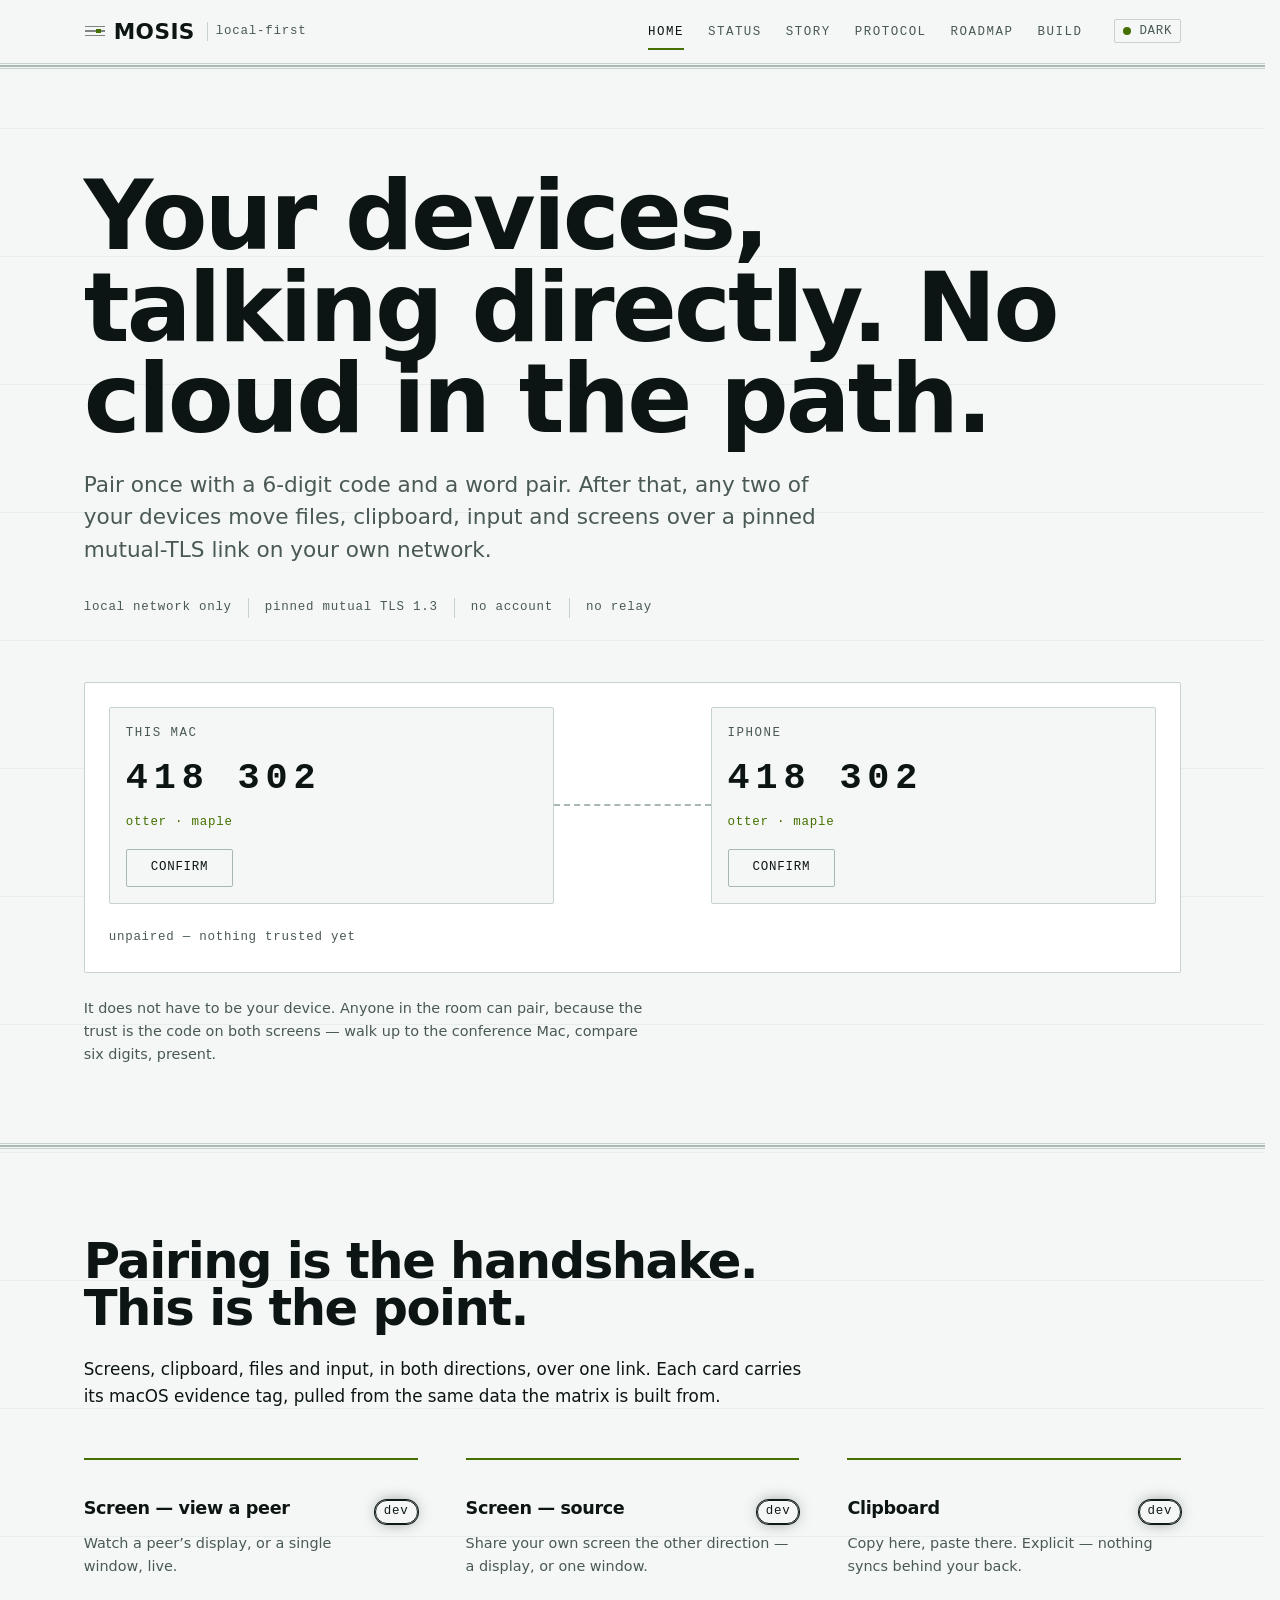
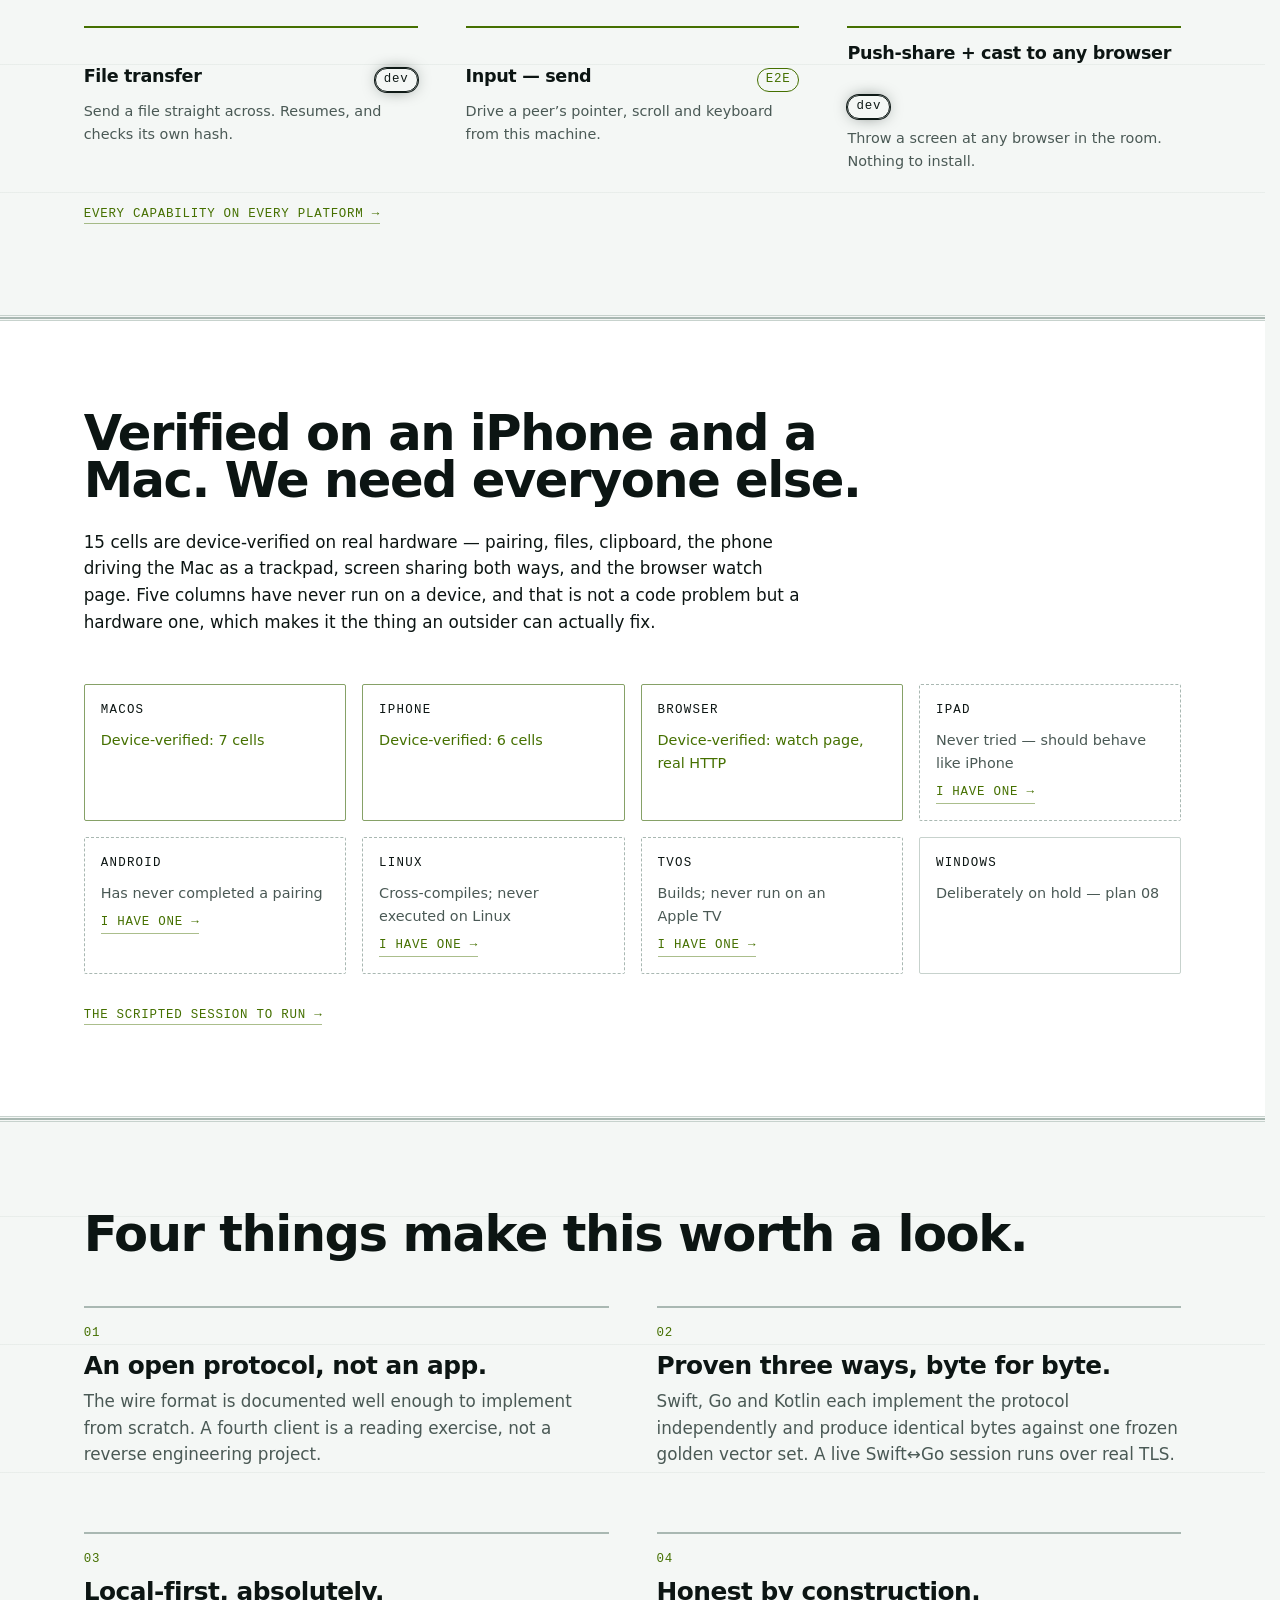
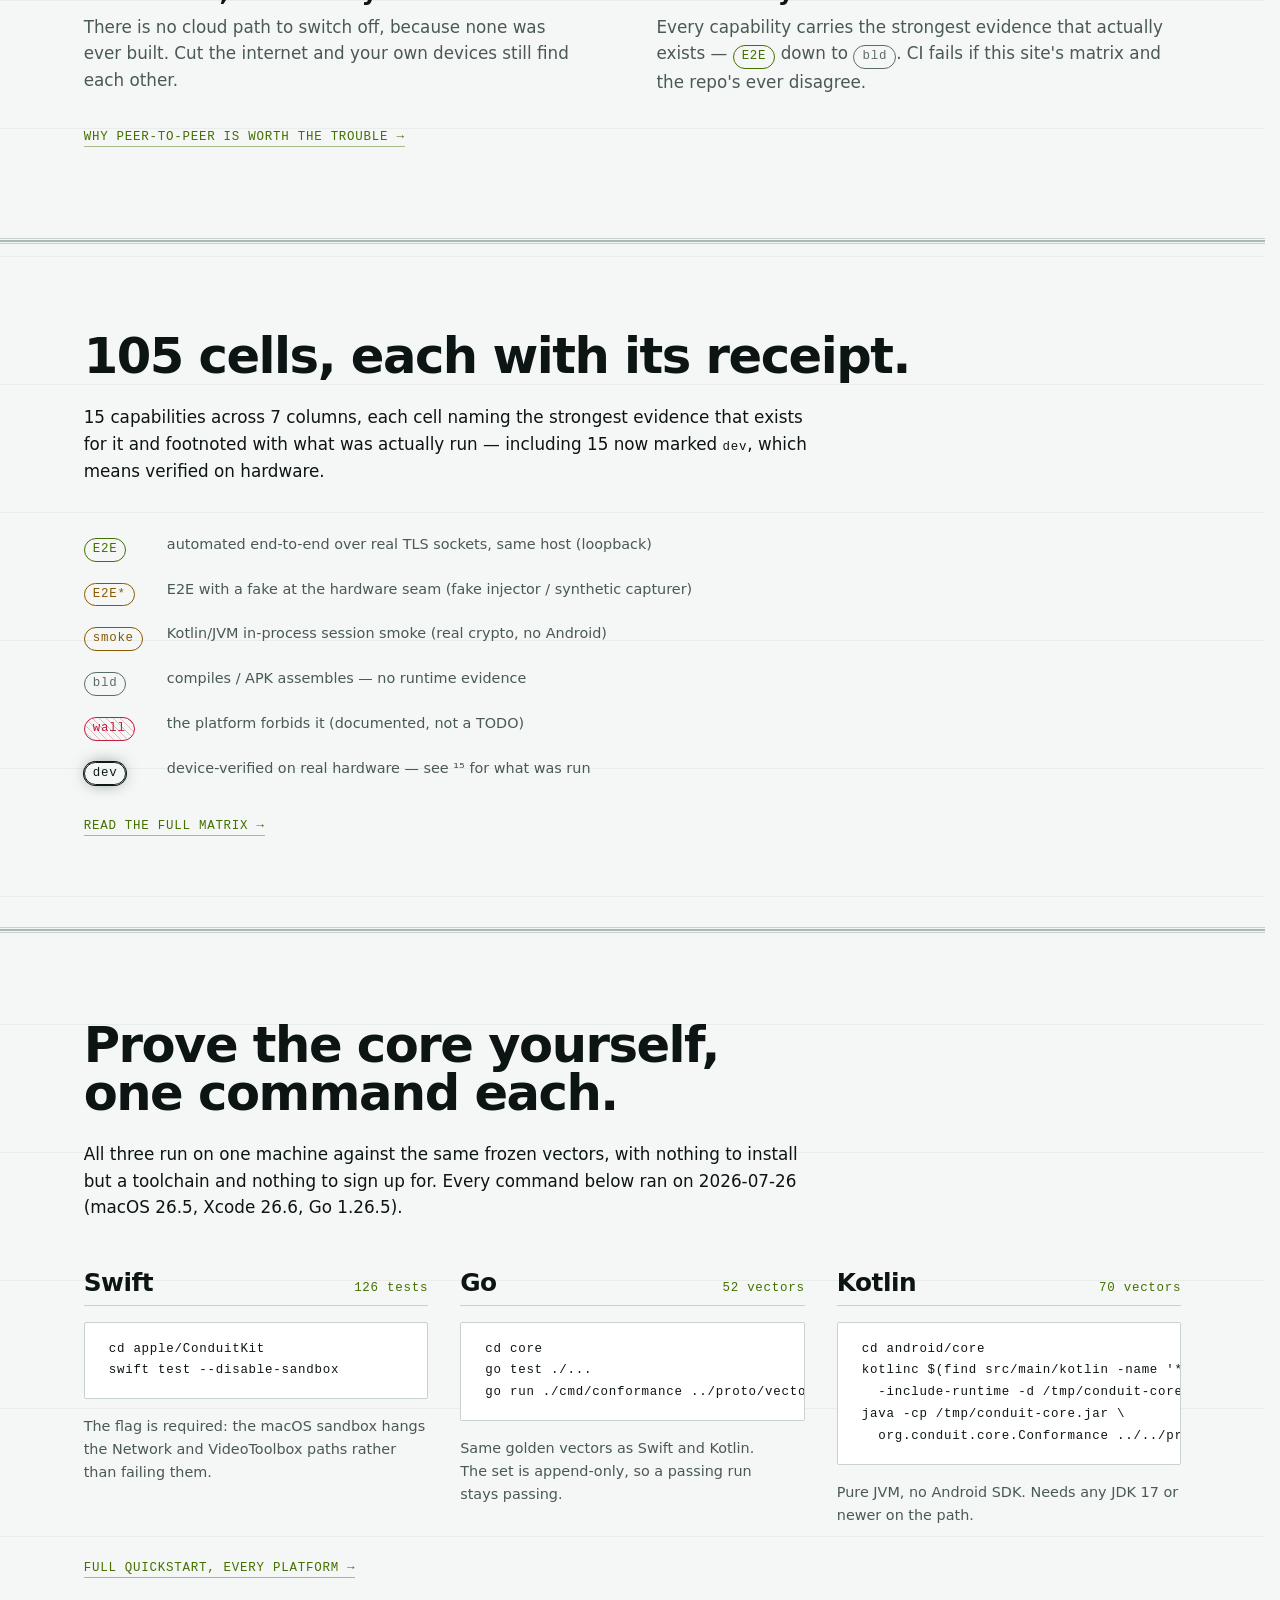
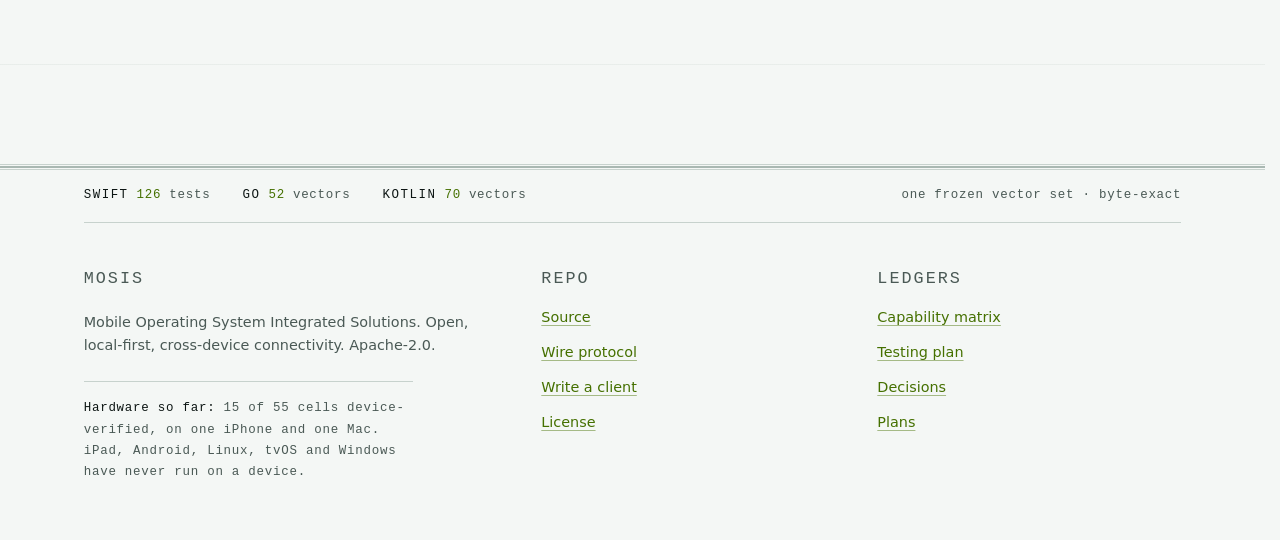
<file: site/index.html>
<!doctype html>
<html lang="en">
  <head>
    <meta charset="utf-8" />
    <meta name="viewport" content="width=device-width, initial-scale=1" />
    <title>MOSIS — your devices, talking directly</title>
    <meta name="description" content="Open, local-first, cross-device connectivity. Pair once, then move files, clipboard, input and screens over a pinned mutual-TLS peer-to-peer link. No cloud, no account, no relay." />
    <meta name="color-scheme" content="dark light" />
    <meta name="theme-color" content="#070b0a" media="(prefers-color-scheme: dark)" />
    <meta name="theme-color" content="#f4f7f5" media="(prefers-color-scheme: light)" />
    <link rel="icon" href="assets/favicon.svg" type="image/svg+xml" />
    <link rel="stylesheet" href="assets/css/tokens.css" />
    <link rel="stylesheet" href="assets/css/base.css" />
    <link rel="stylesheet" href="assets/css/components.css" />
    <!-- Applies a stored theme choice before first paint. Three lines, no
         dependency: prefers-color-scheme covers everyone without it. -->
    <script>
      try {
        var t = localStorage.getItem('mosis-theme');
        if (t === 'light' || t === 'dark') document.documentElement.setAttribute('data-theme', t);
      } catch (e) {}
    </script>
  </head>
  <body>
    <a class="skip-link" href="#main">Skip to content</a>

    <header class="site-head">
      <div class="wrap site-head__bar">
        <a class="brand" href="index.html">
          <svg class="brand__mark" width="22" height="22" viewBox="0 0 22 22" aria-hidden="true" focusable="false">
            <g fill="currentColor" opacity=".5">
              <rect x="1" y="6" width="20" height="1"/>
              <rect x="1" y="10" width="20" height="2"/>
              <rect x="1" y="15" width="20" height="1"/>
            </g>
            <rect x="12" y="9" width="5" height="4" fill="var(--sig)"/>
          </svg>
          <span class="brand__name">MOSIS</span>
          <span class="brand__sub mono">local-first</span>
        </a>
        <nav aria-label="Primary">
          <ul class="nav">
          <li><a href="index.html" aria-current="page">Home</a></li>
          <li><a href="status.html">Status</a></li>
          <li><a href="story.html">Story</a></li>
          <li><a href="protocol.html">Protocol</a></li>
          <li><a href="roadmap.html">Roadmap</a></li>
          <li><a href="build.html">Build</a></li>
          </ul>
        </nav>
        <button class="theme-toggle" type="button" hidden>
          <span class="theme-toggle__dot" aria-hidden="true"></span>
          <span class="theme-toggle__text">light</span>
        </button>
      </div>
      <hr class="rail" />
    </header>

    <main id="main">
      <!-- ── Thesis + the trust model you can touch ────────────────────── -->
      <section class="wrap hero">
        
        <h1>Your devices, talking&nbsp;directly. No cloud in the&nbsp;path.</h1>
        <p class="lede">
          Pair once with a 6-digit code and a word pair. After that, any two of
          your devices move files, clipboard, input and screens over a pinned
          mutual-TLS link on your own network.
        </p>
        <ul class="facts">
          <li>local network only</li>
          <li>pinned mutual TLS 1.3</li>
          <li>no account</li>
          <li>no relay</li>
        </ul>

        <h2 class="sr-only">How pairing works</h2>
        <div class="chip">
          <input class="chip__input" type="checkbox" id="pair-a" />
          <input class="chip__input" type="checkbox" id="pair-b" />
          <div class="chip__grid">
            <div class="chip__side">
              <span class="chip__device">this mac</span>
              <span class="chip__code">418&nbsp;302</span>
              <span class="chip__words">otter · maple</span>
              <label class="chip__confirm" for="pair-a">
                <span class="sr-only">Confirm the pairing code on this Mac</span>
              </label>
            </div>
            <span class="chip__link" aria-hidden="true"></span>
            <div class="chip__side">
              <span class="chip__device">iphone</span>
              <span class="chip__code">418&nbsp;302</span>
              <span class="chip__words">otter · maple</span>
              <label class="chip__confirm" for="pair-b">
                <span class="sr-only">Confirm the pairing code on the iPhone</span>
              </label>
            </div>
          </div>
          <p class="chip__state">
            <span class="state-none">unpaired — nothing trusted yet</span>
            <span class="state-half">one side confirmed — waiting for the other</span>
            <span class="state-paired">paired — pinned mutual TLS from here on</span>
          </p>
        </div>
        <p class="small" style="color: var(--muted); margin-block-start: var(--s-4); max-width: 62ch">
          It does not have to be your device. Anyone in the room can pair, because
          the trust is the code on both screens — walk up to the conference Mac,
          compare six digits, present.
        </p>
      </section>

      <hr class="rail" />

      <!-- ── What it actually does ─────────────────────────────────────── -->
      <section class="wrap">
        <h2>Pairing is the handshake. This is the&nbsp;point.</h2>
        <p>
          Screens, clipboard, files and input, in both directions, over one
          link. Each card carries its macOS evidence tag, pulled from the same
          data the matrix is built from.
        </p>
        <ul class="caps">
          <li class="cap">
            <div class="cap__head">
              <h3>Screen — view a peer</h3>
              <abbr class="tag tag--dev" tabindex="0" aria-describedby="def-dev"
                data-def="device-verified on real hardware — see ¹⁵ for what was run">dev</abbr>
            </div>
            <p>Watch a peer’s display, or a single window, live.</p>
          </li>
          <li class="cap">
            <div class="cap__head">
              <h3>Screen — source</h3>
              <abbr class="tag tag--dev" tabindex="0" aria-describedby="def-dev"
                data-def="device-verified on real hardware — see ¹⁵ for what was run">dev</abbr>
            </div>
            <p>Share your own screen the other direction — a display, or one window.</p>
          </li>
          <li class="cap">
            <div class="cap__head">
              <h3>Clipboard</h3>
              <abbr class="tag tag--dev" tabindex="0" aria-describedby="def-dev"
                data-def="device-verified on real hardware — see ¹⁵ for what was run">dev</abbr>
            </div>
            <p>Copy here, paste there. Explicit — nothing syncs behind your back.</p>
          </li>
          <li class="cap">
            <div class="cap__head">
              <h3>File transfer</h3>
              <abbr class="tag tag--dev" tabindex="0" aria-describedby="def-dev"
                data-def="device-verified on real hardware — see ¹⁵ for what was run">dev</abbr>
            </div>
            <p>Send a file straight across. Resumes, and checks its own hash.</p>
          </li>
          <li class="cap">
            <div class="cap__head">
              <h3>Input — send</h3>
              <abbr class="tag tag--e2e" tabindex="0" aria-describedby="def-e2e"
                data-def="automated end-to-end over real TLS sockets, same host (loopback)">E2E</abbr>
            </div>
            <p>Drive a peer’s pointer, scroll and keyboard from this machine.</p>
          </li>
          <li class="cap">
            <div class="cap__head">
              <h3>Push-share + cast to any browser</h3>
              <abbr class="tag tag--dev" tabindex="0" aria-describedby="def-dev"
                data-def="device-verified on real hardware — see ¹⁵ for what was run">dev</abbr>
            </div>
            <p>Throw a screen at any browser in the room. Nothing to install.</p>
          </li>
        </ul>
        <p class="cta"><a href="status.html">Every capability on every platform →</a></p>
      </section>

      <hr class="rail" />

      <!-- ── The ask ───────────────────────────────────────────────────── -->
      <section class="band">
        <div class="wrap">
          <h2>Verified on an iPhone and a Mac. We need everyone&nbsp;else.</h2>
          <p>
            <span data-total="verified">15</span> cells are
            device-verified on real hardware — pairing, files, clipboard, the
            phone driving the Mac as a trackpad, screen sharing both ways, and
            the browser watch page. Five columns have never run on a device, and
            that is not a code problem but a hardware one, which makes it the
            thing an outsider can actually fix.
          </p>
        <ul class="coverage">
          <li class="cov cov--run">
            <span class="cov__name">macOS</span>
            <span class="cov__state">Device-verified: 7 cells</span>
          </li>
          <li class="cov cov--run">
            <span class="cov__name">iPhone</span>
            <span class="cov__state">Device-verified: 6 cells</span>
          </li>
          <li class="cov cov--run">
            <span class="cov__name">Browser</span>
            <span class="cov__state">Device-verified: watch page, real HTTP</span>
          </li>
          <li class="cov cov--open">
            <span class="cov__name">iPad</span>
            <span class="cov__state">Never tried — should behave like iPhone</span>
            <a class="cov__ask" href="https://github.com/SnoobieJunes/mosis/issues/new?title=Device%20report%3A%20iPad">I have one →</a>
          </li>
          <li class="cov cov--open">
            <span class="cov__name">Android</span>
            <span class="cov__state">Has never completed a pairing</span>
            <a class="cov__ask" href="https://github.com/SnoobieJunes/mosis/issues/new?title=Device%20report%3A%20Android">I have one →</a>
          </li>
          <li class="cov cov--open">
            <span class="cov__name">Linux</span>
            <span class="cov__state">Cross-compiles; never executed on Linux</span>
            <a class="cov__ask" href="https://github.com/SnoobieJunes/mosis/issues/new?title=Device%20report%3A%20Linux">I have one →</a>
          </li>
          <li class="cov cov--open">
            <span class="cov__name">tvOS</span>
            <span class="cov__state">Builds; never run on an Apple TV</span>
            <a class="cov__ask" href="https://github.com/SnoobieJunes/mosis/issues/new?title=Device%20report%3A%20tvOS">I have one →</a>
          </li>
          <li class="cov cov--hold">
            <span class="cov__name">Windows</span>
            <span class="cov__state">Deliberately on hold — plan 08</span>
          </li>
        </ul>
          <p class="cta">
            <a href="https://github.com/SnoobieJunes/mosis/blob/main/docs/DEVICE_CHECKLIST.md">The scripted session to run →</a>
          </p>
        </div>
      </section>

      <hr class="rail" />

      <!-- ── The four claims ───────────────────────────────────────────── -->
      <section class="wrap">
        <h2>Four things make this worth a&nbsp;look.</h2>
        <ol class="claims">
          <li class="claim">
            <span class="claim__n mono">01</span>
            <h3>An open protocol, not an app.</h3>
            <p>
              The wire format is documented well enough to implement from
              scratch. A fourth client is a reading exercise, not a reverse
              engineering project.
            </p>
          </li>
          <li class="claim">
            <span class="claim__n mono">02</span>
            <h3>Proven three ways, byte for byte.</h3>
            <p>
              Swift, Go and Kotlin each implement the protocol independently and
              produce identical bytes against one frozen golden vector set. A
              live Swift↔Go session runs over real TLS.
            </p>
          </li>
          <li class="claim">
            <span class="claim__n mono">03</span>
            <h3>Local-first, absolutely.</h3>
            <p>
              There is no cloud path to switch off, because none was ever built.
              Cut the internet and your own devices still find each other.
            </p>
          </li>
          <li class="claim">
            <span class="claim__n mono">04</span>
            <h3>Honest by construction.</h3>
            <p>
              Every capability carries the strongest evidence that actually
              exists —
              <abbr class="tag tag--e2e" tabindex="0" aria-describedby="def-e2e"
                data-def="automated end-to-end over real TLS sockets, same host (loopback)">E2E</abbr>
              down to
              <abbr class="tag tag--bld" tabindex="0" aria-describedby="def-bld"
                data-def="compiles / APK assembles — no runtime evidence">bld</abbr>.
              CI fails if this site's matrix and the repo's ever disagree.
            </p>
          </li>
        </ol>
        <p class="cta"><a href="story.html">Why peer-to-peer is worth the trouble →</a></p>
      </section>

      <hr class="rail" />

      <!-- ── Matrix teaser ─────────────────────────────────────────────── -->
      <section class="wrap">
        <h2><span data-total="cells">105</span> cells, each with its&nbsp;receipt.</h2>
        <p>
          <span data-total="rows">15</span> capabilities across
          <span data-total="platforms">7</span> columns, each cell naming the
          strongest evidence that exists for it and footnoted with what was
          actually run — including <span data-total="verified">15</span> now
          marked <code>dev</code>, which means verified on hardware.
        </p>

        <dl class="legend" style="margin-block-start: var(--s-6)">
          <dt><span class="tag tag--e2e">E2E</span></dt>
          <dd id="def-e2e">automated end-to-end over real TLS sockets, same host (loopback)</dd>
          <dt><span class="tag tag--e2e-fake">E2E*</span></dt>
          <dd id="def-e2e-fake">E2E with a fake at the hardware seam (fake injector / synthetic capturer)</dd>
          <dt><span class="tag tag--smoke">smoke</span></dt>
          <dd id="def-smoke">Kotlin/JVM in-process session smoke (real crypto, no Android)</dd>
          <dt><span class="tag tag--bld">bld</span></dt>
          <dd id="def-bld">compiles / APK assembles — no runtime evidence</dd>
          <dt><span class="tag tag--wall">wall</span></dt>
          <dd id="def-wall">the platform forbids it (documented, not a TODO)</dd>
          <dt><span class="tag tag--dev">dev</span></dt>
          <dd id="def-dev">device-verified on real hardware — see ¹⁵ for what was run</dd>
        </dl>

        <p class="cta"><a href="status.html">Read the full matrix →</a></p>
      </section>

      <hr class="rail" />

      <!-- ── Quickstart ────────────────────────────────────────────────── -->
      <section class="wrap">
        <h2>Prove the core yourself, one command&nbsp;each.</h2>
        <p>
          All three run on one machine against the same frozen vectors, with
          nothing to install but a toolchain and nothing to sign up for. Every
          command below ran on 2026-07-26 (macOS 26.5, Xcode 26.6, Go 1.26.5).
        </p>

        <div class="quickstart">
          <div>
            <h3>Swift <small><span data-fig="swift">126</span> tests</small></h3>
            <pre class="code" data-source="readme"><code>cd apple/ConduitKit
swift test --disable-sandbox</code></pre>
            <p class="small" style="color: var(--muted); margin-block-start: var(--s-3)">
              The flag is required: the macOS sandbox hangs the Network and
              VideoToolbox paths rather than failing them.
            </p>
          </div>
          <div>
            <h3>Go <small><span data-fig="go">52</span> vectors</small></h3>
            <pre class="code" data-source="readme"><code>cd core
go test ./...
go run ./cmd/conformance ../proto/vectors</code></pre>
            <p class="small" style="color: var(--muted); margin-block-start: var(--s-3)">
              Same golden vectors as Swift and Kotlin. The set is append-only, so
              a passing run stays passing.
            </p>
          </div>
          <div>
            <h3>Kotlin <small><span data-fig="kotlin">70</span> vectors</small></h3>
            <pre class="code" data-source="readme"><code>cd android/core
kotlinc $(find src/main/kotlin -name '*.kt') \
  -include-runtime -d /tmp/conduit-core.jar
java -cp /tmp/conduit-core.jar \
  org.conduit.core.Conformance ../../proto/vectors</code></pre>
            <p class="small" style="color: var(--muted); margin-block-start: var(--s-3)">
              Pure JVM, no Android SDK. Needs any JDK 17 or newer on the path.
            </p>
          </div>
        </div>

        <p class="cta"><a href="build.html">Full quickstart, every platform →</a></p>
      </section>
    </main>

    <footer class="site-foot">
      <hr class="rail" />
      <div class="wrap">
        <p class="seal">
          <span class="seal__impl"><b>Swift</b> <em data-fig="swift">126</em> tests</span>
          <span class="seal__impl"><b>Go</b> <em data-fig="go">52</em> vectors</span>
          <span class="seal__impl"><b>Kotlin</b> <em data-fig="kotlin">70</em> vectors</span>
          <span class="seal__note">one frozen vector set · byte-exact</span>
        </p>
      </div>
      <div class="wrap site-foot__grid">
        <div>
          <h2>MOSIS</h2>
          <p class="foot-note">
            Mobile Operating System Integrated Solutions. Open, local-first,
            cross-device connectivity. Apache-2.0.
          </p>
          <p class="foot-status">
            <b>Hardware so far:</b> 15 of 55
            cells device-verified, on one iPhone and one Mac. iPad, Android,
            Linux, tvOS and Windows have never run on a device.
          </p>
        </div>
        <div>
          <h2>Repo</h2>
          <ul>
            <li><a href="https://github.com/SnoobieJunes/mosis">Source</a></li>
            <li><a href="https://github.com/SnoobieJunes/mosis/blob/main/docs/protocol.md">Wire protocol</a></li>
            <li><a href="https://github.com/SnoobieJunes/mosis/blob/main/docs/IMPLEMENTORS.md">Write a client</a></li>
            <li><a href="https://github.com/SnoobieJunes/mosis/blob/main/LICENSE">License</a></li>
          </ul>
        </div>
        <div>
          <h2>Ledgers</h2>
          <ul>
            <li><a href="status.html">Capability matrix</a></li>
            <li><a href="https://github.com/SnoobieJunes/mosis/blob/main/docs/TESTING_PLAN.md">Testing plan</a></li>
            <li><a href="https://github.com/SnoobieJunes/mosis/tree/main/docs/adr">Decisions</a></li>
            <li><a href="https://github.com/SnoobieJunes/mosis/tree/main/docs/plans">Plans</a></li>
          </ul>
        </div>
      </div>
    </footer>

    <script type="module" src="assets/js/theme.js"></script>
    <script type="module" src="assets/js/lanes.js"></script>
  </body>
</html>
</file>
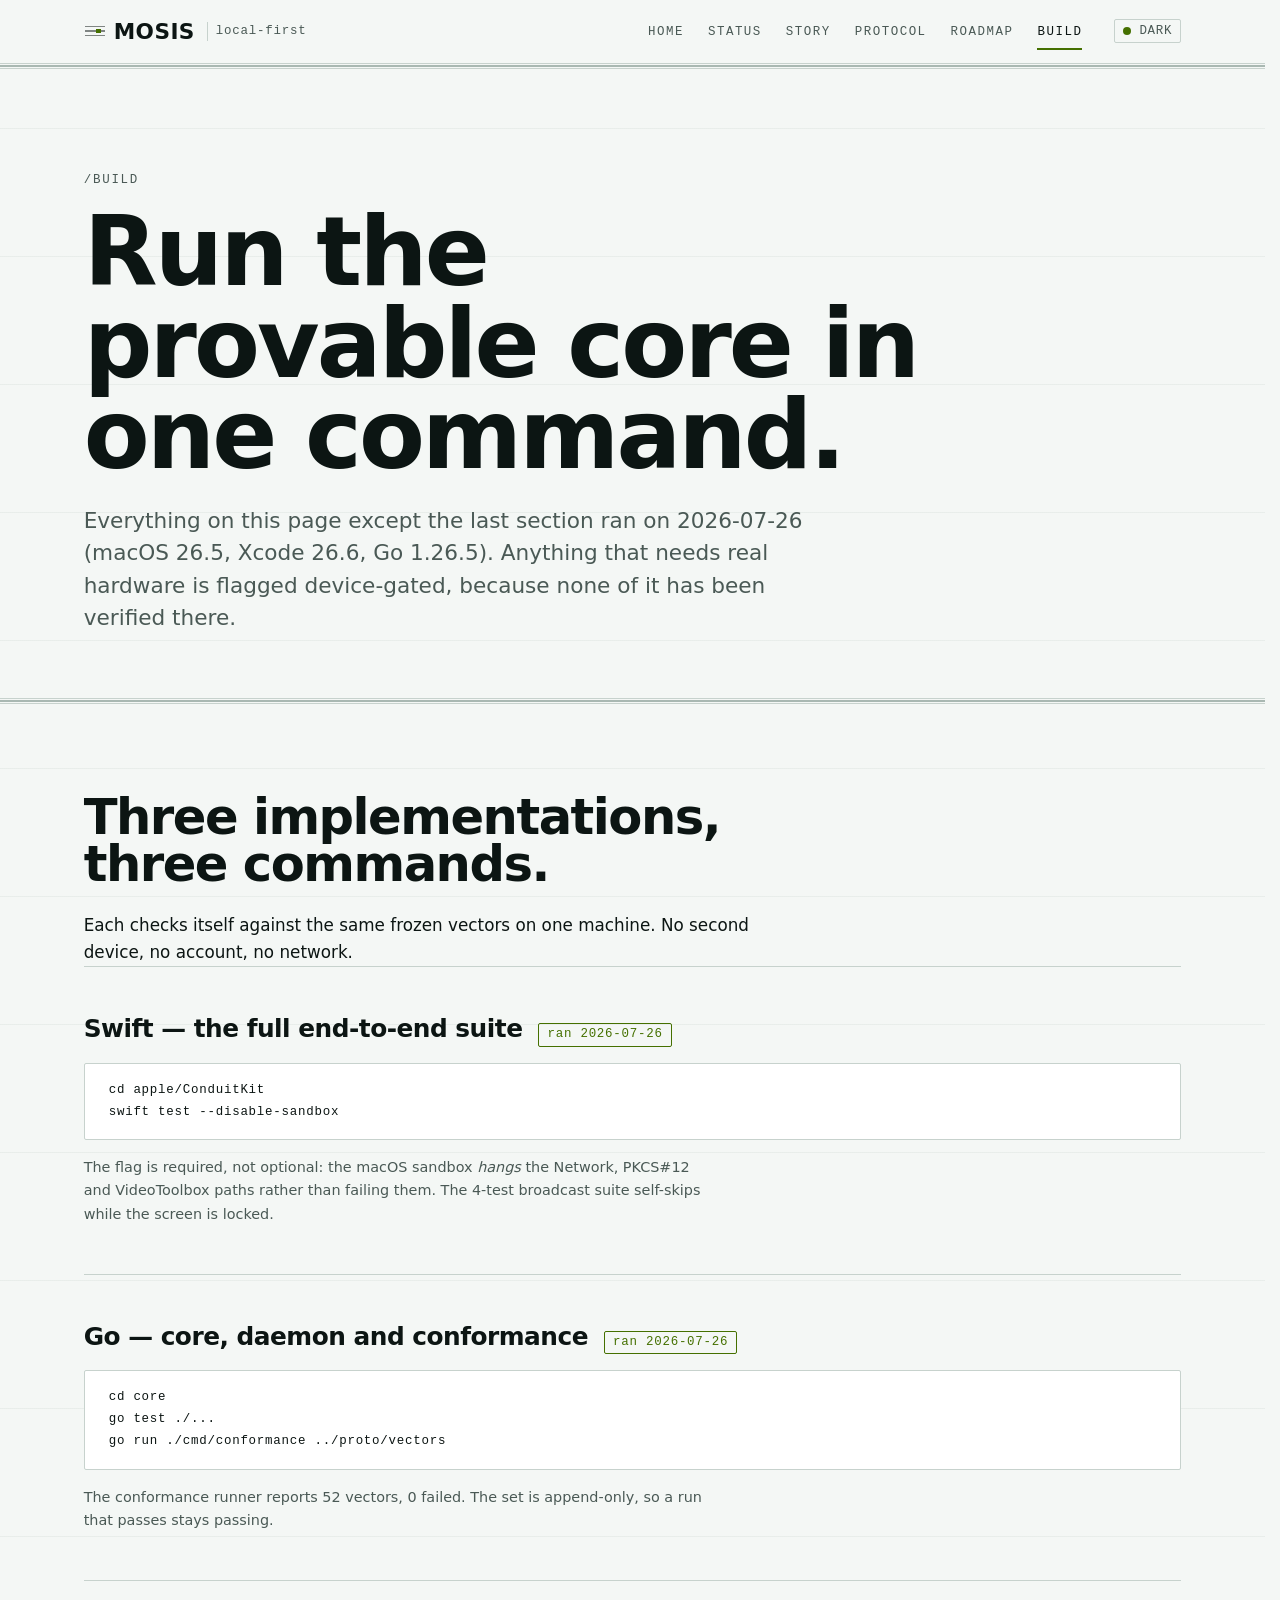
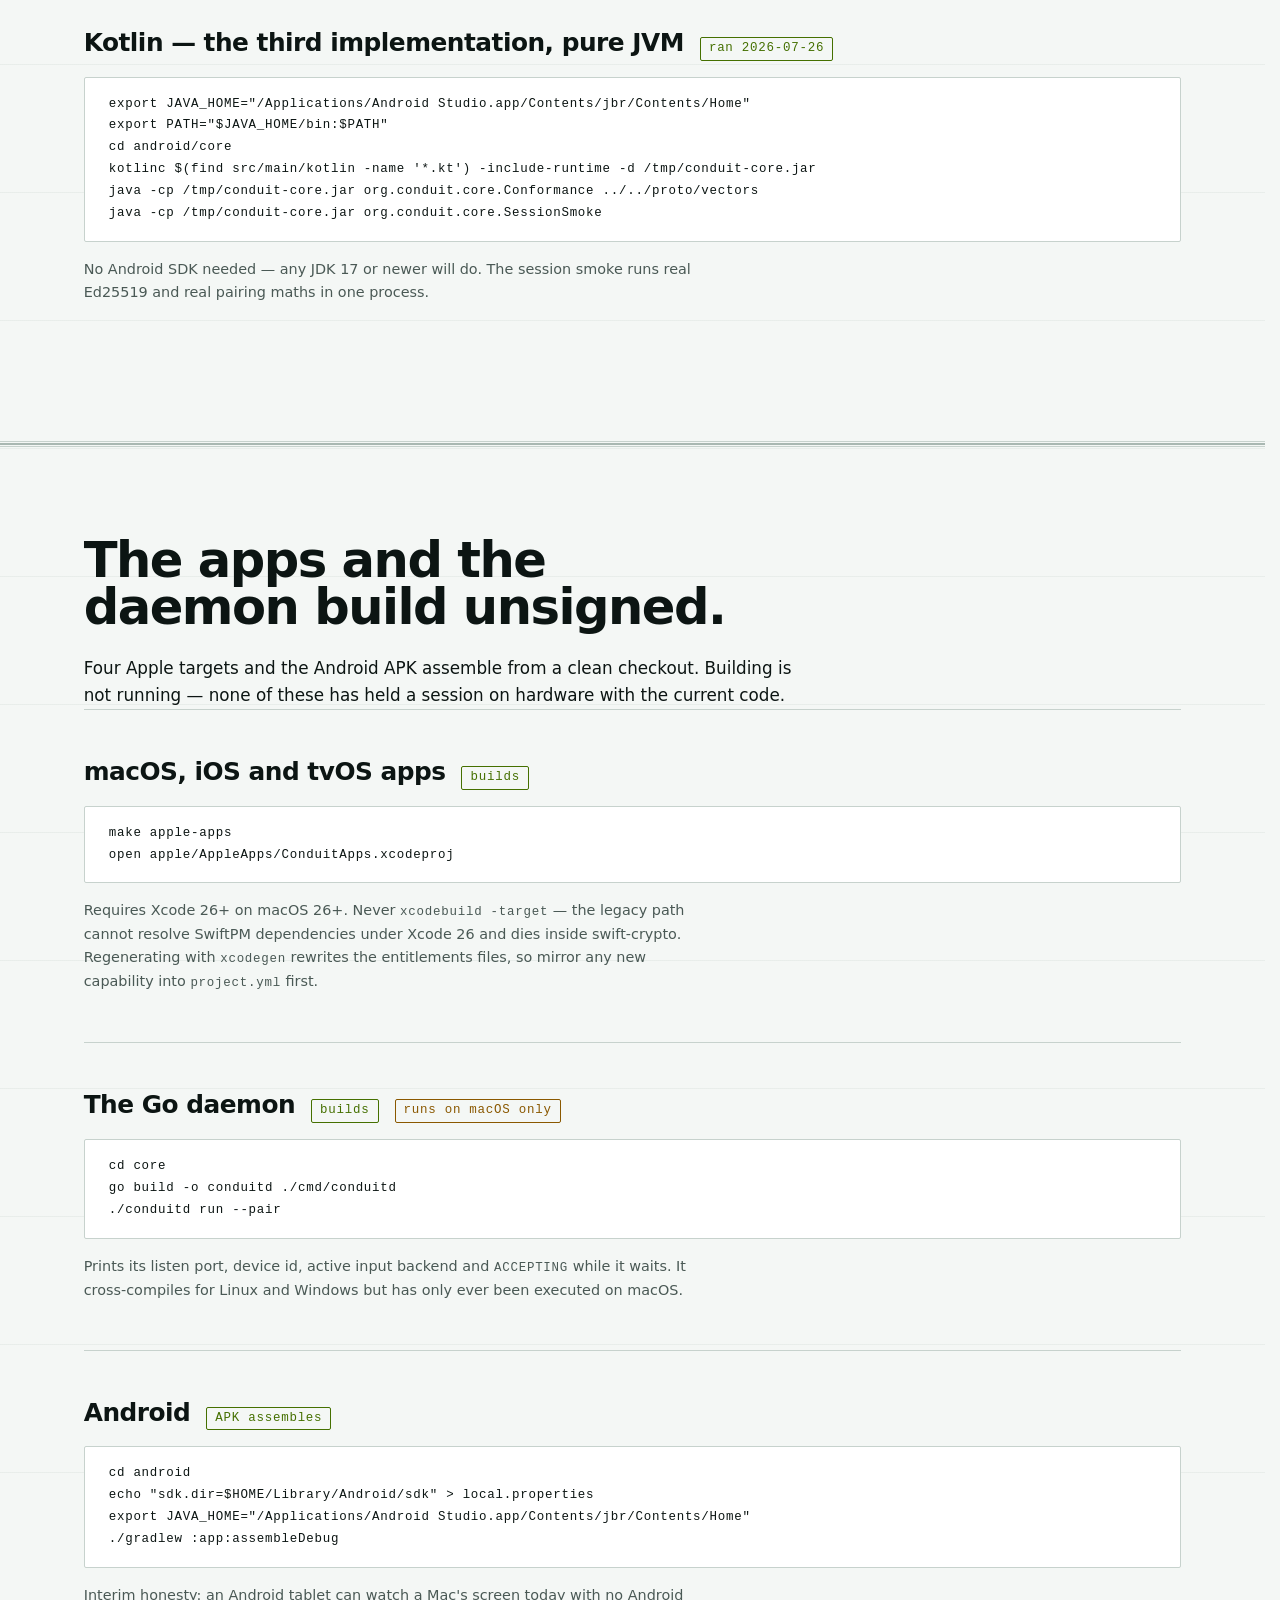
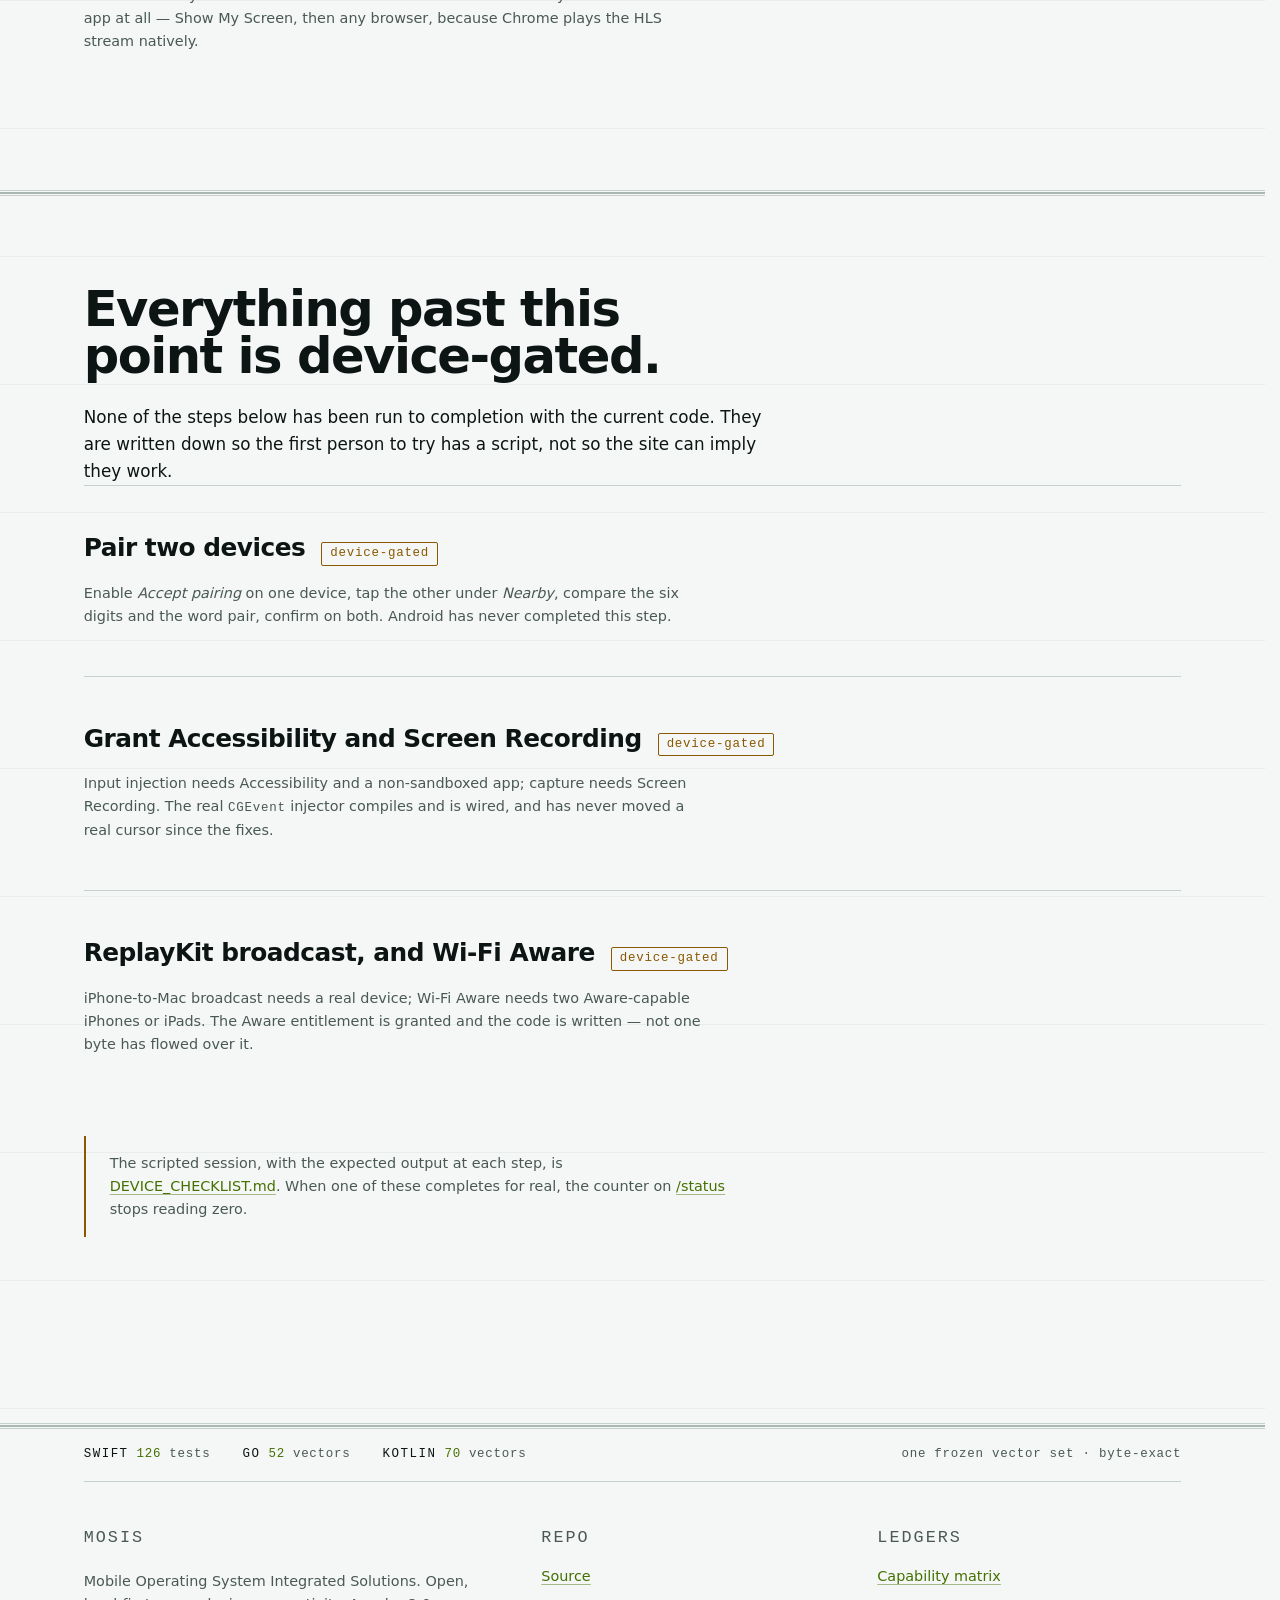
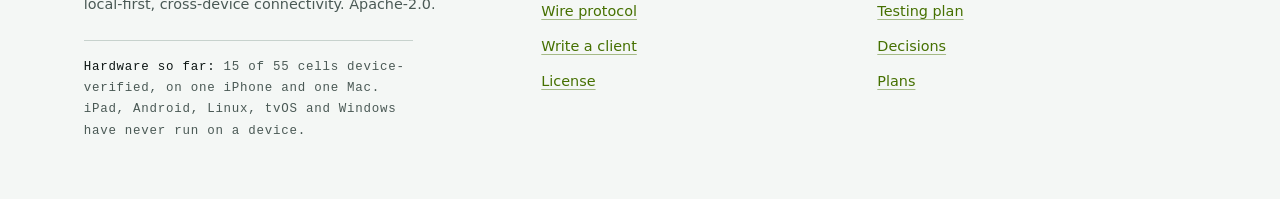
<file: site/build.html>
<!doctype html>
<html lang="en">
  <head>
    <meta charset="utf-8" />
    <meta name="viewport" content="width=device-width, initial-scale=1" />
    <title>Build — MOSIS</title>
    <meta name="description" content="Copy-paste quickstart per platform, with every device-gated step flagged as unverified." />
    <meta name="color-scheme" content="dark light" />
    <meta name="theme-color" content="#070b0a" media="(prefers-color-scheme: dark)" />
    <meta name="theme-color" content="#f4f7f5" media="(prefers-color-scheme: light)" />
    <link rel="icon" href="assets/favicon.svg" type="image/svg+xml" />
    <link rel="stylesheet" href="assets/css/tokens.css" />
    <link rel="stylesheet" href="assets/css/base.css" />
    <link rel="stylesheet" href="assets/css/components.css" />
    <!-- Applies a stored theme choice before first paint. Three lines, no
         dependency: prefers-color-scheme covers everyone without it. -->
    <script>
      try {
        var t = localStorage.getItem('mosis-theme');
        if (t === 'light' || t === 'dark') document.documentElement.setAttribute('data-theme', t);
      } catch (e) {}
    </script>
  </head>
  <body>
    <a class="skip-link" href="#main">Skip to content</a>

    <header class="site-head">
      <div class="wrap site-head__bar">
        <a class="brand" href="index.html">
          <svg class="brand__mark" width="22" height="22" viewBox="0 0 22 22" aria-hidden="true" focusable="false">
            <g fill="currentColor" opacity=".5">
              <rect x="1" y="6" width="20" height="1"/>
              <rect x="1" y="10" width="20" height="2"/>
              <rect x="1" y="15" width="20" height="1"/>
            </g>
            <rect x="12" y="9" width="5" height="4" fill="var(--sig)"/>
          </svg>
          <span class="brand__name">MOSIS</span>
          <span class="brand__sub mono">local-first</span>
        </a>
        <nav aria-label="Primary">
          <ul class="nav">
          <li><a href="index.html">Home</a></li>
          <li><a href="status.html">Status</a></li>
          <li><a href="story.html">Story</a></li>
          <li><a href="protocol.html">Protocol</a></li>
          <li><a href="roadmap.html">Roadmap</a></li>
          <li><a href="build.html" aria-current="page">Build</a></li>
          </ul>
        </nav>
        <button class="theme-toggle" type="button" hidden>
          <span class="theme-toggle__dot" aria-hidden="true"></span>
          <span class="theme-toggle__text">light</span>
        </button>
      </div>
      <hr class="rail" />
    </header>

    <main id="main">
      <div class="wrap page-head">
        <span class="label">/build</span>
        <h1>Run the provable core in one&nbsp;command.</h1>
        <p class="lede">
          Everything on this page except the last section ran on 2026-07-26
          (macOS 26.5, Xcode 26.6, Go 1.26.5). Anything that needs real hardware
          is flagged device-gated, because none of it has been verified there.
        </p>
      </div>

      <hr class="rail" />

      <section class="wrap">
        <h2>Three implementations, three&nbsp;commands.</h2>
        <p>
          Each checks itself against the same frozen vectors on one machine. No
          second device, no account, no network.
        </p>

        <div class="steps">
          <div class="step">
            <div class="step__head">
              <h3>Swift — the full end-to-end suite</h3>
              <span class="mark mark--done">ran 2026-07-26</span>
            </div>
            <div class="codeblock">
              <pre class="code" data-source="readme"><code>cd apple/ConduitKit
swift test --disable-sandbox</code></pre>
              <button class="copy" type="button" hidden aria-label="Copy the Swift test commands">copy</button>
            </div>
            <p>
              The flag is required, not optional: the macOS sandbox
              <em>hangs</em> the Network, PKCS#12 and VideoToolbox paths rather
              than failing them. The 4-test broadcast suite self-skips while the
              screen is locked.
            </p>
          </div>

          <div class="step">
            <div class="step__head">
              <h3>Go — core, daemon and conformance</h3>
              <span class="mark mark--done">ran 2026-07-26</span>
            </div>
            <div class="codeblock">
              <pre class="code" data-source="readme"><code>cd core
go test ./...
go run ./cmd/conformance ../proto/vectors</code></pre>
              <button class="copy" type="button" hidden aria-label="Copy the Go test commands">copy</button>
            </div>
            <p>
              The conformance runner reports 52 vectors, 0 failed. The set is
              append-only, so a run that passes stays passing.
            </p>
          </div>

          <div class="step">
            <div class="step__head">
              <h3>Kotlin — the third implementation, pure JVM</h3>
              <span class="mark mark--done">ran 2026-07-26</span>
            </div>
            <div class="codeblock">
              <pre class="code" data-source="readme"><code>export JAVA_HOME="/Applications/Android Studio.app/Contents/jbr/Contents/Home"
export PATH="$JAVA_HOME/bin:$PATH"
cd android/core
kotlinc $(find src/main/kotlin -name '*.kt') -include-runtime -d /tmp/conduit-core.jar
java -cp /tmp/conduit-core.jar org.conduit.core.Conformance ../../proto/vectors
java -cp /tmp/conduit-core.jar org.conduit.core.SessionSmoke</code></pre>
              <button class="copy" type="button" hidden aria-label="Copy the Kotlin conformance commands">copy</button>
            </div>
            <p>
              No Android SDK needed — any JDK 17 or newer will do. The session
              smoke runs real Ed25519 and real pairing maths in one process.
            </p>
          </div>
        </div>
      </section>

      <hr class="rail" />

      <section class="wrap">
        <h2>The apps and the daemon build&nbsp;unsigned.</h2>
        <p>
          Four Apple targets and the Android APK assemble from a clean checkout.
          Building is not running — none of these has held a session on hardware
          with the current code.
        </p>

        <div class="steps">
          <div class="step">
            <div class="step__head">
              <h3>macOS, iOS and tvOS apps</h3>
              <span class="mark mark--done">builds</span>
            </div>
            <div class="codeblock">
              <pre class="code" data-source="readme"><code>make apple-apps
open apple/AppleApps/ConduitApps.xcodeproj</code></pre>
              <button class="copy" type="button" hidden aria-label="Copy the Apple apps commands">copy</button>
            </div>
            <p>
              Requires Xcode 26+ on macOS 26+. Never
              <code>xcodebuild -target</code> — the legacy path cannot resolve
              SwiftPM dependencies under Xcode 26 and dies inside swift-crypto.
              Regenerating with <code>xcodegen</code> rewrites the entitlements
              files, so mirror any new capability into
              <code>project.yml</code> first.
            </p>
          </div>

          <div class="step">
            <div class="step__head">
              <h3>The Go daemon</h3>
              <span class="mark mark--done">builds</span>
              <span class="mark mark--part">runs on macOS only</span>
            </div>
            <div class="codeblock">
              <pre class="code" data-source="readme"><code>cd core
go build -o conduitd ./cmd/conduitd
./conduitd run --pair</code></pre>
              <button class="copy" type="button" hidden aria-label="Copy the Go daemon commands">copy</button>
            </div>
            <p>
              Prints its listen port, device id, active input backend and
              <code>ACCEPTING</code> while it waits. It cross-compiles for Linux
              and Windows but has only ever been executed on macOS.
            </p>
          </div>

          <div class="step">
            <div class="step__head">
              <h3>Android</h3>
              <span class="mark mark--done">APK assembles</span>
            </div>
            <div class="codeblock">
              <pre class="code" data-source="readme"><code>cd android
echo "sdk.dir=$HOME/Library/Android/sdk" &gt; local.properties
export JAVA_HOME="/Applications/Android Studio.app/Contents/jbr/Contents/Home"
./gradlew :app:assembleDebug</code></pre>
              <button class="copy" type="button" hidden aria-label="Copy the Android build commands">copy</button>
            </div>
            <p>
              Interim honesty: an Android tablet can watch a Mac's screen today
              with no Android app at all — Show My Screen, then any browser,
              because Chrome plays the HLS stream natively.
            </p>
          </div>
        </div>
      </section>

      <hr class="rail" />

      <section class="wrap">
        <h2>Everything past this point is&nbsp;device-gated.</h2>
        <p>
          None of the steps below has been run to completion with the current
          code. They are written down so the first person to try has a script,
          not so the site can imply they work.
        </p>

        <div class="steps">
          <div class="step">
            <div class="step__head">
              <h3>Pair two devices</h3>
              <span class="mark mark--part">device-gated</span>
            </div>
            <p>
              Enable <em>Accept pairing</em> on one device, tap the other under
              <em>Nearby</em>, compare the six digits and the word pair, confirm
              on both. Android has never completed this step.
            </p>
          </div>

          <div class="step">
            <div class="step__head">
              <h3>Grant Accessibility and Screen Recording</h3>
              <span class="mark mark--part">device-gated</span>
            </div>
            <p>
              Input injection needs Accessibility and a non-sandboxed app;
              capture needs Screen Recording. The real
              <code>CGEvent</code> injector compiles and is wired, and has never
              moved a real cursor since the fixes.
            </p>
          </div>

          <div class="step">
            <div class="step__head">
              <h3>ReplayKit broadcast, and Wi-Fi Aware</h3>
              <span class="mark mark--part">device-gated</span>
            </div>
            <p>
              iPhone-to-Mac broadcast needs a real device; Wi-Fi Aware needs two
              Aware-capable iPhones or iPads. The Aware entitlement is granted
              and the code is written — not one byte has flowed over it.
            </p>
          </div>
        </div>

        <div class="gated">
          <p>
            The scripted session, with the expected output at each step, is
            <a href="https://github.com/SnoobieJunes/mosis/blob/main/docs/DEVICE_CHECKLIST.md">DEVICE_CHECKLIST.md</a>. When
            one of these completes for real, the counter on
            <a href="status.html">/status</a> stops reading zero.
          </p>
        </div>
      </section>
    </main>

    <footer class="site-foot">
      <hr class="rail" />
      <div class="wrap">
        <p class="seal">
          <span class="seal__impl"><b>Swift</b> <em data-fig="swift">126</em> tests</span>
          <span class="seal__impl"><b>Go</b> <em data-fig="go">52</em> vectors</span>
          <span class="seal__impl"><b>Kotlin</b> <em data-fig="kotlin">70</em> vectors</span>
          <span class="seal__note">one frozen vector set · byte-exact</span>
        </p>
      </div>
      <div class="wrap site-foot__grid">
        <div>
          <h2>MOSIS</h2>
          <p class="foot-note">
            Mobile Operating System Integrated Solutions. Open, local-first,
            cross-device connectivity. Apache-2.0.
          </p>
          <p class="foot-status">
            <b>Hardware so far:</b> 15 of 55
            cells device-verified, on one iPhone and one Mac. iPad, Android,
            Linux, tvOS and Windows have never run on a device.
          </p>
        </div>
        <div>
          <h2>Repo</h2>
          <ul>
            <li><a href="https://github.com/SnoobieJunes/mosis">Source</a></li>
            <li><a href="https://github.com/SnoobieJunes/mosis/blob/main/docs/protocol.md">Wire protocol</a></li>
            <li><a href="https://github.com/SnoobieJunes/mosis/blob/main/docs/IMPLEMENTORS.md">Write a client</a></li>
            <li><a href="https://github.com/SnoobieJunes/mosis/blob/main/LICENSE">License</a></li>
          </ul>
        </div>
        <div>
          <h2>Ledgers</h2>
          <ul>
            <li><a href="status.html">Capability matrix</a></li>
            <li><a href="https://github.com/SnoobieJunes/mosis/blob/main/docs/TESTING_PLAN.md">Testing plan</a></li>
            <li><a href="https://github.com/SnoobieJunes/mosis/tree/main/docs/adr">Decisions</a></li>
            <li><a href="https://github.com/SnoobieJunes/mosis/tree/main/docs/plans">Plans</a></li>
          </ul>
        </div>
      </div>
    </footer>

    <script type="module" src="assets/js/theme.js"></script>
    <script type="module" src="assets/js/lanes.js"></script>
    <script type="module" src="assets/js/copy.js"></script>
  </body>
</html>
</file>
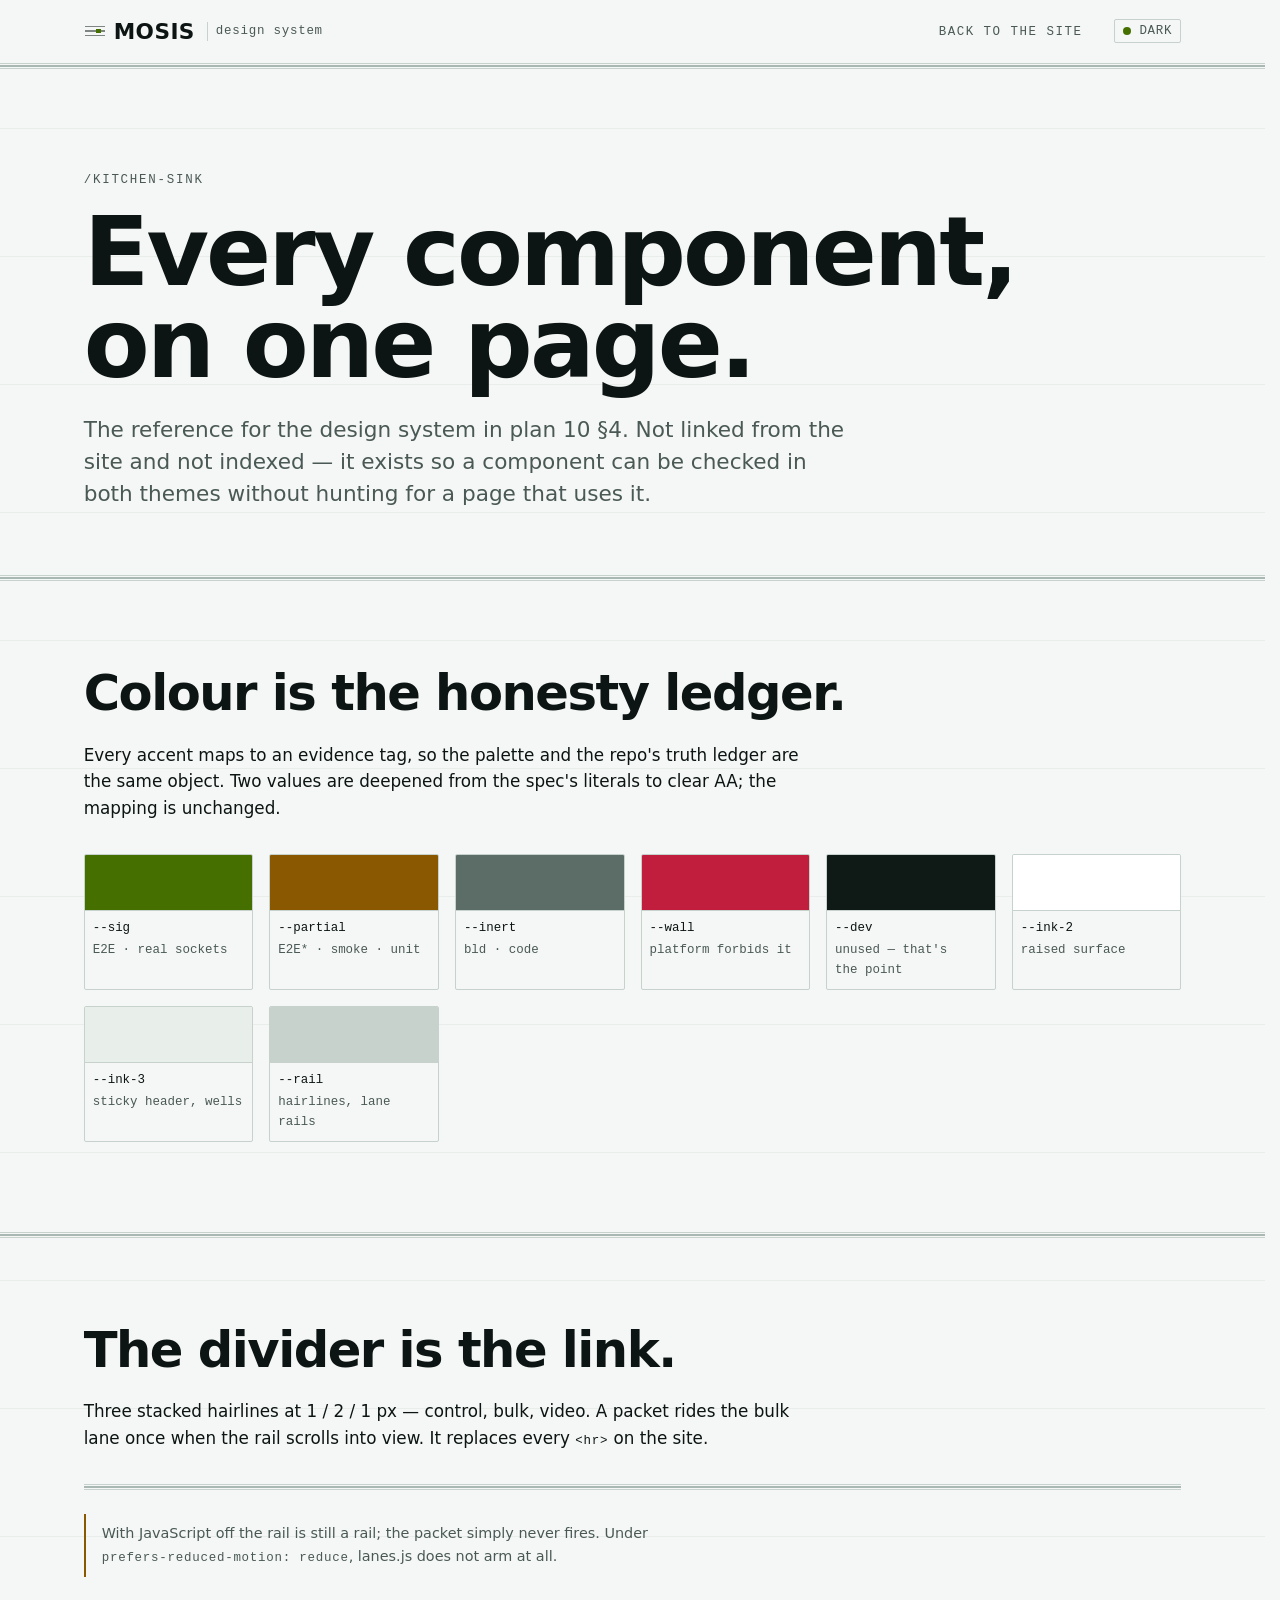
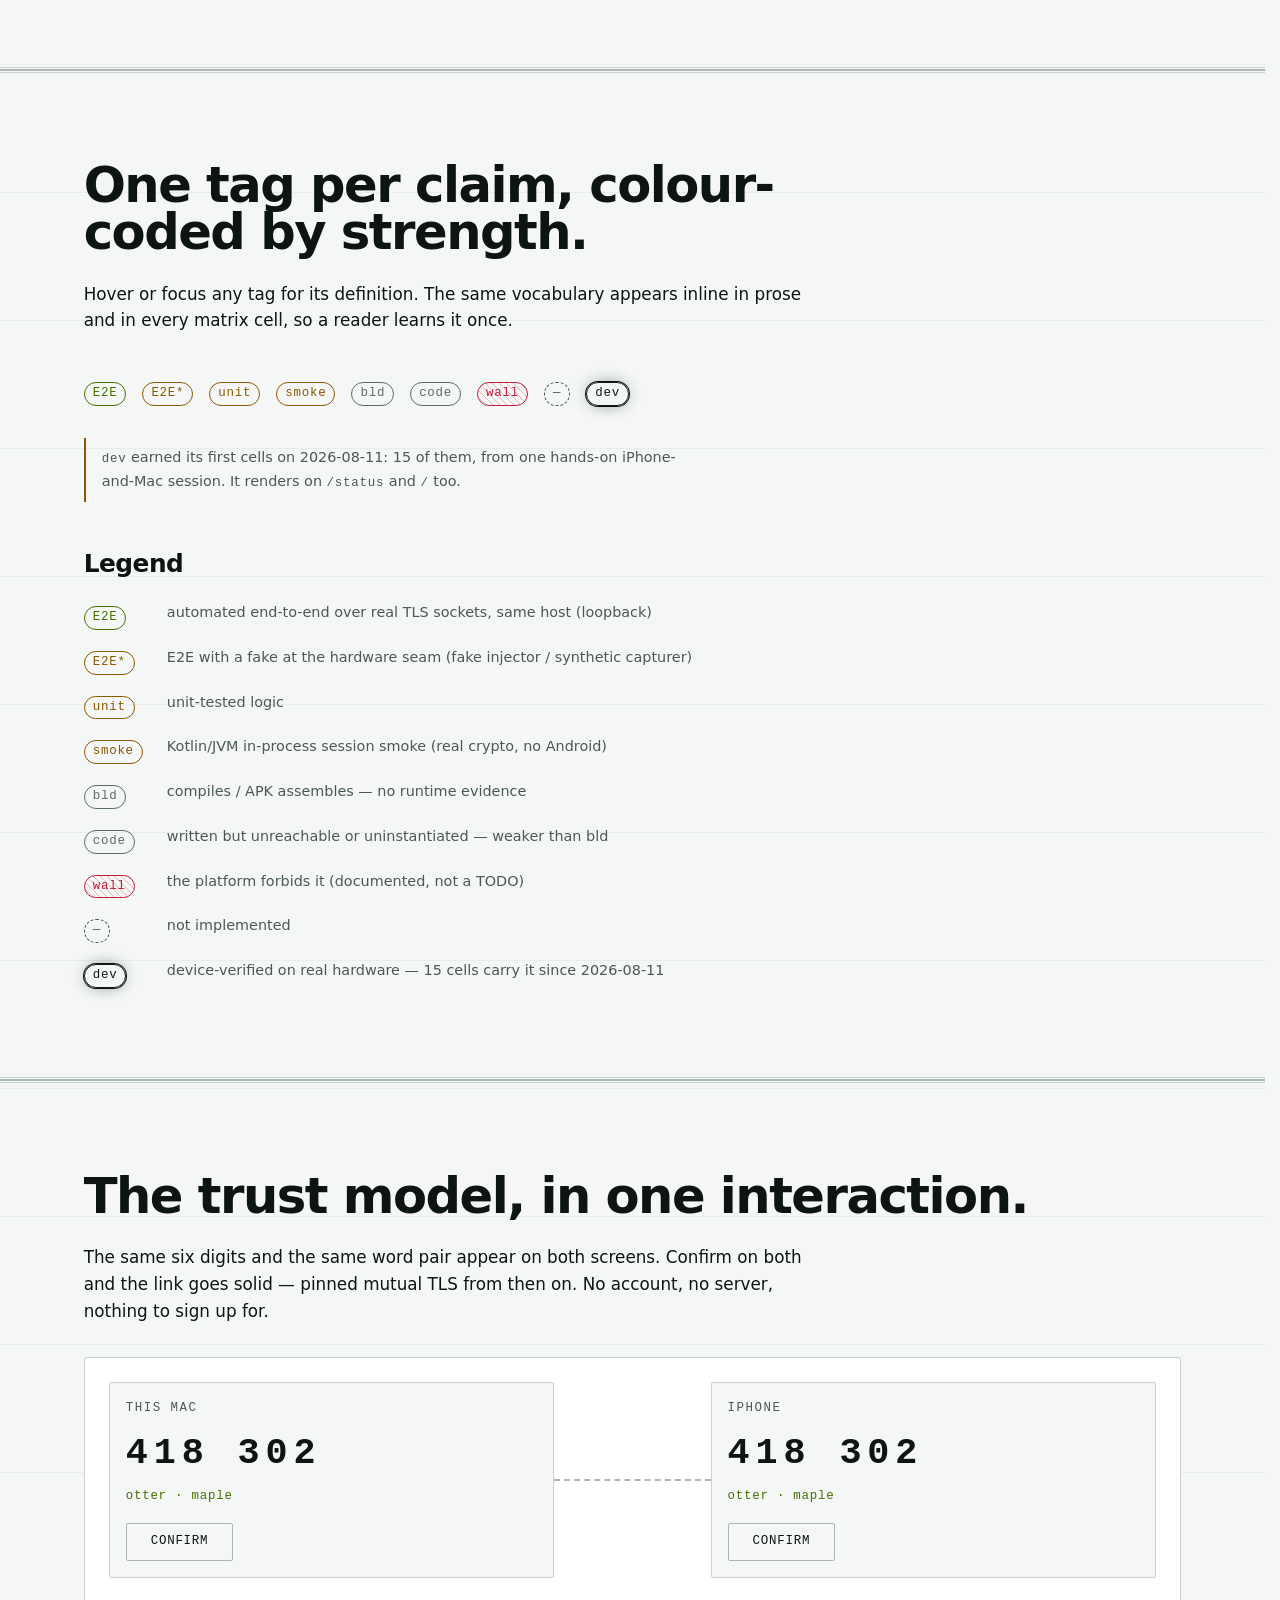
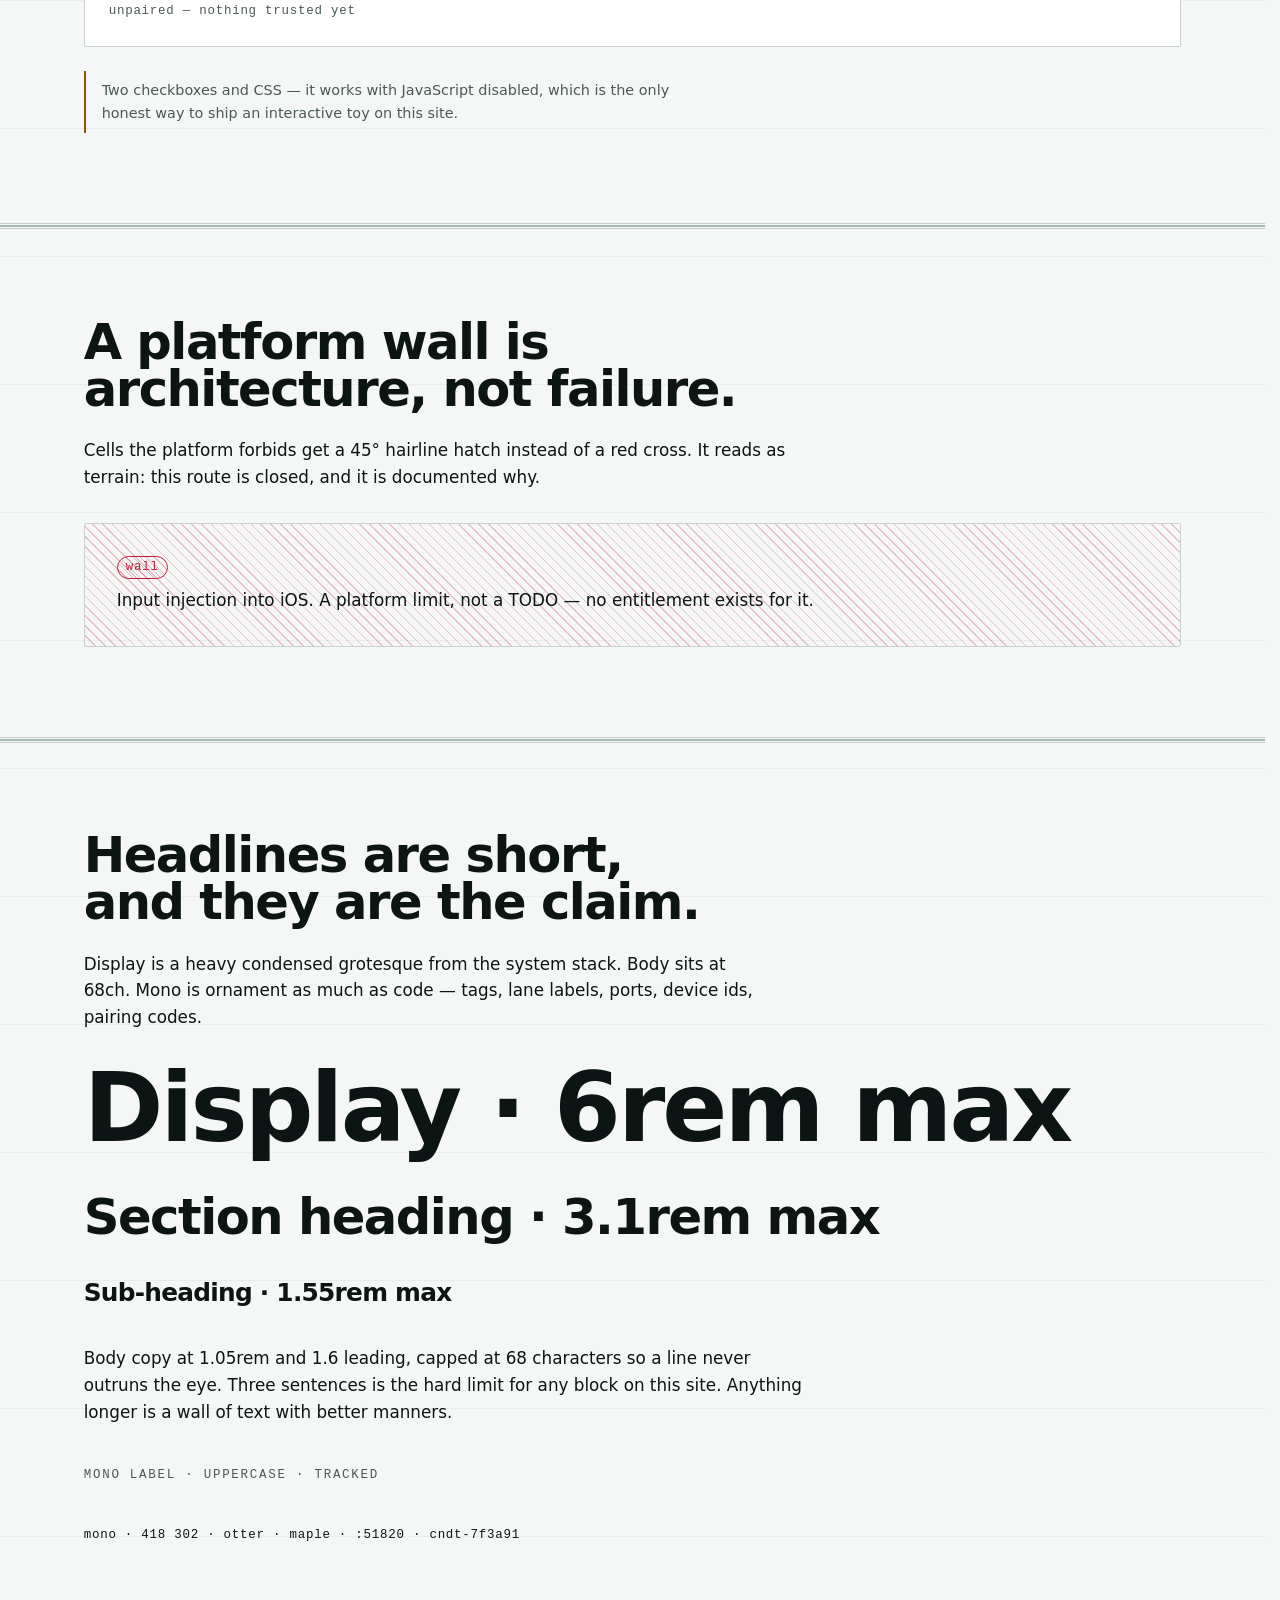
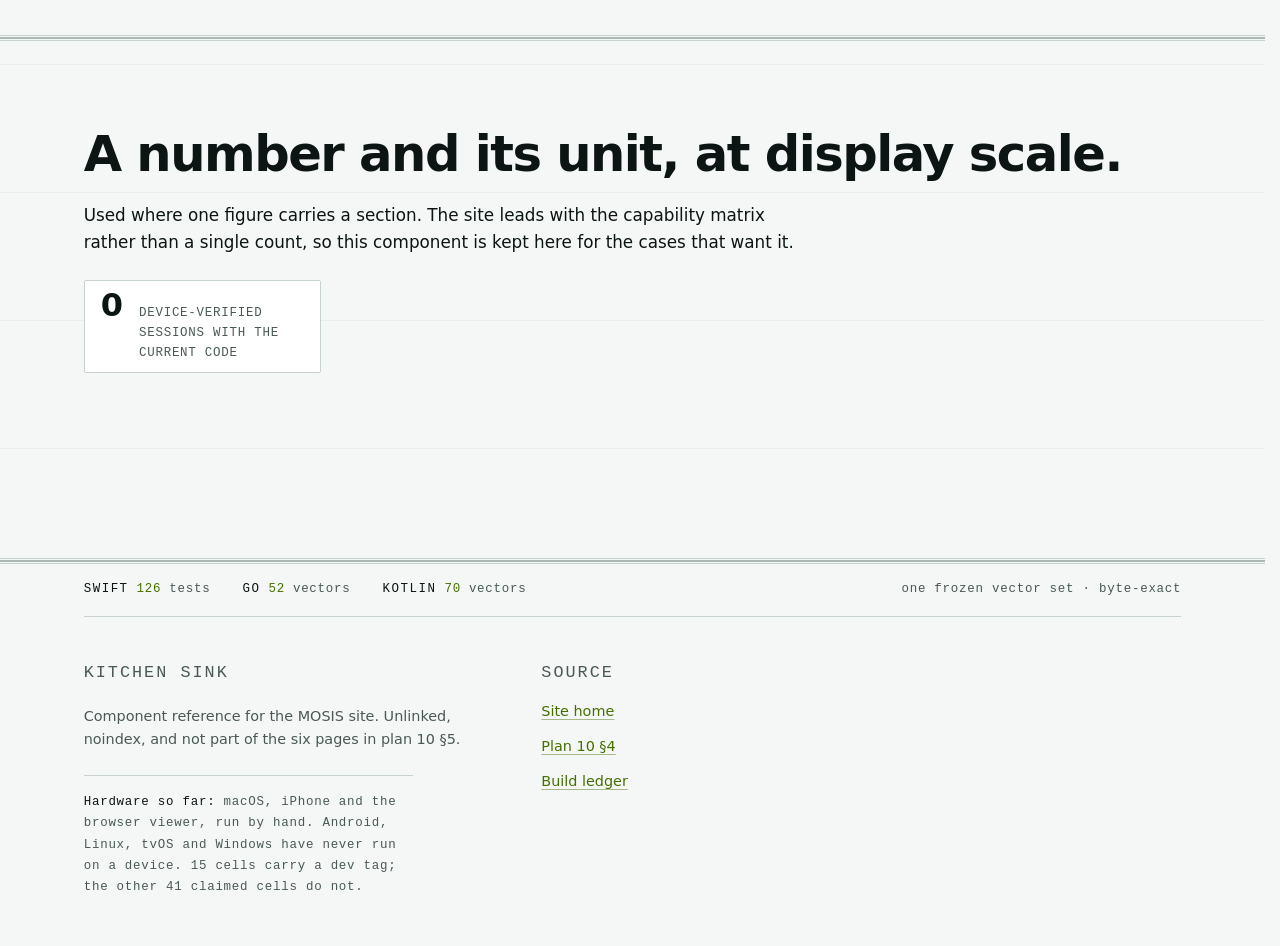
<file: site/kitchen-sink.html>
<!doctype html>
<html lang="en">
  <head>
    <meta charset="utf-8" />
    <meta name="viewport" content="width=device-width, initial-scale=1" />
    <title>Kitchen sink — MOSIS design system</title>
    <meta
      name="description"
      content="Reference page for the MOSIS design system: palette, type scale, lane rail, evidence tags, pairing chip and wall hatch. Not part of the site."
    />
    <meta name="robots" content="noindex, nofollow" />
    <meta name="color-scheme" content="dark light" />
    <meta name="theme-color" content="#070b0a" media="(prefers-color-scheme: dark)" />
    <meta name="theme-color" content="#f4f7f5" media="(prefers-color-scheme: light)" />
    <link rel="icon" href="assets/favicon.svg" type="image/svg+xml" />
    <link rel="stylesheet" href="assets/css/tokens.css" />
    <link rel="stylesheet" href="assets/css/base.css" />
    <link rel="stylesheet" href="assets/css/components.css" />
    <script>
      try {
        var t = localStorage.getItem('mosis-theme');
        if (t === 'light' || t === 'dark') document.documentElement.setAttribute('data-theme', t);
      } catch (e) {}
    </script>
  </head>
  <body>
    <a class="skip-link" href="#main">Skip to content</a>

    <header class="site-head">
      <div class="wrap site-head__bar">
        <a class="brand" href="index.html">
          <svg class="brand__mark" width="22" height="22" viewBox="0 0 22 22" aria-hidden="true" focusable="false">
            <g fill="currentColor" opacity=".5">
              <rect x="1" y="6" width="20" height="1" />
              <rect x="1" y="10" width="20" height="2" />
              <rect x="1" y="15" width="20" height="1" />
            </g>
            <rect x="12" y="9" width="5" height="4" fill="var(--sig)" />
          </svg>
          <span class="brand__name">MOSIS</span>
          <span class="brand__sub mono">design system</span>
        </a>
        <nav aria-label="Primary">
          <ul class="nav">
            <li><a href="index.html">Back to the site</a></li>
          </ul>
        </nav>
        <button class="theme-toggle" type="button" hidden>
          <span class="theme-toggle__dot" aria-hidden="true"></span>
          <span class="theme-toggle__text">light</span>
        </button>
      </div>
      <hr class="rail" />
    </header>

    <main id="main">
      <div class="wrap page-head">
        <span class="label">/kitchen-sink</span>
        <h1>Every component, on one&nbsp;page.</h1>
        <p class="lede">
          The reference for the design system in plan 10 §4. Not linked from the
          site and not indexed — it exists so a component can be checked in both
          themes without hunting for a page that uses it.
        </p>
      </div>

      <hr class="rail" />

      <!-- ── Palette ──────────────────────────────────────────────────── -->
      <section class="wrap">
        <h2>Colour is the honesty ledger.</h2>
        <p>
          Every accent maps to an evidence tag, so the palette and the repo's
          truth ledger are the same object. Two values are deepened from the
          spec's literals to clear AA; the mapping is unchanged.
        </p>

        <ul class="swatches" style="margin-block-start: var(--s-5)">
          <li class="swatch">
            <div class="swatch__chip" style="background: var(--sig)"></div>
            <div class="swatch__meta"><b>--sig</b><span>E2E · real sockets</span></div>
          </li>
          <li class="swatch">
            <div class="swatch__chip" style="background: var(--partial)"></div>
            <div class="swatch__meta"><b>--partial</b><span>E2E* · smoke · unit</span></div>
          </li>
          <li class="swatch">
            <div class="swatch__chip" style="background: var(--inert)"></div>
            <div class="swatch__meta"><b>--inert</b><span>bld · code</span></div>
          </li>
          <li class="swatch">
            <div class="swatch__chip" style="background: var(--wall)"></div>
            <div class="swatch__meta"><b>--wall</b><span>platform forbids it</span></div>
          </li>
          <li class="swatch">
            <div class="swatch__chip" style="background: var(--dev)"></div>
            <div class="swatch__meta"><b>--dev</b><span>unused — that's the point</span></div>
          </li>
          <li class="swatch">
            <div class="swatch__chip" style="background: var(--ink-2)"></div>
            <div class="swatch__meta"><b>--ink-2</b><span>raised surface</span></div>
          </li>
          <li class="swatch">
            <div class="swatch__chip" style="background: var(--ink-3)"></div>
            <div class="swatch__meta"><b>--ink-3</b><span>sticky header, wells</span></div>
          </li>
          <li class="swatch">
            <div class="swatch__chip" style="background: var(--rail)"></div>
            <div class="swatch__meta"><b>--rail</b><span>hairlines, lane rails</span></div>
          </li>
        </ul>
      </section>

      <hr class="rail" />

      <!-- ── Lane rail ────────────────────────────────────────────────── -->
      <section class="wrap">
        <h2>The divider is the link.</h2>
        <p>
          Three stacked hairlines at 1 / 2 / 1 px — control, bulk, video. A
          packet rides the bulk lane once when the rail scrolls into view. It
          replaces every <code>&lt;hr&gt;</code> on the site.
        </p>
        <div style="margin-block-start: var(--s-5)">
          <hr class="rail" />
        </div>
        <p class="ks-note" style="margin-block-start: var(--s-4)">
          With JavaScript off the rail is still a rail; the packet simply never
          fires. Under <code>prefers-reduced-motion: reduce</code>, lanes.js does
          not arm at all.
        </p>
      </section>

      <hr class="rail" />

      <!-- ── Evidence tags ────────────────────────────────────────────── -->
      <section class="wrap">
        <h2>One tag per claim, colour-coded by strength.</h2>
        <p>
          Hover or focus any tag for its definition. The same vocabulary appears
          inline in prose and in every matrix cell, so a reader learns it once.
        </p>

        <p class="tag-row">
          <abbr class="tag tag--e2e" tabindex="0" aria-describedby="def-e2e"
            data-def="automated end-to-end over real TLS sockets, same host (loopback)">E2E</abbr>
          <abbr class="tag tag--e2e-fake" tabindex="0" aria-describedby="def-e2e-fake"
            data-def="E2E with a fake at the hardware seam (fake injector / synthetic capturer)">E2E*</abbr>
          <abbr class="tag tag--unit" tabindex="0" aria-describedby="def-unit"
            data-def="unit-tested logic">unit</abbr>
          <abbr class="tag tag--smoke" tabindex="0" aria-describedby="def-smoke"
            data-def="Kotlin/JVM in-process session smoke (real crypto, no Android)">smoke</abbr>
          <abbr class="tag tag--bld" tabindex="0" aria-describedby="def-bld"
            data-def="compiles / APK assembles — no runtime evidence">bld</abbr>
          <abbr class="tag tag--code" tabindex="0" aria-describedby="def-code"
            data-def="written but unreachable or uninstantiated — weaker than bld">code</abbr>
          <abbr class="tag tag--wall" tabindex="0" aria-describedby="def-wall"
            data-def="the platform forbids it (documented, not a TODO)">wall</abbr>
          <abbr class="tag tag--none tag--flip" tabindex="0" aria-describedby="def-none"
            data-def="not implemented">—</abbr>
          <abbr class="tag tag--dev tag--flip" tabindex="0" aria-describedby="def-dev"
            data-def="device-verified on real hardware — 15 cells carry it since 2026-08-11">dev</abbr>
        </p>

        <p class="ks-note" style="margin-block-start: var(--s-5)">
          <code>dev</code> earned its first cells on 2026-08-11: 15 of them,
          from one hands-on iPhone-and-Mac session. It renders on
          <code>/status</code> and <code>/</code> too.
        </p>

        <h3 style="margin-block-start: var(--s-6)">Legend</h3>
        <dl class="legend" style="margin-block-start: var(--s-4)">
          <dt><span class="tag tag--e2e">E2E</span></dt>
          <dd id="def-e2e">automated end-to-end over real TLS sockets, same host (loopback)</dd>
          <dt><span class="tag tag--e2e-fake">E2E*</span></dt>
          <dd id="def-e2e-fake">E2E with a fake at the hardware seam (fake injector / synthetic capturer)</dd>
          <dt><span class="tag tag--unit">unit</span></dt>
          <dd id="def-unit">unit-tested logic</dd>
          <dt><span class="tag tag--smoke">smoke</span></dt>
          <dd id="def-smoke">Kotlin/JVM in-process session smoke (real crypto, no Android)</dd>
          <dt><span class="tag tag--bld">bld</span></dt>
          <dd id="def-bld">compiles / APK assembles — no runtime evidence</dd>
          <dt><span class="tag tag--code">code</span></dt>
          <dd id="def-code">written but unreachable or uninstantiated — weaker than bld</dd>
          <dt><span class="tag tag--wall">wall</span></dt>
          <dd id="def-wall">the platform forbids it (documented, not a TODO)</dd>
          <dt><span class="tag tag--none">—</span></dt>
          <dd id="def-none">not implemented</dd>
          <dt><span class="tag tag--dev">dev</span></dt>
          <dd id="def-dev">device-verified on real hardware — 15 cells carry it since 2026-08-11</dd>
        </dl>
      </section>

      <hr class="rail" />

      <!-- ── Pairing chip ─────────────────────────────────────────────── -->
      <section class="wrap">
        <h2>The trust model, in one interaction.</h2>
        <p>
          The same six digits and the same word pair appear on both screens.
          Confirm on both and the link goes solid — pinned mutual TLS from then
          on. No account, no server, nothing to sign up for.
        </p>

        <div class="chip" style="margin-block-start: var(--s-5)">
          <input class="chip__input" type="checkbox" id="pair-a" />
          <input class="chip__input" type="checkbox" id="pair-b" />
          <div class="chip__grid">
            <div class="chip__side">
              <span class="chip__device">this mac</span>
              <span class="chip__code">418&nbsp;302</span>
              <span class="chip__words">otter · maple</span>
              <label class="chip__confirm" for="pair-a">
                <span class="sr-only">Confirm the pairing code on this Mac</span>
              </label>
            </div>
            <span class="chip__link" aria-hidden="true"></span>
            <div class="chip__side">
              <span class="chip__device">iphone</span>
              <span class="chip__code">418&nbsp;302</span>
              <span class="chip__words">otter · maple</span>
              <label class="chip__confirm" for="pair-b">
                <span class="sr-only">Confirm the pairing code on the iPhone</span>
              </label>
            </div>
          </div>
          <p class="chip__state">
            <span class="state-none">unpaired — nothing trusted yet</span>
            <span class="state-half">one side confirmed — waiting for the other</span>
            <span class="state-paired">paired — pinned mutual TLS from here on</span>
          </p>
        </div>

        <p class="ks-note" style="margin-block-start: var(--s-4)">
          Two checkboxes and CSS — it works with JavaScript disabled, which is
          the only honest way to ship an interactive toy on this site.
        </p>
      </section>

      <hr class="rail" />

      <!-- ── Wall hatch ───────────────────────────────────────────────── -->
      <section class="wrap">
        <h2>A platform wall is architecture, not failure.</h2>
        <p>
          Cells the platform forbids get a 45° hairline hatch instead of a red
          cross. It reads as terrain: this route is closed, and it is documented
          why.
        </p>

        <div
          class="hatch" id="wall-demo"
          style="
            margin-block-start: var(--s-5);
            border: var(--hair) solid var(--rail);
            border-radius: var(--radius);
            padding: var(--s-5);
            display: grid;
            gap: var(--s-2);
            justify-items: start;
          "
        >
          <span class="tag tag--wall">wall</span>
          <p style="margin: 0">
            Input injection into iOS. A platform limit, not a TODO — no
            entitlement exists for it.
          </p>
        </div>
      </section>

      <hr class="rail" />

      <!-- ── Type ─────────────────────────────────────────────────────── -->
      <section class="wrap">
        <h2>Headlines are short, and they are the claim.</h2>
        <p>
          Display is a heavy condensed grotesque from the system stack. Body sits
          at 68ch. Mono is ornament as much as code — tags, lane labels, ports,
          device ids, pairing codes.
        </p>

        <div class="specimen" style="margin-block-start: var(--s-5)">
          <p class="display" style="font-size: var(--t-display)">Display · 6rem max</p>
          <p class="display" style="font-size: var(--t-h2)">Section heading · 3.1rem max</p>
          <p class="display" style="font-size: var(--t-h3)">Sub-heading · 1.55rem max</p>
          <p>
            Body copy at 1.05rem and 1.6 leading, capped at 68 characters so a
            line never outruns the eye. Three sentences is the hard limit for any
            block on this site. Anything longer is a wall of text with better
            manners.
          </p>
          <p class="label">Mono label · uppercase · tracked</p>
          <p class="mono">mono · 418 302 · otter · maple · :51820 · cndt-7f3a91</p>
        </div>
      </section>

      <hr class="rail" />

      <!-- ── Counter ──────────────────────────────────────────────────── -->
      <section class="wrap">
        <h2>A number and its unit, at display scale.</h2>
        <p>
          Used where one figure carries a section. The site leads with the
          capability matrix rather than a single count, so this component is
          kept here for the cases that want it.
        </p>
        <p class="counter">
          <span class="counter__n">0</span>
          <span class="counter__what">device-verified sessions with the current code</span>
        </p>
      </section>
    </main>

    <footer class="site-foot">
      <hr class="rail" />
      <div class="wrap">
        <p class="seal">
          <span class="seal__impl"><b>Swift</b> <em data-fig="swift">126</em> tests</span>
          <span class="seal__impl"><b>Go</b> <em data-fig="go">52</em> vectors</span>
          <span class="seal__impl"><b>Kotlin</b> <em data-fig="kotlin">70</em> vectors</span>
          <span class="seal__note">one frozen vector set · byte-exact</span>
        </p>
      </div>
      <div class="wrap site-foot__grid">
        <div>
          <h2>Kitchen sink</h2>
          <p class="foot-note">
            Component reference for the MOSIS site. Unlinked, noindex, and not
            part of the six pages in plan 10 §5.
          </p>
          <p class="foot-status">
            <b>Hardware so far:</b> macOS, iPhone and the browser viewer, run by
            hand. Android, Linux, tvOS and Windows have never run on a device.
            15 cells carry a <code>dev</code> tag; the other 41 claimed cells
            do not.
          </p>
        </div>
        <div>
          <h2>Source</h2>
          <ul>
            <li><a href="index.html">Site home</a></li>
            <li><a href="https://github.com/SnoobieJunes/mosis/blob/main/docs/plans/10-project-website.md">Plan 10 §4</a></li>
            <li><a href="https://github.com/SnoobieJunes/mosis/blob/main/site/PROGRESS.md">Build ledger</a></li>
          </ul>
        </div>
        <div></div>
      </div>
    </footer>

    <script type="module" src="assets/js/theme.js"></script>
    <script type="module" src="assets/js/lanes.js"></script>
  </body>
</html>
</file>
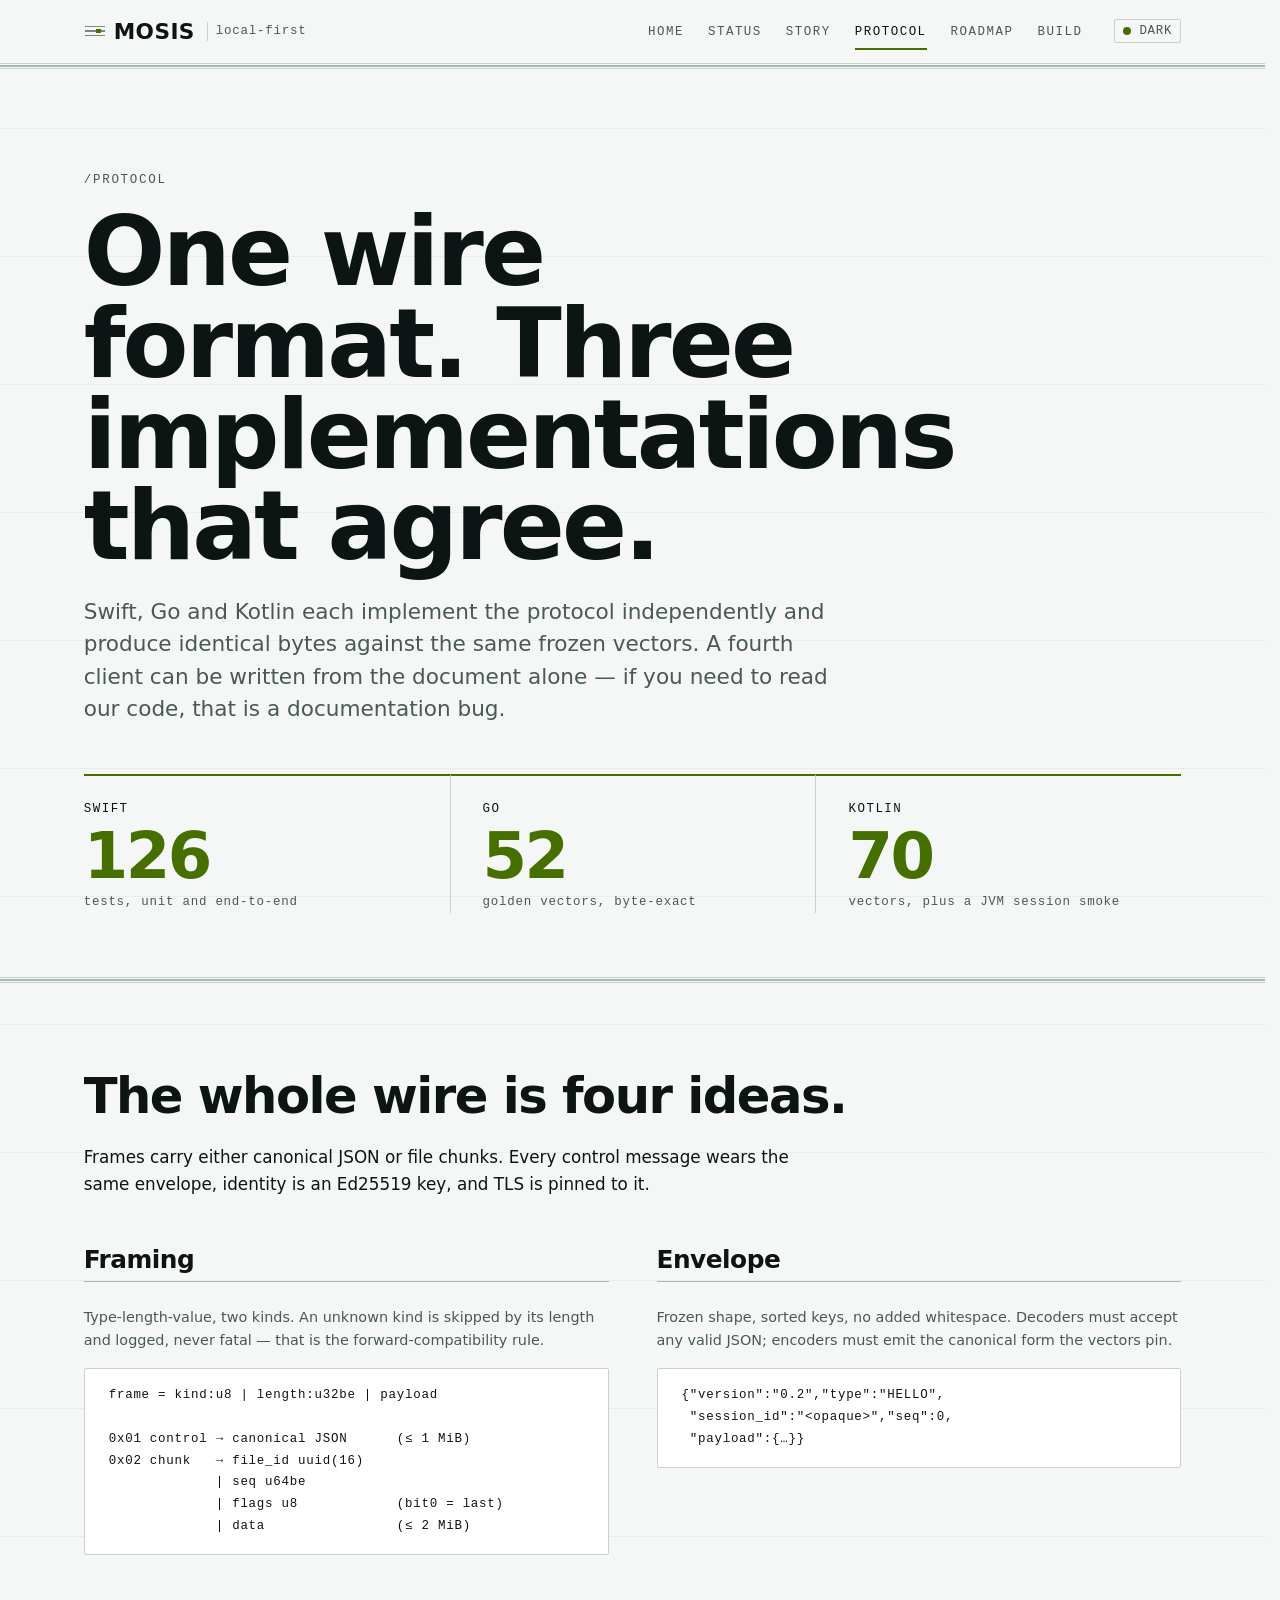
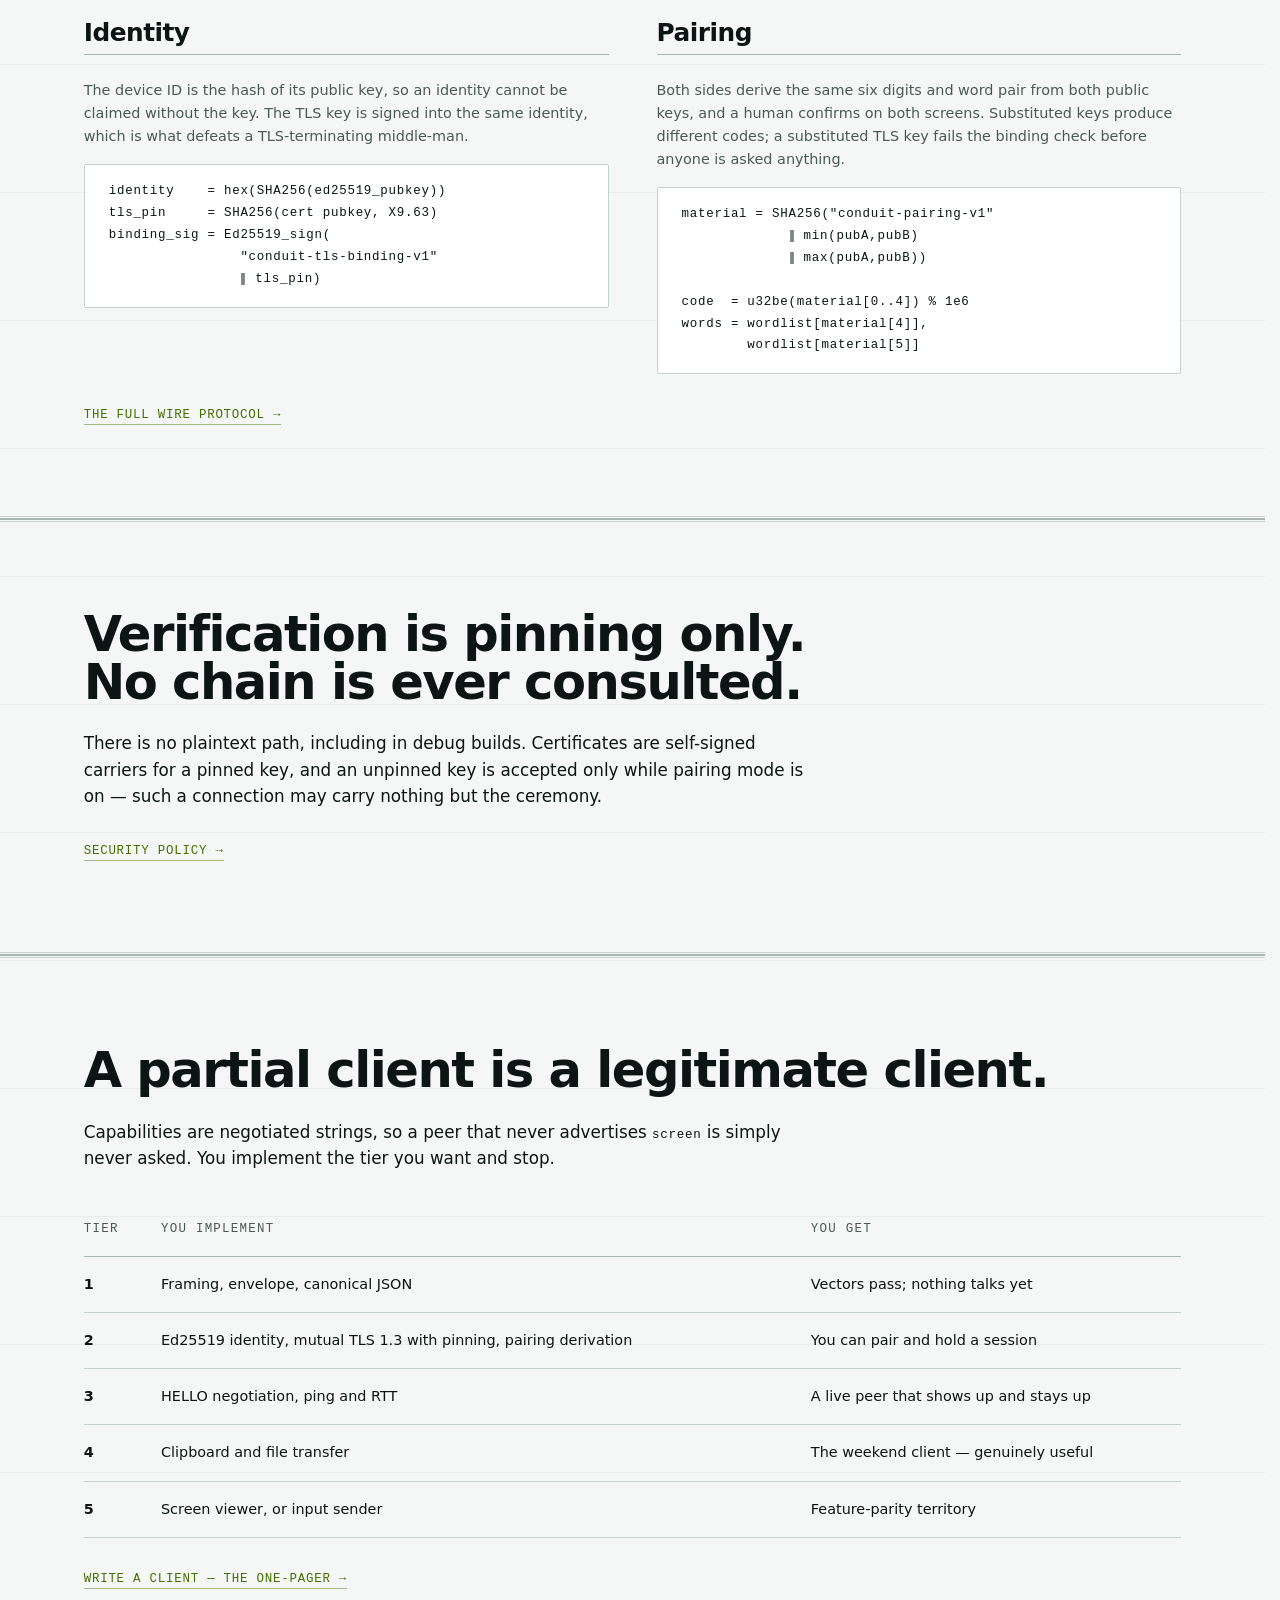
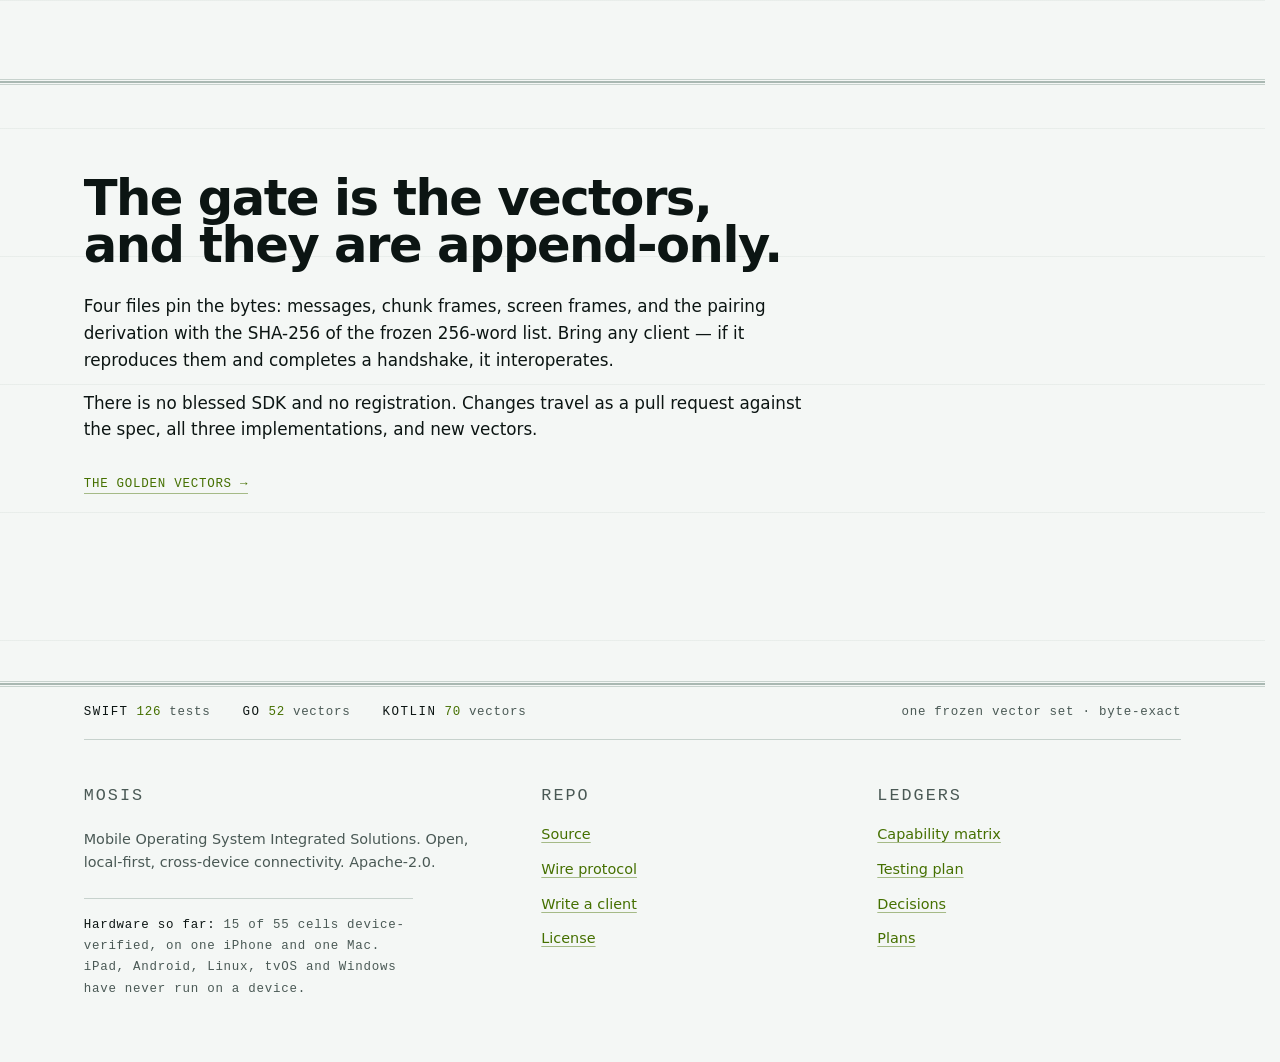
<file: site/protocol.html>
<!doctype html>
<html lang="en">
  <head>
    <meta charset="utf-8" />
    <meta name="viewport" content="width=device-width, initial-scale=1" />
    <title>Protocol — MOSIS</title>
    <meta name="description" content="One documented wire format, implemented independently in Swift, Go and Kotlin, byte-exact against one frozen golden vector set." />
    <meta name="color-scheme" content="dark light" />
    <meta name="theme-color" content="#070b0a" media="(prefers-color-scheme: dark)" />
    <meta name="theme-color" content="#f4f7f5" media="(prefers-color-scheme: light)" />
    <link rel="icon" href="assets/favicon.svg" type="image/svg+xml" />
    <link rel="stylesheet" href="assets/css/tokens.css" />
    <link rel="stylesheet" href="assets/css/base.css" />
    <link rel="stylesheet" href="assets/css/components.css" />
    <!-- Applies a stored theme choice before first paint. Three lines, no
         dependency: prefers-color-scheme covers everyone without it. -->
    <script>
      try {
        var t = localStorage.getItem('mosis-theme');
        if (t === 'light' || t === 'dark') document.documentElement.setAttribute('data-theme', t);
      } catch (e) {}
    </script>
  </head>
  <body>
    <a class="skip-link" href="#main">Skip to content</a>

    <header class="site-head">
      <div class="wrap site-head__bar">
        <a class="brand" href="index.html">
          <svg class="brand__mark" width="22" height="22" viewBox="0 0 22 22" aria-hidden="true" focusable="false">
            <g fill="currentColor" opacity=".5">
              <rect x="1" y="6" width="20" height="1"/>
              <rect x="1" y="10" width="20" height="2"/>
              <rect x="1" y="15" width="20" height="1"/>
            </g>
            <rect x="12" y="9" width="5" height="4" fill="var(--sig)"/>
          </svg>
          <span class="brand__name">MOSIS</span>
          <span class="brand__sub mono">local-first</span>
        </a>
        <nav aria-label="Primary">
          <ul class="nav">
          <li><a href="index.html">Home</a></li>
          <li><a href="status.html">Status</a></li>
          <li><a href="story.html">Story</a></li>
          <li><a href="protocol.html" aria-current="page">Protocol</a></li>
          <li><a href="roadmap.html">Roadmap</a></li>
          <li><a href="build.html">Build</a></li>
          </ul>
        </nav>
        <button class="theme-toggle" type="button" hidden>
          <span class="theme-toggle__dot" aria-hidden="true"></span>
          <span class="theme-toggle__text">light</span>
        </button>
      </div>
      <hr class="rail" />
    </header>

    <main id="main">
      <div class="wrap page-head">
        <span class="label">/protocol</span>
        <h1>One wire format. Three implementations that&nbsp;agree.</h1>
        <p class="lede">
          Swift, Go and Kotlin each implement the protocol independently and
          produce identical bytes against the same frozen vectors. A fourth
          client can be written from the document alone — if you need to read
          our code, that is a documentation bug.
        </p>

        <p class="seal seal--lg">
          <span class="seal__impl">
            <b>Swift</b><em data-fig="swift">126</em><i>tests, unit and end-to-end</i>
          </span>
          <span class="seal__impl">
            <b>Go</b><em data-fig="go">52</em><i>golden vectors, byte-exact</i>
          </span>
          <span class="seal__impl">
            <b>Kotlin</b><em data-fig="kotlin">70</em><i>vectors, plus a JVM session smoke</i>
          </span>
        </p>
      </div>

      <hr class="rail" />

      <section class="wrap">
        <h2>The whole wire is four&nbsp;ideas.</h2>
        <p>
          Frames carry either canonical JSON or file chunks. Every control
          message wears the same envelope, identity is an Ed25519 key, and TLS
          is pinned to it.
        </p>

        <div class="spec">
          <div>
            <h3>Framing</h3>
            <p>
              Type-length-value, two kinds. An unknown kind is skipped by its
              length and logged, never fatal — that is the forward-compatibility
              rule.
            </p>
            <div class="codeblock">
              <pre class="code"><code>frame = kind:u8 | length:u32be | payload

0x01 control → canonical JSON      (≤ 1 MiB)
0x02 chunk   → file_id uuid(16)
             | seq u64be
             | flags u8            (bit0 = last)
             | data                (≤ 2 MiB)</code></pre>
              <button class="copy" type="button" hidden aria-label="Copy the framing commands">copy</button>
            </div>
          </div>

          <div>
            <h3>Envelope</h3>
            <p>
              Frozen shape, sorted keys, no added whitespace. Decoders must
              accept any valid JSON; encoders must emit the canonical form the
              vectors pin.
            </p>
            <div class="codeblock">
              <pre class="code"><code>{"version":"0.2","type":"HELLO",
 "session_id":"&lt;opaque&gt;","seq":0,
 "payload":{…}}</code></pre>
              <button class="copy" type="button" hidden aria-label="Copy the envelope commands">copy</button>
            </div>
          </div>

          <div>
            <h3>Identity</h3>
            <p>
              The device ID is the hash of its public key, so an identity cannot
              be claimed without the key. The TLS key is signed into the same
              identity, which is what defeats a TLS-terminating middle-man.
            </p>
            <div class="codeblock">
              <pre class="code"><code>identity    = hex(SHA256(ed25519_pubkey))
tls_pin     = SHA256(cert pubkey, X9.63)
binding_sig = Ed25519_sign(
                "conduit-tls-binding-v1"
                ‖ tls_pin)</code></pre>
              <button class="copy" type="button" hidden aria-label="Copy the identity commands">copy</button>
            </div>
          </div>

          <div>
            <h3>Pairing</h3>
            <p>
              Both sides derive the same six digits and word pair from both
              public keys, and a human confirms on both screens. Substituted
              keys produce different codes; a substituted TLS key fails the
              binding check before anyone is asked anything.
            </p>
            <div class="codeblock">
              <pre class="code"><code>material = SHA256("conduit-pairing-v1"
             ‖ min(pubA,pubB)
             ‖ max(pubA,pubB))

code  = u32be(material[0..4]) % 1e6
words = wordlist[material[4]],
        wordlist[material[5]]</code></pre>
              <button class="copy" type="button" hidden aria-label="Copy the pairing commands">copy</button>
            </div>
          </div>
        </div>

        <p class="cta"><a href="https://github.com/SnoobieJunes/mosis/blob/main/docs/protocol.md">The full wire protocol →</a></p>
      </section>

      <hr class="rail" />

      <section class="wrap">
        <h2>Verification is pinning only. No chain is ever&nbsp;consulted.</h2>
        <p>
          There is no plaintext path, including in debug builds. Certificates
          are self-signed carriers for a pinned key, and an unpinned key is
          accepted only while pairing mode is on — such a connection may carry
          nothing but the ceremony.
        </p>
        <p class="cta"><a href="https://github.com/SnoobieJunes/mosis/blob/main/SECURITY.md">Security policy →</a></p>
      </section>

      <hr class="rail" />

      <section class="wrap">
        <h2>A partial client is a legitimate&nbsp;client.</h2>
        <p>
          Capabilities are negotiated strings, so a peer that never advertises
          <code>screen</code> is simply never asked. You implement the tier you
          want and stop.
        </p>

        <table class="tbl">
          <caption class="sr-only">What each implementation tier costs and what it buys.</caption>
          <thead>
            <tr>
              <th scope="col">Tier</th>
              <th scope="col">You implement</th>
              <th scope="col">You get</th>
            </tr>
          </thead>
          <tbody>
            <tr><th scope="row">1</th><td>Framing, envelope, canonical JSON</td><td>Vectors pass; nothing talks yet</td></tr>
            <tr><th scope="row">2</th><td>Ed25519 identity, mutual TLS 1.3 with pinning, pairing derivation</td><td>You can pair and hold a session</td></tr>
            <tr><th scope="row">3</th><td>HELLO negotiation, ping and RTT</td><td>A live peer that shows up and stays up</td></tr>
            <tr><th scope="row">4</th><td>Clipboard and file transfer</td><td>The weekend client — genuinely useful</td></tr>
            <tr><th scope="row">5</th><td>Screen viewer, or input sender</td><td>Feature-parity territory</td></tr>
          </tbody>
        </table>

        <p class="cta"><a href="https://github.com/SnoobieJunes/mosis/blob/main/docs/IMPLEMENTORS.md">Write a client — the one-pager →</a></p>
      </section>

      <hr class="rail" />

      <section class="wrap">
        <h2>The gate is the vectors, and they are&nbsp;append-only.</h2>
        <p>
          Four files pin the bytes: messages, chunk frames, screen frames, and
          the pairing derivation with the SHA-256 of the frozen 256-word list.
          Bring any client — if it reproduces them and completes a handshake, it
          interoperates.
        </p>
        <p>
          There is no blessed SDK and no registration. Changes travel as a pull
          request against the spec, all three implementations, and new vectors.
        </p>
        <p class="cta"><a href="https://github.com/SnoobieJunes/mosis/tree/main/proto/vectors">The golden vectors →</a></p>
      </section>
    </main>

    <footer class="site-foot">
      <hr class="rail" />
      <div class="wrap">
        <p class="seal">
          <span class="seal__impl"><b>Swift</b> <em data-fig="swift">126</em> tests</span>
          <span class="seal__impl"><b>Go</b> <em data-fig="go">52</em> vectors</span>
          <span class="seal__impl"><b>Kotlin</b> <em data-fig="kotlin">70</em> vectors</span>
          <span class="seal__note">one frozen vector set · byte-exact</span>
        </p>
      </div>
      <div class="wrap site-foot__grid">
        <div>
          <h2>MOSIS</h2>
          <p class="foot-note">
            Mobile Operating System Integrated Solutions. Open, local-first,
            cross-device connectivity. Apache-2.0.
          </p>
          <p class="foot-status">
            <b>Hardware so far:</b> 15 of 55
            cells device-verified, on one iPhone and one Mac. iPad, Android,
            Linux, tvOS and Windows have never run on a device.
          </p>
        </div>
        <div>
          <h2>Repo</h2>
          <ul>
            <li><a href="https://github.com/SnoobieJunes/mosis">Source</a></li>
            <li><a href="https://github.com/SnoobieJunes/mosis/blob/main/docs/protocol.md">Wire protocol</a></li>
            <li><a href="https://github.com/SnoobieJunes/mosis/blob/main/docs/IMPLEMENTORS.md">Write a client</a></li>
            <li><a href="https://github.com/SnoobieJunes/mosis/blob/main/LICENSE">License</a></li>
          </ul>
        </div>
        <div>
          <h2>Ledgers</h2>
          <ul>
            <li><a href="status.html">Capability matrix</a></li>
            <li><a href="https://github.com/SnoobieJunes/mosis/blob/main/docs/TESTING_PLAN.md">Testing plan</a></li>
            <li><a href="https://github.com/SnoobieJunes/mosis/tree/main/docs/adr">Decisions</a></li>
            <li><a href="https://github.com/SnoobieJunes/mosis/tree/main/docs/plans">Plans</a></li>
          </ul>
        </div>
      </div>
    </footer>

    <script type="module" src="assets/js/theme.js"></script>
    <script type="module" src="assets/js/lanes.js"></script>
    <script type="module" src="assets/js/copy.js"></script>
  </body>
</html>
</file>
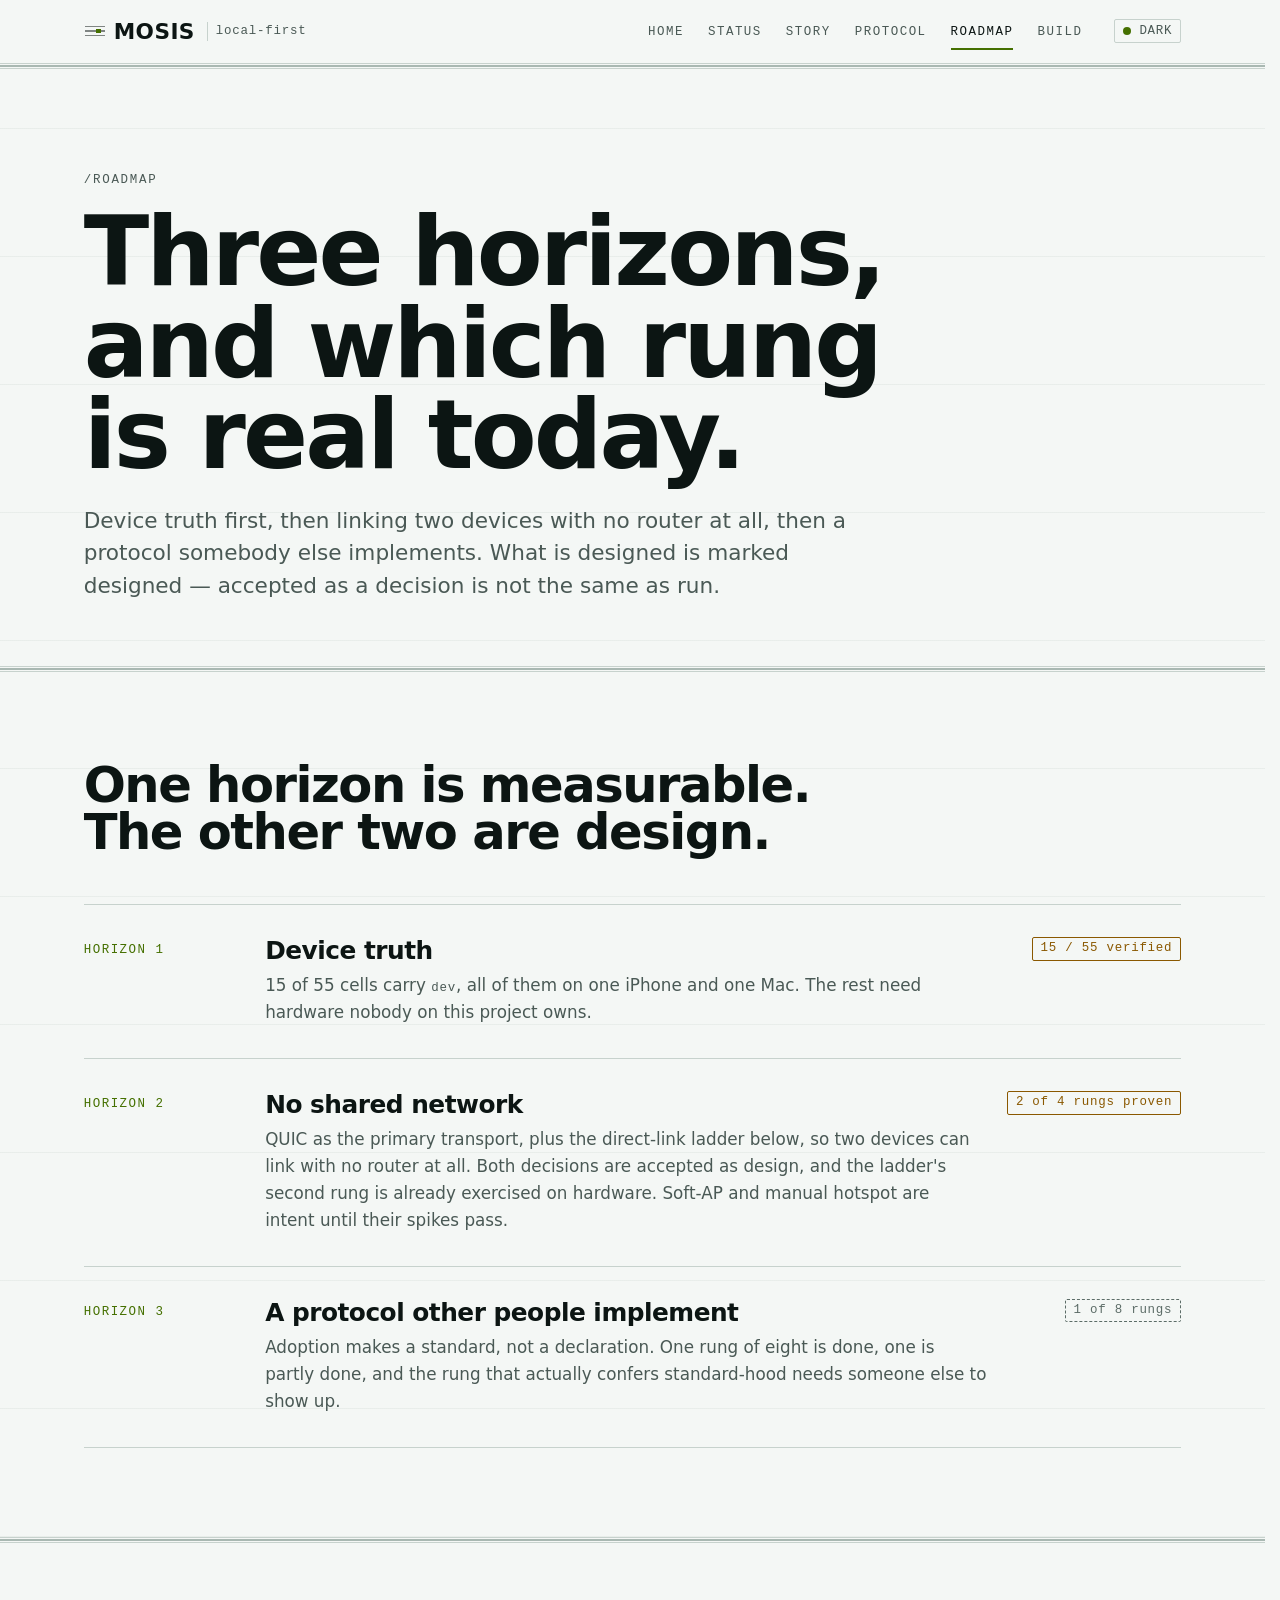
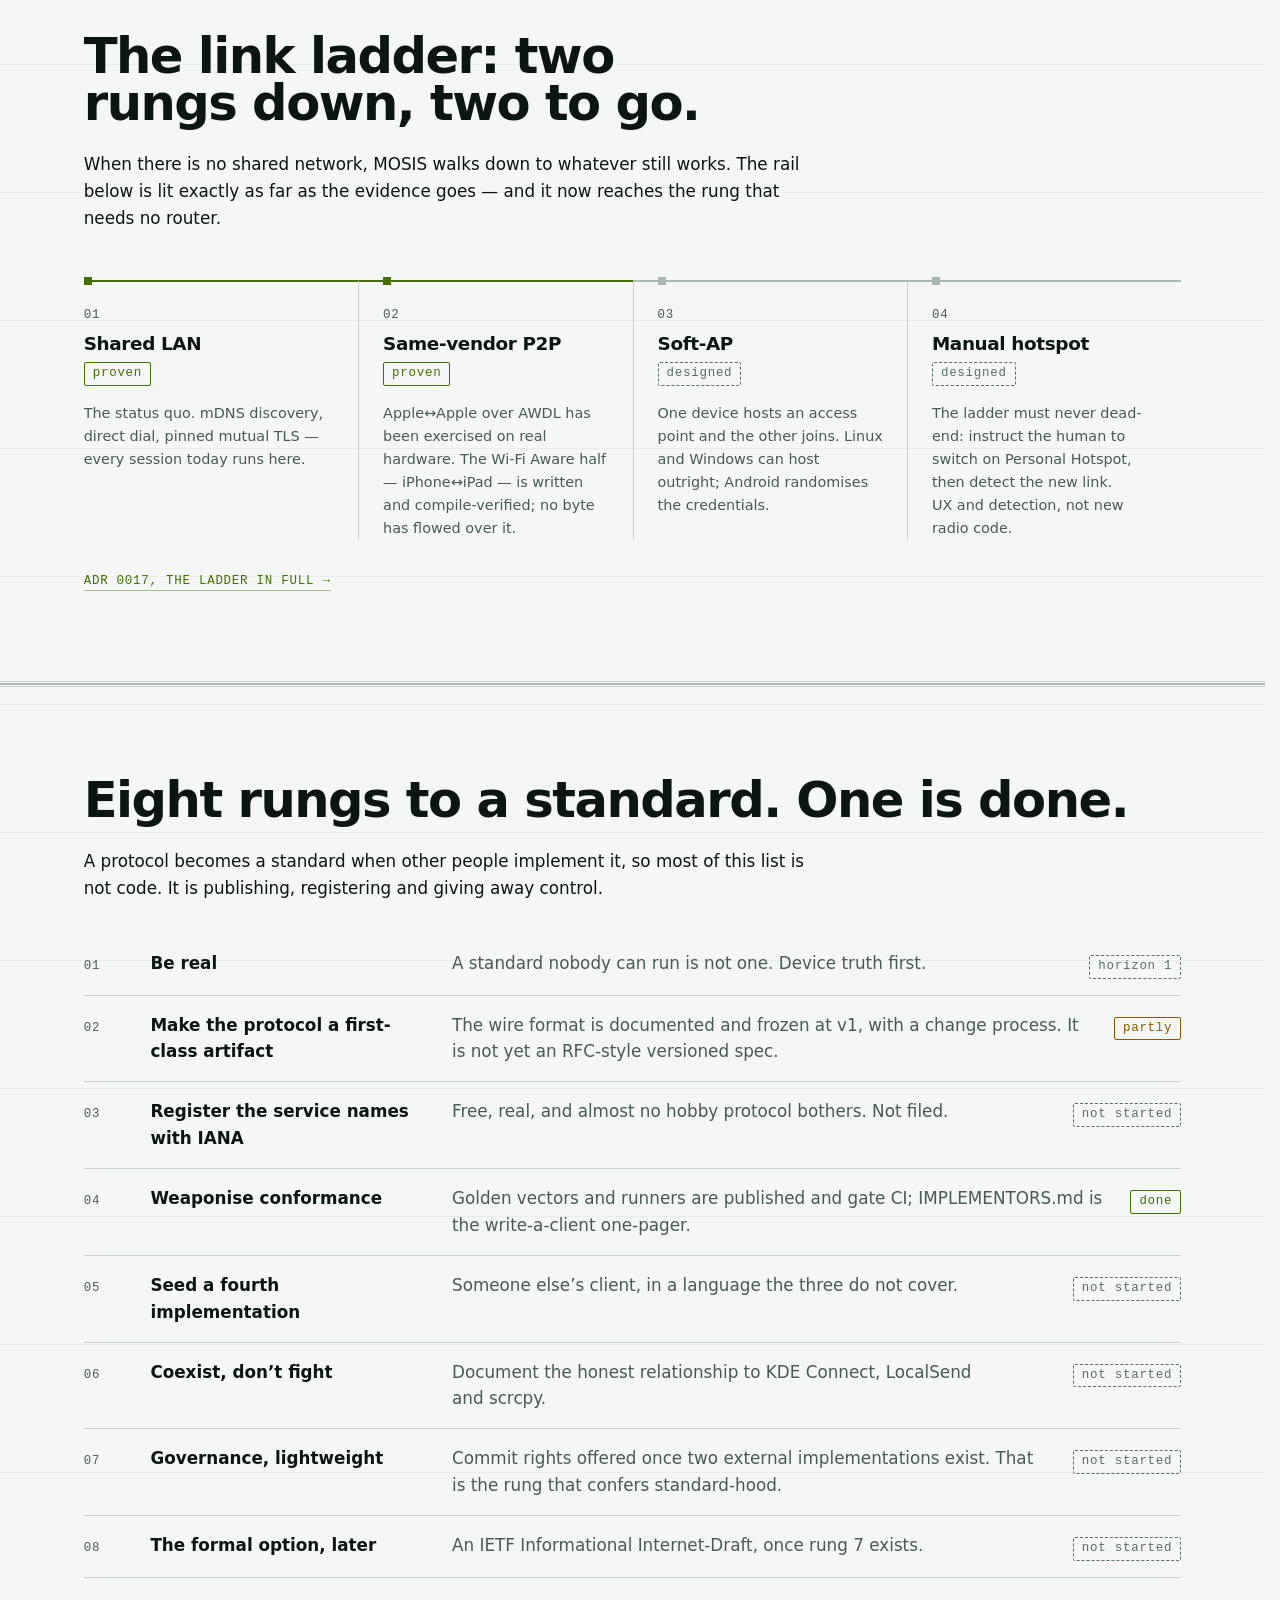
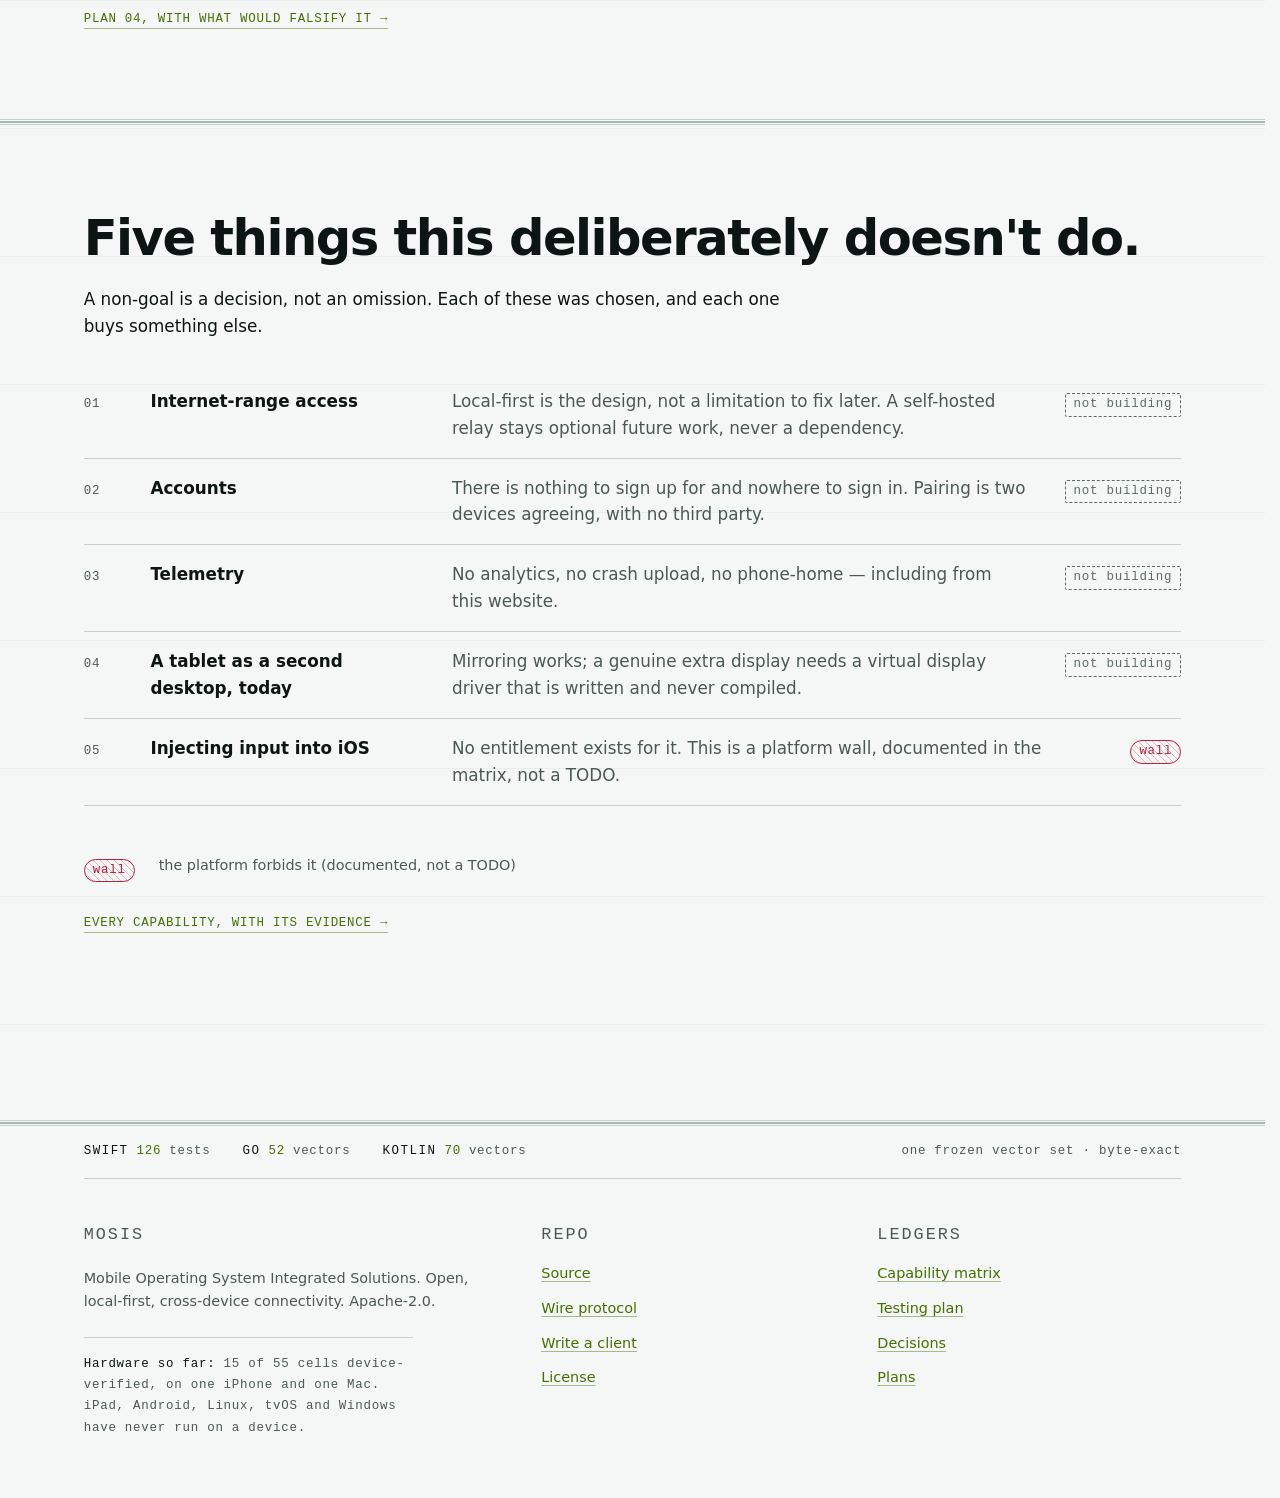
<file: site/roadmap.html>
<!doctype html>
<html lang="en">
  <head>
    <meta charset="utf-8" />
    <meta name="viewport" content="width=device-width, initial-scale=1" />
    <title>Roadmap — MOSIS</title>
    <meta name="description" content="Three horizons: device truth, linking with no shared network, and a protocol other people implement. Plus the stated non-goals." />
    <meta name="color-scheme" content="dark light" />
    <meta name="theme-color" content="#070b0a" media="(prefers-color-scheme: dark)" />
    <meta name="theme-color" content="#f4f7f5" media="(prefers-color-scheme: light)" />
    <link rel="icon" href="assets/favicon.svg" type="image/svg+xml" />
    <link rel="stylesheet" href="assets/css/tokens.css" />
    <link rel="stylesheet" href="assets/css/base.css" />
    <link rel="stylesheet" href="assets/css/components.css" />
    <!-- Applies a stored theme choice before first paint. Three lines, no
         dependency: prefers-color-scheme covers everyone without it. -->
    <script>
      try {
        var t = localStorage.getItem('mosis-theme');
        if (t === 'light' || t === 'dark') document.documentElement.setAttribute('data-theme', t);
      } catch (e) {}
    </script>
  </head>
  <body>
    <a class="skip-link" href="#main">Skip to content</a>

    <header class="site-head">
      <div class="wrap site-head__bar">
        <a class="brand" href="index.html">
          <svg class="brand__mark" width="22" height="22" viewBox="0 0 22 22" aria-hidden="true" focusable="false">
            <g fill="currentColor" opacity=".5">
              <rect x="1" y="6" width="20" height="1"/>
              <rect x="1" y="10" width="20" height="2"/>
              <rect x="1" y="15" width="20" height="1"/>
            </g>
            <rect x="12" y="9" width="5" height="4" fill="var(--sig)"/>
          </svg>
          <span class="brand__name">MOSIS</span>
          <span class="brand__sub mono">local-first</span>
        </a>
        <nav aria-label="Primary">
          <ul class="nav">
          <li><a href="index.html">Home</a></li>
          <li><a href="status.html">Status</a></li>
          <li><a href="story.html">Story</a></li>
          <li><a href="protocol.html">Protocol</a></li>
          <li><a href="roadmap.html" aria-current="page">Roadmap</a></li>
          <li><a href="build.html">Build</a></li>
          </ul>
        </nav>
        <button class="theme-toggle" type="button" hidden>
          <span class="theme-toggle__dot" aria-hidden="true"></span>
          <span class="theme-toggle__text">light</span>
        </button>
      </div>
      <hr class="rail" />
    </header>

    <main id="main">
      <div class="wrap page-head">
        <span class="label">/roadmap</span>
        <h1>Three horizons, and which rung is real&nbsp;today.</h1>
        <p class="lede">
          Device truth first, then linking two devices with no router at all,
          then a protocol somebody else implements. What is designed is marked
          designed — accepted as a decision is not the same as run.
        </p>
      </div>

      <hr class="rail" />

      <section class="wrap">
        <h2>One horizon is measurable. The other two are&nbsp;design.</h2>
        <ol class="horizons">
          <li class="horizon">
            <span class="horizon__n">Horizon 1</span>
            <div>
              <h3>Device truth</h3>
              <p>
                <span data-total="verified">15</span> of
                <span data-total="claimed">55</span> cells carry
                <code>dev</code>, all of them on one iPhone and one Mac. The
                rest need hardware nobody on this project owns.
              </p>
            </div>
            <span class="mark mark--part"><span data-total="verified">15</span> / <span data-total="claimed">55</span> verified</span>
          </li>
          <li class="horizon">
            <span class="horizon__n">Horizon 2</span>
            <div>
              <h3>No shared network</h3>
              <p>
                QUIC as the primary transport, plus the direct-link ladder below,
                so two devices can link with no router at all. Both decisions are
                accepted as design, and the ladder's second rung is already
                exercised on hardware. Soft-AP and manual hotspot are intent
                until their spikes pass.
              </p>
            </div>
            <span class="mark mark--part">2 of 4 rungs proven</span>
          </li>
          <li class="horizon">
            <span class="horizon__n">Horizon 3</span>
            <div>
              <h3>A protocol other people implement</h3>
              <p>
                Adoption makes a standard, not a declaration. One rung of eight
                is done, one is partly done, and the rung that actually confers
                standard-hood needs someone else to show up.
              </p>
            </div>
            <span class="mark mark--gone">1 of 8 rungs</span>
          </li>
        </ol>
      </section>

      <hr class="rail" />

      <section class="wrap">
        <h2>The link ladder: two rungs down, two to&nbsp;go.</h2>
        <p>
          When there is no shared network, MOSIS walks down to whatever still
          works. The rail below is lit exactly as far as the evidence goes — and
          it now reaches the rung that needs no router.
        </p>
        <ol class="ladder">
          <li class="rung rung--proven">
            <span class="rung__n">01</span>
            <h3>Shared LAN</h3>
            <span class="mark mark--done">proven</span>
            <p>The status quo. mDNS discovery, direct dial, pinned mutual TLS — every session today runs here.</p>
          </li>
          <li class="rung rung--proven">
            <span class="rung__n">02</span>
            <h3>Same-vendor P2P</h3>
            <span class="mark mark--done">proven</span>
            <p>Apple↔Apple over AWDL has been exercised on real hardware. The Wi-Fi Aware half — iPhone↔iPad — is written and compile-verified; no byte has flowed over it.</p>
          </li>
          <li class="rung">
            <span class="rung__n">03</span>
            <h3>Soft-AP</h3>
            <span class="mark mark--gone">designed</span>
            <p>One device hosts an access point and the other joins. Linux and Windows can host outright; Android randomises the credentials.</p>
          </li>
          <li class="rung">
            <span class="rung__n">04</span>
            <h3>Manual hotspot</h3>
            <span class="mark mark--gone">designed</span>
            <p>The ladder must never dead-end: instruct the human to switch on Personal Hotspot, then detect the new link. UX and detection, not new radio code.</p>
          </li>
        </ol>
        <p class="cta"><a href="https://github.com/SnoobieJunes/mosis/blob/main/docs/adr/0017-direct-link-path-ladder.md">ADR 0017, the ladder in full →</a></p>
      </section>

      <hr class="rail" />

      <section class="wrap">
        <h2>Eight rungs to a standard. One is&nbsp;done.</h2>
        <p>
          A protocol becomes a standard when other people implement it, so most
          of this list is not code. It is publishing, registering and giving away
          control.
        </p>
        <ol class="rungs">
          <li>
            <b>Be real</b>
            <span>A standard nobody can run is not one. Device truth first.</span>
            <span class="mark mark--gone">horizon 1</span>
          </li>
          <li>
            <b>Make the protocol a first-class artifact</b>
            <span>The wire format is documented and frozen at v1, with a change process. It is not yet an RFC-style versioned spec.</span>
            <span class="mark mark--part">partly</span>
          </li>
          <li>
            <b>Register the service names with IANA</b>
            <span>Free, real, and almost no hobby protocol bothers. Not filed.</span>
            <span class="mark mark--gone">not started</span>
          </li>
          <li>
            <b>Weaponise conformance</b>
            <span>Golden vectors and runners are published and gate CI; IMPLEMENTORS.md is the write-a-client one-pager.</span>
            <span class="mark mark--done">done</span>
          </li>
          <li>
            <b>Seed a fourth implementation</b>
            <span>Someone else’s client, in a language the three do not cover.</span>
            <span class="mark mark--gone">not started</span>
          </li>
          <li>
            <b>Coexist, don’t fight</b>
            <span>Document the honest relationship to KDE Connect, LocalSend and scrcpy.</span>
            <span class="mark mark--gone">not started</span>
          </li>
          <li>
            <b>Governance, lightweight</b>
            <span>Commit rights offered once two external implementations exist. That is the rung that confers standard-hood.</span>
            <span class="mark mark--gone">not started</span>
          </li>
          <li>
            <b>The formal option, later</b>
            <span>An IETF Informational Internet-Draft, once rung 7 exists.</span>
            <span class="mark mark--gone">not started</span>
          </li>
        </ol>
        <p class="cta"><a href="https://github.com/SnoobieJunes/mosis/blob/main/docs/plans/04-industry-standard-path.md">Plan 04, with what would falsify it →</a></p>
      </section>

      <hr class="rail" />

      <section class="wrap">
        <h2>Five things this deliberately doesn't&nbsp;do.</h2>
        <p>
          A non-goal is a decision, not an omission. Each of these was chosen,
          and each one buys something else.
        </p>
        <ol class="rungs">
          <li>
            <b>Internet-range access</b>
            <span>Local-first is the design, not a limitation to fix later. A self-hosted relay stays optional future work, never a dependency.</span>
            <span><span class="mark mark--gone">not building</span></span>
          </li>
          <li>
            <b>Accounts</b>
            <span>There is nothing to sign up for and nowhere to sign in. Pairing is two devices agreeing, with no third party.</span>
            <span><span class="mark mark--gone">not building</span></span>
          </li>
          <li>
            <b>Telemetry</b>
            <span>No analytics, no crash upload, no phone-home — including from this website.</span>
            <span><span class="mark mark--gone">not building</span></span>
          </li>
          <li>
            <b>A tablet as a second desktop, today</b>
            <span>Mirroring works; a genuine extra display needs a virtual display driver that is written and never compiled.</span>
            <span><span class="mark mark--gone">not building</span></span>
          </li>
          <li>
            <b>Injecting input into iOS</b>
            <span>No entitlement exists for it. This is a platform wall, documented in the matrix, not a TODO.</span>
            <span><abbr class="tag tag--wall" tabindex="0" aria-describedby="def-wall" data-def="the platform forbids it (documented, not a TODO)">wall</abbr></span>
          </li>
        </ol>
        <dl class="legend" style="margin-block-start: var(--s-6)">
          <dt><span class="tag tag--wall">wall</span></dt>
          <dd id="def-wall">the platform forbids it (documented, not a TODO)</dd>
        </dl>
        <p class="cta"><a href="status.html">Every capability, with its evidence →</a></p>
      </section>
    </main>

    <footer class="site-foot">
      <hr class="rail" />
      <div class="wrap">
        <p class="seal">
          <span class="seal__impl"><b>Swift</b> <em data-fig="swift">126</em> tests</span>
          <span class="seal__impl"><b>Go</b> <em data-fig="go">52</em> vectors</span>
          <span class="seal__impl"><b>Kotlin</b> <em data-fig="kotlin">70</em> vectors</span>
          <span class="seal__note">one frozen vector set · byte-exact</span>
        </p>
      </div>
      <div class="wrap site-foot__grid">
        <div>
          <h2>MOSIS</h2>
          <p class="foot-note">
            Mobile Operating System Integrated Solutions. Open, local-first,
            cross-device connectivity. Apache-2.0.
          </p>
          <p class="foot-status">
            <b>Hardware so far:</b> 15 of 55
            cells device-verified, on one iPhone and one Mac. iPad, Android,
            Linux, tvOS and Windows have never run on a device.
          </p>
        </div>
        <div>
          <h2>Repo</h2>
          <ul>
            <li><a href="https://github.com/SnoobieJunes/mosis">Source</a></li>
            <li><a href="https://github.com/SnoobieJunes/mosis/blob/main/docs/protocol.md">Wire protocol</a></li>
            <li><a href="https://github.com/SnoobieJunes/mosis/blob/main/docs/IMPLEMENTORS.md">Write a client</a></li>
            <li><a href="https://github.com/SnoobieJunes/mosis/blob/main/LICENSE">License</a></li>
          </ul>
        </div>
        <div>
          <h2>Ledgers</h2>
          <ul>
            <li><a href="status.html">Capability matrix</a></li>
            <li><a href="https://github.com/SnoobieJunes/mosis/blob/main/docs/TESTING_PLAN.md">Testing plan</a></li>
            <li><a href="https://github.com/SnoobieJunes/mosis/tree/main/docs/adr">Decisions</a></li>
            <li><a href="https://github.com/SnoobieJunes/mosis/tree/main/docs/plans">Plans</a></li>
          </ul>
        </div>
      </div>
    </footer>

    <script type="module" src="assets/js/theme.js"></script>
    <script type="module" src="assets/js/lanes.js"></script>
  </body>
</html>
</file>
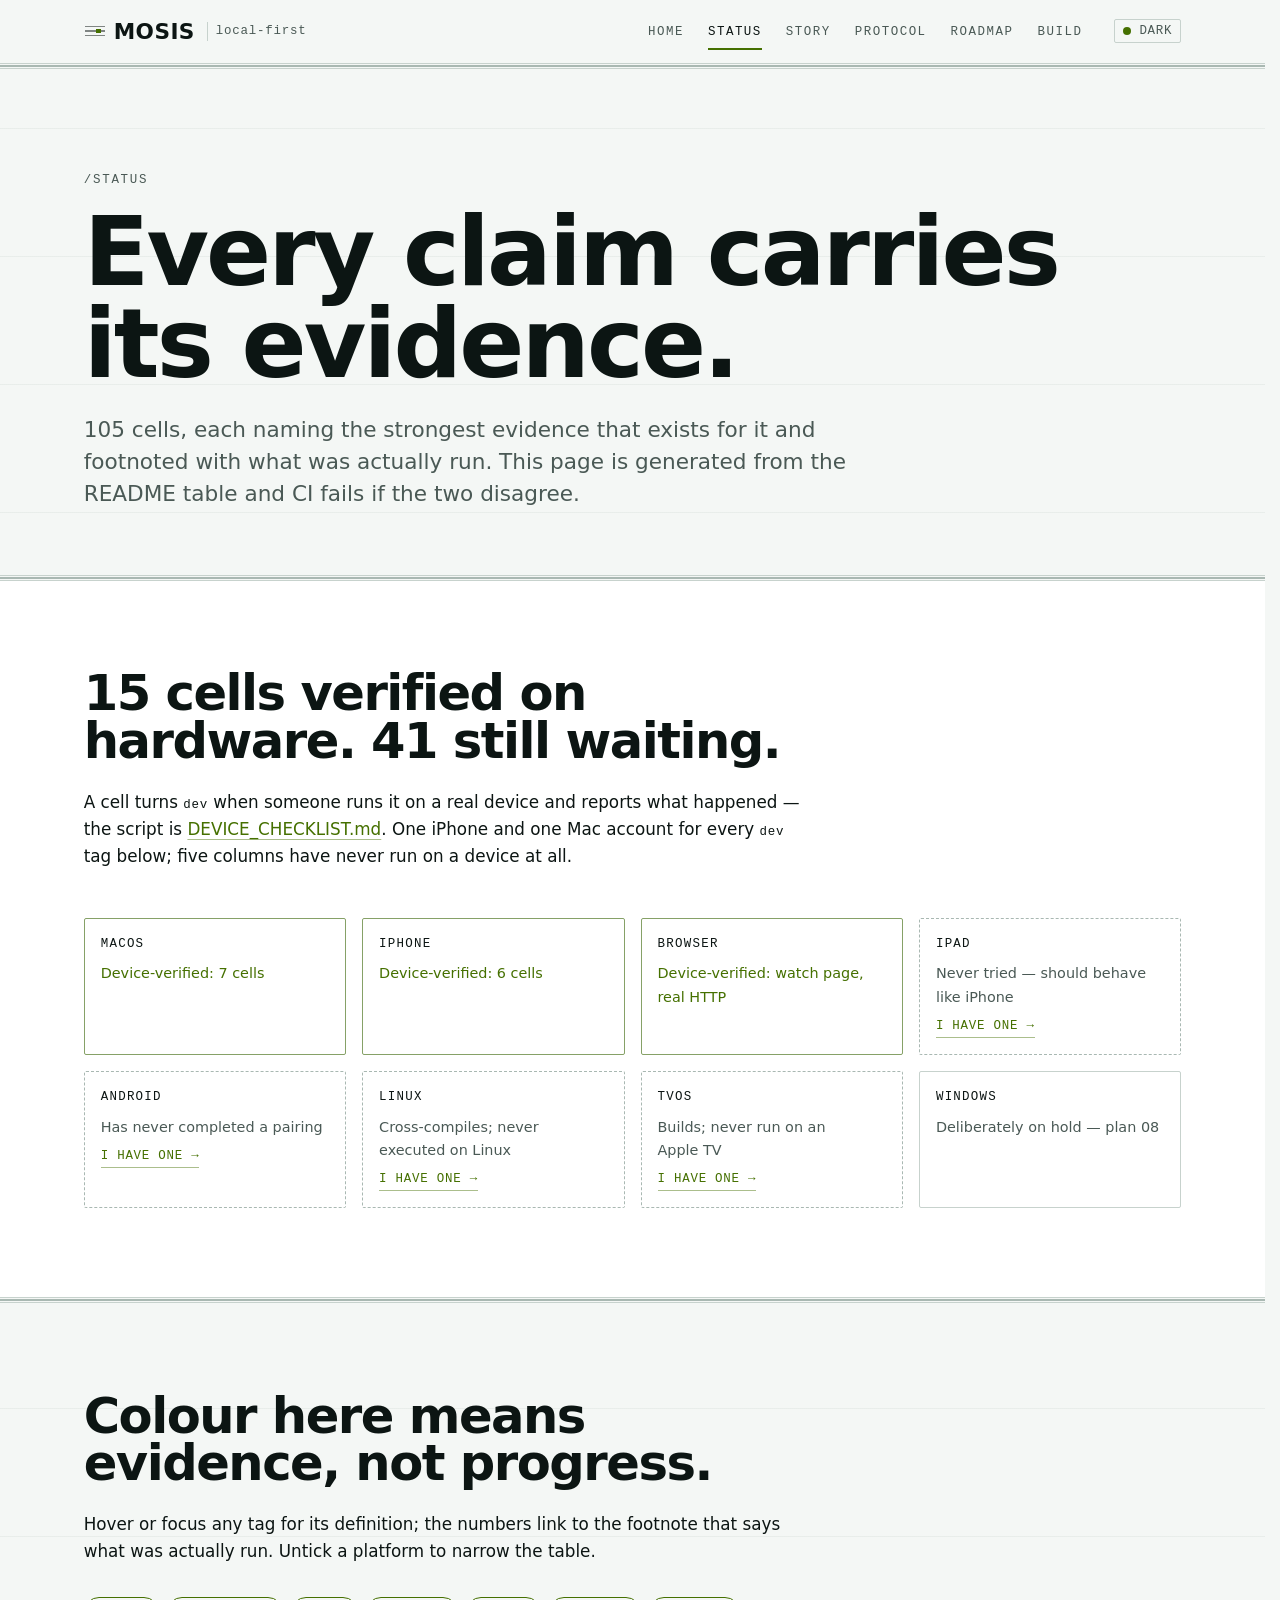
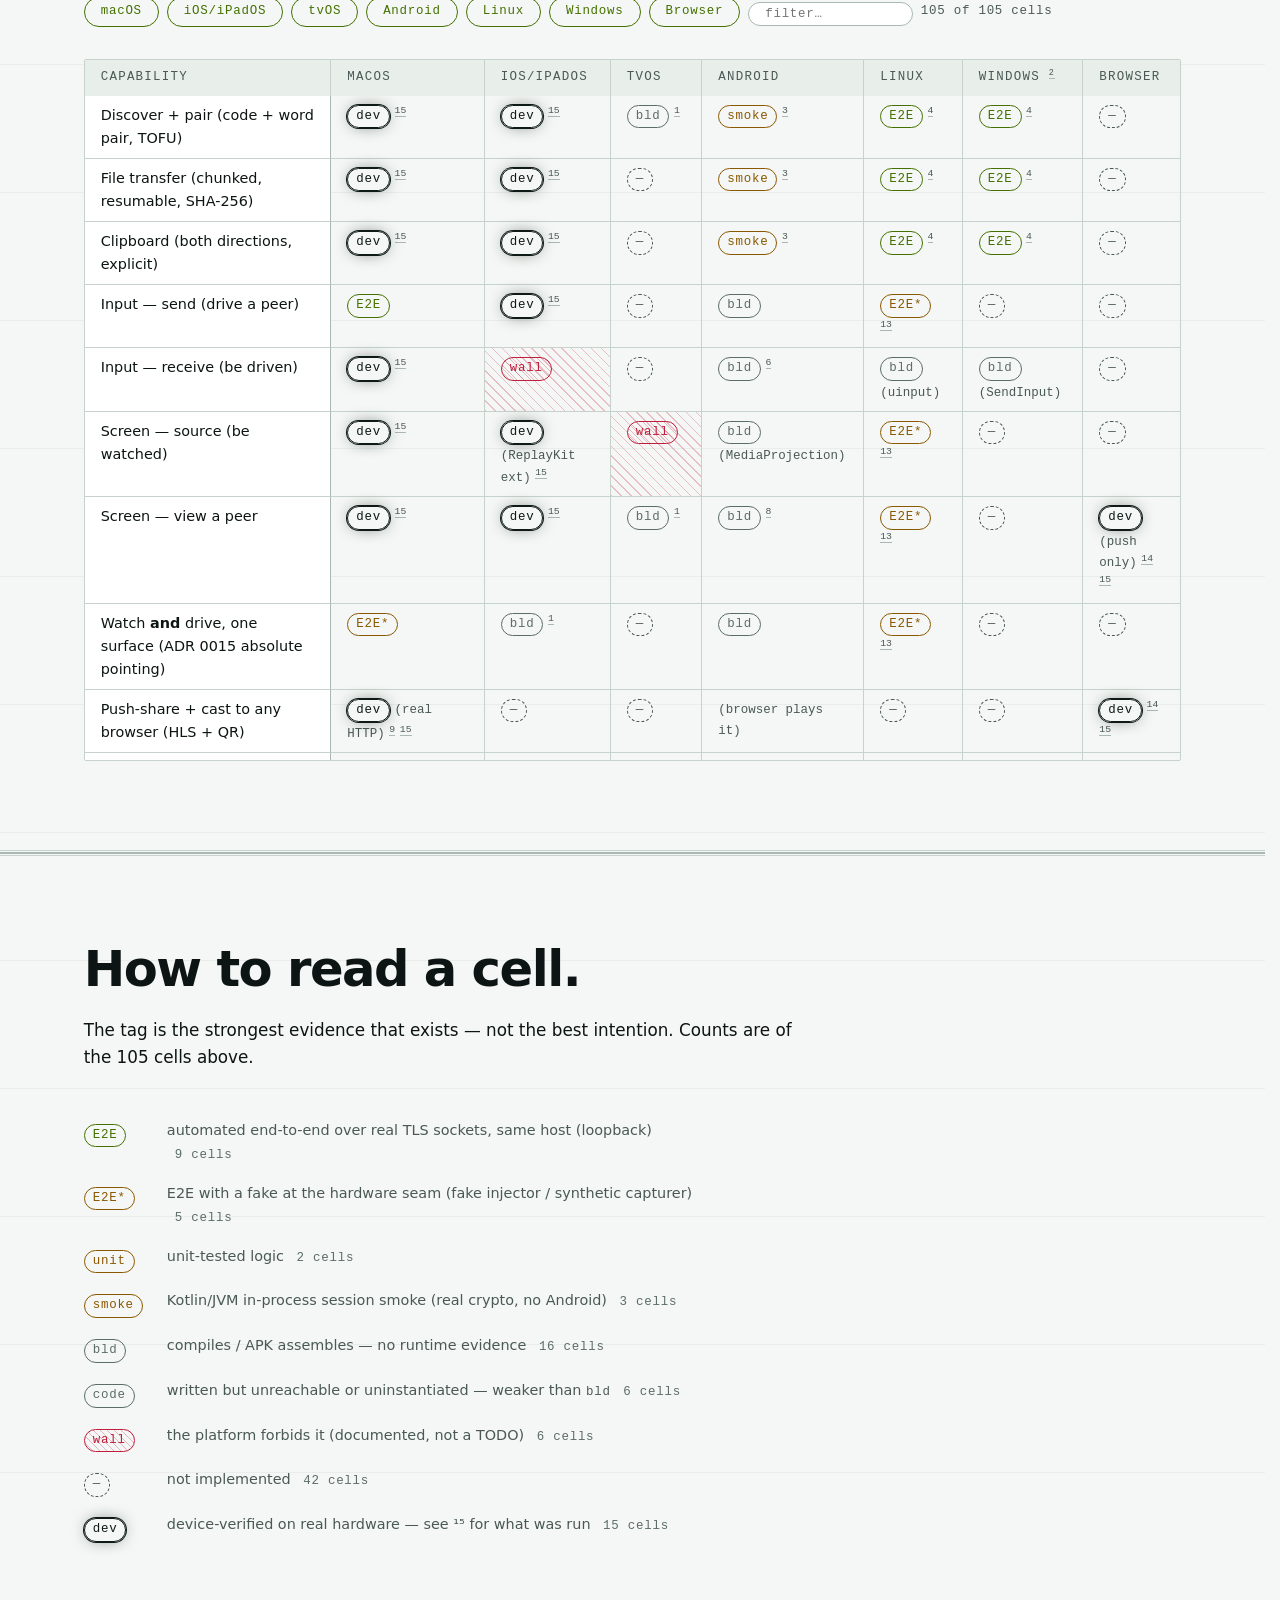
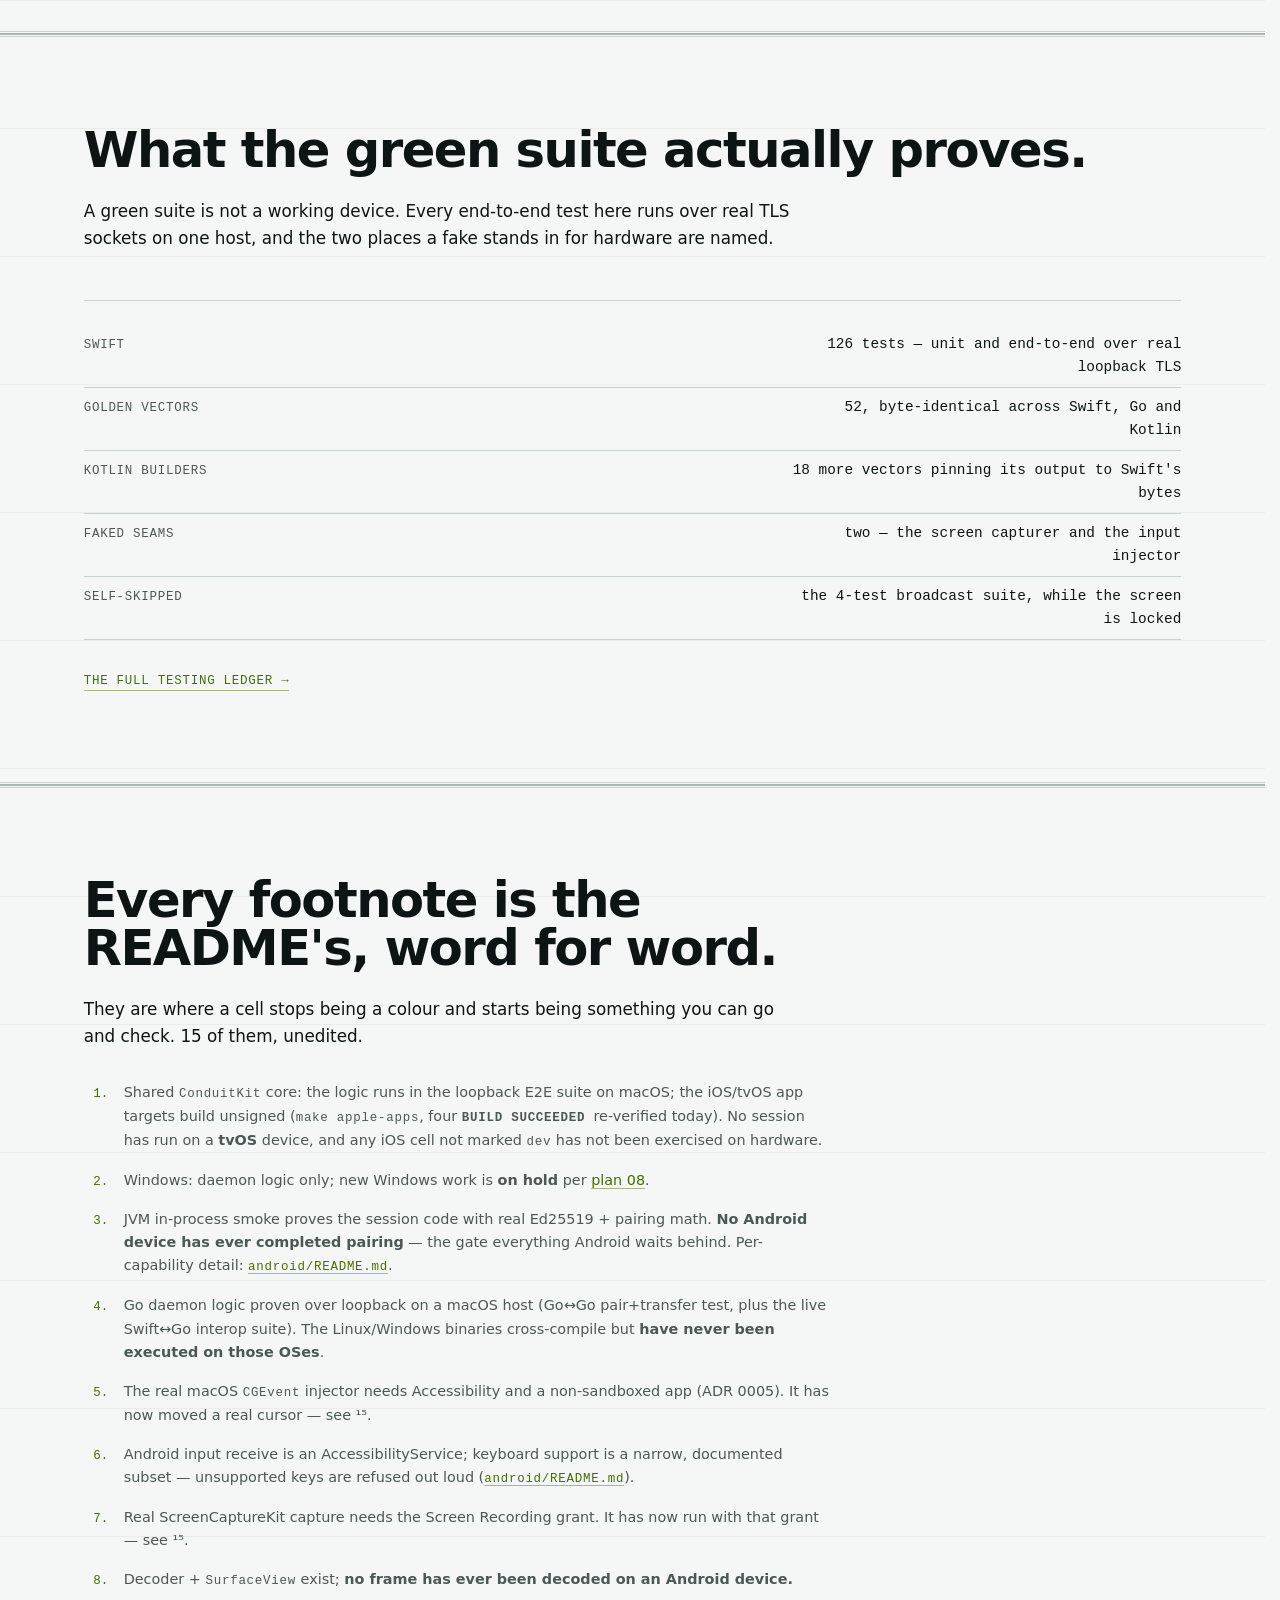
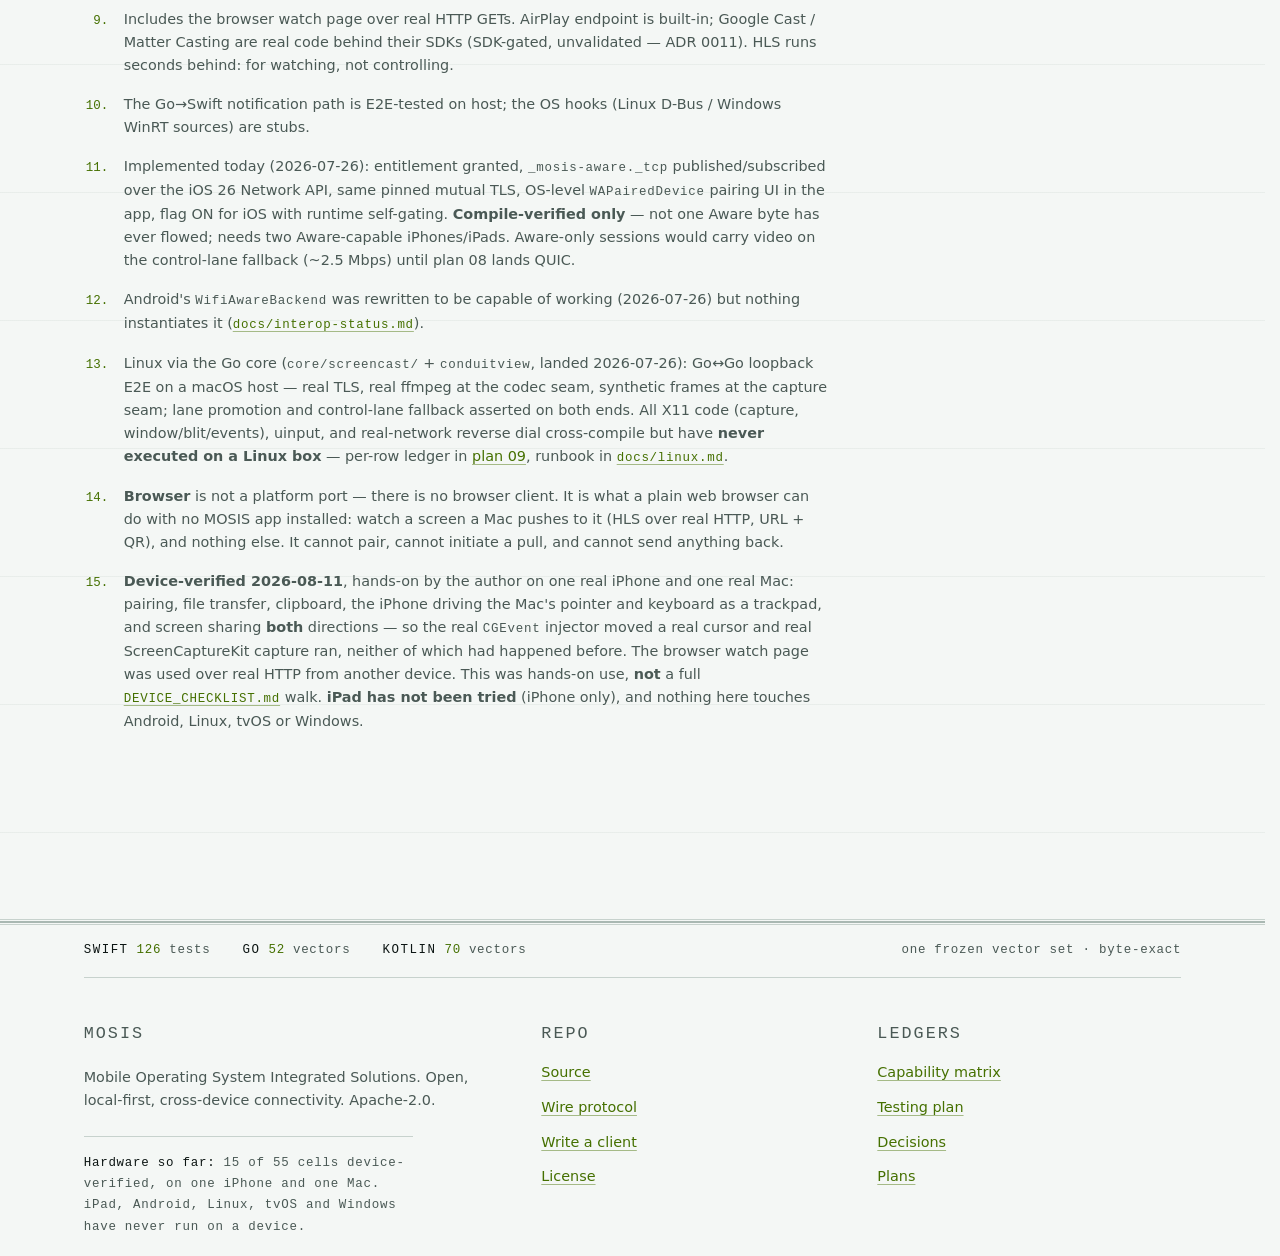
<file: site/status.html>
<!doctype html>
<html lang="en">
  <head>
    <meta charset="utf-8" />
    <meta name="viewport" content="width=device-width, initial-scale=1" />
    <title>Status — MOSIS</title>
    <meta name="description" content="The full capability × platform matrix, with the strongest evidence that exists in every cell, and an open call for testers on the platforms nobody has run." />
    <meta name="color-scheme" content="dark light" />
    <meta name="theme-color" content="#070b0a" media="(prefers-color-scheme: dark)" />
    <meta name="theme-color" content="#f4f7f5" media="(prefers-color-scheme: light)" />
    <link rel="icon" href="assets/favicon.svg" type="image/svg+xml" />
    <link rel="stylesheet" href="assets/css/tokens.css" />
    <link rel="stylesheet" href="assets/css/base.css" />
    <link rel="stylesheet" href="assets/css/components.css" />
    <!-- Applies a stored theme choice before first paint. Three lines, no
         dependency: prefers-color-scheme covers everyone without it. -->
    <script>
      try {
        var t = localStorage.getItem('mosis-theme');
        if (t === 'light' || t === 'dark') document.documentElement.setAttribute('data-theme', t);
      } catch (e) {}
    </script>
  </head>
  <body>
    <a class="skip-link" href="#main">Skip to content</a>

    <header class="site-head">
      <div class="wrap site-head__bar">
        <a class="brand" href="index.html">
          <svg class="brand__mark" width="22" height="22" viewBox="0 0 22 22" aria-hidden="true" focusable="false">
            <g fill="currentColor" opacity=".5">
              <rect x="1" y="6" width="20" height="1"/>
              <rect x="1" y="10" width="20" height="2"/>
              <rect x="1" y="15" width="20" height="1"/>
            </g>
            <rect x="12" y="9" width="5" height="4" fill="var(--sig)"/>
          </svg>
          <span class="brand__name">MOSIS</span>
          <span class="brand__sub mono">local-first</span>
        </a>
        <nav aria-label="Primary">
          <ul class="nav">
          <li><a href="index.html">Home</a></li>
          <li><a href="status.html" aria-current="page">Status</a></li>
          <li><a href="story.html">Story</a></li>
          <li><a href="protocol.html">Protocol</a></li>
          <li><a href="roadmap.html">Roadmap</a></li>
          <li><a href="build.html">Build</a></li>
          </ul>
        </nav>
        <button class="theme-toggle" type="button" hidden>
          <span class="theme-toggle__dot" aria-hidden="true"></span>
          <span class="theme-toggle__text">light</span>
        </button>
      </div>
      <hr class="rail" />
    </header>

    <main id="main">
      <div class="wrap page-head">
        <span class="label">/status</span>
        <h1>Every claim carries its&nbsp;evidence.</h1>
        <p class="lede">
          105 cells, each naming the strongest evidence that exists for it
          and footnoted with what was actually run. This page is generated from
          the README table and CI fails if the two disagree.
        </p>
      </div>

      <hr class="rail" />

      <!-- ── The ask ───────────────────────────────────────────────────── -->
      <section class="band">
        <div class="wrap">
          <h2>15 cells verified on hardware.
          41 still&nbsp;waiting.</h2>
          <p>
            A cell turns <code>dev</code> when someone runs it on a real device
            and reports what happened — the script is
            <a href="https://github.com/SnoobieJunes/mosis/blob/main/docs/DEVICE_CHECKLIST.md">DEVICE_CHECKLIST.md</a>.
            One iPhone and one Mac account for every <code>dev</code> tag below;
            five columns have never run on a device at all.
          </p>
        <ul class="coverage">
          <li class="cov cov--run">
            <span class="cov__name">macOS</span>
            <span class="cov__state">Device-verified: 7 cells</span>
          </li>
          <li class="cov cov--run">
            <span class="cov__name">iPhone</span>
            <span class="cov__state">Device-verified: 6 cells</span>
          </li>
          <li class="cov cov--run">
            <span class="cov__name">Browser</span>
            <span class="cov__state">Device-verified: watch page, real HTTP</span>
          </li>
          <li class="cov cov--open">
            <span class="cov__name">iPad</span>
            <span class="cov__state">Never tried — should behave like iPhone</span>
            <a class="cov__ask" href="https://github.com/SnoobieJunes/mosis/issues/new?title=Device%20report%3A%20iPad">I have one →</a>
          </li>
          <li class="cov cov--open">
            <span class="cov__name">Android</span>
            <span class="cov__state">Has never completed a pairing</span>
            <a class="cov__ask" href="https://github.com/SnoobieJunes/mosis/issues/new?title=Device%20report%3A%20Android">I have one →</a>
          </li>
          <li class="cov cov--open">
            <span class="cov__name">Linux</span>
            <span class="cov__state">Cross-compiles; never executed on Linux</span>
            <a class="cov__ask" href="https://github.com/SnoobieJunes/mosis/issues/new?title=Device%20report%3A%20Linux">I have one →</a>
          </li>
          <li class="cov cov--open">
            <span class="cov__name">tvOS</span>
            <span class="cov__state">Builds; never run on an Apple TV</span>
            <a class="cov__ask" href="https://github.com/SnoobieJunes/mosis/issues/new?title=Device%20report%3A%20tvOS">I have one →</a>
          </li>
          <li class="cov cov--hold">
            <span class="cov__name">Windows</span>
            <span class="cov__state">Deliberately on hold — plan 08</span>
          </li>
        </ul>
        </div>
      </section>

      <hr class="rail" />

      <!-- ── The matrix ────────────────────────────────────────────────── -->
      <section class="wrap">
        <h2>Colour here means evidence, not&nbsp;progress.</h2>
        <p>
          Hover or focus any tag for its definition; the numbers link to the
          footnote that says what was actually run. Untick a platform to narrow
          the table.
        </p>

        <div class="matrix-tools">
          <input class="colfilter" type="checkbox" id="col-macos" data-col="1" checked />
          <label class="chipbox" for="col-macos">macOS</label>
          <input class="colfilter" type="checkbox" id="col-ios-ipados" data-col="2" checked />
          <label class="chipbox" for="col-ios-ipados">iOS/iPadOS</label>
          <input class="colfilter" type="checkbox" id="col-tvos" data-col="3" checked />
          <label class="chipbox" for="col-tvos">tvOS</label>
          <input class="colfilter" type="checkbox" id="col-android" data-col="4" checked />
          <label class="chipbox" for="col-android">Android</label>
          <input class="colfilter" type="checkbox" id="col-linux" data-col="5" checked />
          <label class="chipbox" for="col-linux">Linux</label>
          <input class="colfilter" type="checkbox" id="col-windows" data-col="6" checked />
          <label class="chipbox" for="col-windows">Windows</label>
          <input class="colfilter" type="checkbox" id="col-browser" data-col="7" checked />
          <label class="chipbox" for="col-browser">Browser</label>
          <label class="matrix-search" hidden>
            <span class="sr-only">Filter capabilities by name</span>
            <input type="search" id="cap-search" placeholder="filter…" autocomplete="off" />
          </label>
          <output class="matrix-count" for="cap-search" hidden></output>
        </div>

        <div class="matrix-wrap" tabindex="0" role="region" aria-label="Capability by platform matrix, scrollable">
          <table class="matrix">
            <caption class="sr-only">
              Capability by platform. Each cell holds an evidence tag: the strongest
              evidence that exists for that capability on that platform.
            </caption>
            <thead>
          <tr>
            <th scope="col">Capability</th>
            <th scope="col" data-col="1">macOS</th>
            <th scope="col" data-col="2">iOS/iPadOS</th>
            <th scope="col" data-col="3">tvOS</th>
            <th scope="col" data-col="4">Android</th>
            <th scope="col" data-col="5">Linux</th>
            <th scope="col" data-col="6">Windows <a class="fn" href="#fn-2" aria-label="footnote 2">2</a></th>
            <th scope="col" data-col="7">Browser</th>
          </tr>
            </thead>
            <tbody>
          <tr data-cap="discover + pair (code + word pair, tofu)">
            <th scope="row">Discover + pair (code + word pair, TOFU)</th>
            <td data-col="1" data-tag="dev" data-fn="15"><abbr class="tag tag--dev" tabindex="0" aria-describedby="def-dev" data-def="device-verified on real hardware — see ¹⁵ for what was run">dev</abbr> <a class="fn" href="#fn-15" aria-label="footnote 15">15</a></td>
            <td data-col="2" data-tag="dev" data-fn="15"><abbr class="tag tag--dev" tabindex="0" aria-describedby="def-dev" data-def="device-verified on real hardware — see ¹⁵ for what was run">dev</abbr> <a class="fn" href="#fn-15" aria-label="footnote 15">15</a></td>
            <td data-col="3" data-tag="bld" data-fn="1"><abbr class="tag tag--bld" tabindex="0" aria-describedby="def-bld" data-def="compiles / APK assembles — no runtime evidence">bld</abbr> <a class="fn" href="#fn-1" aria-label="footnote 1">1</a></td>
            <td data-col="4" data-tag="smoke" data-fn="3"><abbr class="tag tag--smoke" tabindex="0" aria-describedby="def-smoke" data-def="Kotlin/JVM in-process session smoke (real crypto, no Android)">smoke</abbr> <a class="fn" href="#fn-3" aria-label="footnote 3">3</a></td>
            <td data-col="5" data-tag="E2E" data-fn="4"><abbr class="tag tag--e2e" tabindex="0" aria-describedby="def-e2e" data-def="automated end-to-end over real TLS sockets, same host (loopback)">E2E</abbr> <a class="fn" href="#fn-4" aria-label="footnote 4">4</a></td>
            <td data-col="6" data-tag="E2E" data-fn="4"><abbr class="tag tag--e2e" tabindex="0" aria-describedby="def-e2e" data-def="automated end-to-end over real TLS sockets, same host (loopback)">E2E</abbr> <a class="fn" href="#fn-4" aria-label="footnote 4">4</a></td>
            <td data-col="7" data-tag="—" data-fn=""><abbr class="tag tag--none" aria-describedby="def-none" data-def="not implemented">—</abbr></td>
          </tr>
          <tr data-cap="file transfer (chunked, resumable, sha-256)">
            <th scope="row">File transfer (chunked, resumable, SHA-256)</th>
            <td data-col="1" data-tag="dev" data-fn="15"><abbr class="tag tag--dev" tabindex="0" aria-describedby="def-dev" data-def="device-verified on real hardware — see ¹⁵ for what was run">dev</abbr> <a class="fn" href="#fn-15" aria-label="footnote 15">15</a></td>
            <td data-col="2" data-tag="dev" data-fn="15"><abbr class="tag tag--dev" tabindex="0" aria-describedby="def-dev" data-def="device-verified on real hardware — see ¹⁵ for what was run">dev</abbr> <a class="fn" href="#fn-15" aria-label="footnote 15">15</a></td>
            <td data-col="3" data-tag="—" data-fn=""><abbr class="tag tag--none" aria-describedby="def-none" data-def="not implemented">—</abbr></td>
            <td data-col="4" data-tag="smoke" data-fn="3"><abbr class="tag tag--smoke" tabindex="0" aria-describedby="def-smoke" data-def="Kotlin/JVM in-process session smoke (real crypto, no Android)">smoke</abbr> <a class="fn" href="#fn-3" aria-label="footnote 3">3</a></td>
            <td data-col="5" data-tag="E2E" data-fn="4"><abbr class="tag tag--e2e" tabindex="0" aria-describedby="def-e2e" data-def="automated end-to-end over real TLS sockets, same host (loopback)">E2E</abbr> <a class="fn" href="#fn-4" aria-label="footnote 4">4</a></td>
            <td data-col="6" data-tag="E2E" data-fn="4"><abbr class="tag tag--e2e" tabindex="0" aria-describedby="def-e2e" data-def="automated end-to-end over real TLS sockets, same host (loopback)">E2E</abbr> <a class="fn" href="#fn-4" aria-label="footnote 4">4</a></td>
            <td data-col="7" data-tag="—" data-fn=""><abbr class="tag tag--none" aria-describedby="def-none" data-def="not implemented">—</abbr></td>
          </tr>
          <tr data-cap="clipboard (both directions, explicit)">
            <th scope="row">Clipboard (both directions, explicit)</th>
            <td data-col="1" data-tag="dev" data-fn="15"><abbr class="tag tag--dev" tabindex="0" aria-describedby="def-dev" data-def="device-verified on real hardware — see ¹⁵ for what was run">dev</abbr> <a class="fn" href="#fn-15" aria-label="footnote 15">15</a></td>
            <td data-col="2" data-tag="dev" data-fn="15"><abbr class="tag tag--dev" tabindex="0" aria-describedby="def-dev" data-def="device-verified on real hardware — see ¹⁵ for what was run">dev</abbr> <a class="fn" href="#fn-15" aria-label="footnote 15">15</a></td>
            <td data-col="3" data-tag="—" data-fn=""><abbr class="tag tag--none" aria-describedby="def-none" data-def="not implemented">—</abbr></td>
            <td data-col="4" data-tag="smoke" data-fn="3"><abbr class="tag tag--smoke" tabindex="0" aria-describedby="def-smoke" data-def="Kotlin/JVM in-process session smoke (real crypto, no Android)">smoke</abbr> <a class="fn" href="#fn-3" aria-label="footnote 3">3</a></td>
            <td data-col="5" data-tag="E2E" data-fn="4"><abbr class="tag tag--e2e" tabindex="0" aria-describedby="def-e2e" data-def="automated end-to-end over real TLS sockets, same host (loopback)">E2E</abbr> <a class="fn" href="#fn-4" aria-label="footnote 4">4</a></td>
            <td data-col="6" data-tag="E2E" data-fn="4"><abbr class="tag tag--e2e" tabindex="0" aria-describedby="def-e2e" data-def="automated end-to-end over real TLS sockets, same host (loopback)">E2E</abbr> <a class="fn" href="#fn-4" aria-label="footnote 4">4</a></td>
            <td data-col="7" data-tag="—" data-fn=""><abbr class="tag tag--none" aria-describedby="def-none" data-def="not implemented">—</abbr></td>
          </tr>
          <tr data-cap="input — send (drive a peer)">
            <th scope="row">Input — send (drive a peer)</th>
            <td data-col="1" data-tag="E2E" data-fn=""><abbr class="tag tag--e2e" tabindex="0" aria-describedby="def-e2e" data-def="automated end-to-end over real TLS sockets, same host (loopback)">E2E</abbr></td>
            <td data-col="2" data-tag="dev" data-fn="15"><abbr class="tag tag--dev" tabindex="0" aria-describedby="def-dev" data-def="device-verified on real hardware — see ¹⁵ for what was run">dev</abbr> <a class="fn" href="#fn-15" aria-label="footnote 15">15</a></td>
            <td data-col="3" data-tag="—" data-fn=""><abbr class="tag tag--none" aria-describedby="def-none" data-def="not implemented">—</abbr></td>
            <td data-col="4" data-tag="bld" data-fn=""><abbr class="tag tag--bld" tabindex="0" aria-describedby="def-bld" data-def="compiles / APK assembles — no runtime evidence">bld</abbr></td>
            <td data-col="5" data-tag="E2E*" data-fn="13"><abbr class="tag tag--e2e-fake" tabindex="0" aria-describedby="def-e2e-fake" data-def="E2E with a fake at the hardware seam (fake injector / synthetic capturer)">E2E*</abbr> <a class="fn" href="#fn-13" aria-label="footnote 13">13</a></td>
            <td data-col="6" data-tag="—" data-fn=""><abbr class="tag tag--none" aria-describedby="def-none" data-def="not implemented">—</abbr></td>
            <td data-col="7" data-tag="—" data-fn=""><abbr class="tag tag--none" aria-describedby="def-none" data-def="not implemented">—</abbr></td>
          </tr>
          <tr data-cap="input — receive (be driven)">
            <th scope="row">Input — receive (be driven)</th>
            <td data-col="1" data-tag="dev" data-fn="15"><abbr class="tag tag--dev" tabindex="0" aria-describedby="def-dev" data-def="device-verified on real hardware — see ¹⁵ for what was run">dev</abbr> <a class="fn" href="#fn-15" aria-label="footnote 15">15</a></td>
            <td data-col="2" data-tag="wall" data-fn="" class="hatch"><abbr class="tag tag--wall" tabindex="0" aria-describedby="def-wall" data-def="the platform forbids it (documented, not a TODO)">wall</abbr></td>
            <td data-col="3" data-tag="—" data-fn=""><abbr class="tag tag--none" aria-describedby="def-none" data-def="not implemented">—</abbr></td>
            <td data-col="4" data-tag="bld" data-fn="6"><abbr class="tag tag--bld" tabindex="0" aria-describedby="def-bld" data-def="compiles / APK assembles — no runtime evidence">bld</abbr> <a class="fn" href="#fn-6" aria-label="footnote 6">6</a></td>
            <td data-col="5" data-tag="bld" data-fn=""><abbr class="tag tag--bld" tabindex="0" aria-describedby="def-bld" data-def="compiles / APK assembles — no runtime evidence">bld</abbr> <span class="cell__note">(uinput)</span></td>
            <td data-col="6" data-tag="bld" data-fn=""><abbr class="tag tag--bld" tabindex="0" aria-describedby="def-bld" data-def="compiles / APK assembles — no runtime evidence">bld</abbr> <span class="cell__note">(SendInput)</span></td>
            <td data-col="7" data-tag="—" data-fn=""><abbr class="tag tag--none" aria-describedby="def-none" data-def="not implemented">—</abbr></td>
          </tr>
          <tr data-cap="screen — source (be watched)">
            <th scope="row">Screen — source (be watched)</th>
            <td data-col="1" data-tag="dev" data-fn="15"><abbr class="tag tag--dev" tabindex="0" aria-describedby="def-dev" data-def="device-verified on real hardware — see ¹⁵ for what was run">dev</abbr> <a class="fn" href="#fn-15" aria-label="footnote 15">15</a></td>
            <td data-col="2" data-tag="dev" data-fn="15"><abbr class="tag tag--dev" tabindex="0" aria-describedby="def-dev" data-def="device-verified on real hardware — see ¹⁵ for what was run">dev</abbr> <span class="cell__note">(ReplayKit ext)</span> <a class="fn" href="#fn-15" aria-label="footnote 15">15</a></td>
            <td data-col="3" data-tag="wall" data-fn="" class="hatch"><abbr class="tag tag--wall" tabindex="0" aria-describedby="def-wall" data-def="the platform forbids it (documented, not a TODO)">wall</abbr></td>
            <td data-col="4" data-tag="bld" data-fn=""><abbr class="tag tag--bld" tabindex="0" aria-describedby="def-bld" data-def="compiles / APK assembles — no runtime evidence">bld</abbr> <span class="cell__note">(MediaProjection)</span></td>
            <td data-col="5" data-tag="E2E*" data-fn="13"><abbr class="tag tag--e2e-fake" tabindex="0" aria-describedby="def-e2e-fake" data-def="E2E with a fake at the hardware seam (fake injector / synthetic capturer)">E2E*</abbr> <a class="fn" href="#fn-13" aria-label="footnote 13">13</a></td>
            <td data-col="6" data-tag="—" data-fn=""><abbr class="tag tag--none" aria-describedby="def-none" data-def="not implemented">—</abbr></td>
            <td data-col="7" data-tag="—" data-fn=""><abbr class="tag tag--none" aria-describedby="def-none" data-def="not implemented">—</abbr></td>
          </tr>
          <tr data-cap="screen — view a peer">
            <th scope="row">Screen — view a peer</th>
            <td data-col="1" data-tag="dev" data-fn="15"><abbr class="tag tag--dev" tabindex="0" aria-describedby="def-dev" data-def="device-verified on real hardware — see ¹⁵ for what was run">dev</abbr> <a class="fn" href="#fn-15" aria-label="footnote 15">15</a></td>
            <td data-col="2" data-tag="dev" data-fn="15"><abbr class="tag tag--dev" tabindex="0" aria-describedby="def-dev" data-def="device-verified on real hardware — see ¹⁵ for what was run">dev</abbr> <a class="fn" href="#fn-15" aria-label="footnote 15">15</a></td>
            <td data-col="3" data-tag="bld" data-fn="1"><abbr class="tag tag--bld" tabindex="0" aria-describedby="def-bld" data-def="compiles / APK assembles — no runtime evidence">bld</abbr> <a class="fn" href="#fn-1" aria-label="footnote 1">1</a></td>
            <td data-col="4" data-tag="bld" data-fn="8"><abbr class="tag tag--bld" tabindex="0" aria-describedby="def-bld" data-def="compiles / APK assembles — no runtime evidence">bld</abbr> <a class="fn" href="#fn-8" aria-label="footnote 8">8</a></td>
            <td data-col="5" data-tag="E2E*" data-fn="13"><abbr class="tag tag--e2e-fake" tabindex="0" aria-describedby="def-e2e-fake" data-def="E2E with a fake at the hardware seam (fake injector / synthetic capturer)">E2E*</abbr> <a class="fn" href="#fn-13" aria-label="footnote 13">13</a></td>
            <td data-col="6" data-tag="—" data-fn=""><abbr class="tag tag--none" aria-describedby="def-none" data-def="not implemented">—</abbr></td>
            <td data-col="7" data-tag="dev" data-fn="14,15"><abbr class="tag tag--dev" tabindex="0" aria-describedby="def-dev" data-def="device-verified on real hardware — see ¹⁵ for what was run">dev</abbr> <span class="cell__note">(push only)</span> <a class="fn" href="#fn-14" aria-label="footnote 14">14</a> <a class="fn" href="#fn-15" aria-label="footnote 15">15</a></td>
          </tr>
          <tr data-cap="watch and drive, one surface (adr 0015 absolute pointing)">
            <th scope="row">Watch <strong>and</strong> drive, one surface (ADR 0015 absolute pointing)</th>
            <td data-col="1" data-tag="E2E*" data-fn=""><abbr class="tag tag--e2e-fake" tabindex="0" aria-describedby="def-e2e-fake" data-def="E2E with a fake at the hardware seam (fake injector / synthetic capturer)">E2E*</abbr></td>
            <td data-col="2" data-tag="bld" data-fn="1"><abbr class="tag tag--bld" tabindex="0" aria-describedby="def-bld" data-def="compiles / APK assembles — no runtime evidence">bld</abbr> <a class="fn" href="#fn-1" aria-label="footnote 1">1</a></td>
            <td data-col="3" data-tag="—" data-fn=""><abbr class="tag tag--none" aria-describedby="def-none" data-def="not implemented">—</abbr></td>
            <td data-col="4" data-tag="bld" data-fn=""><abbr class="tag tag--bld" tabindex="0" aria-describedby="def-bld" data-def="compiles / APK assembles — no runtime evidence">bld</abbr></td>
            <td data-col="5" data-tag="E2E*" data-fn="13"><abbr class="tag tag--e2e-fake" tabindex="0" aria-describedby="def-e2e-fake" data-def="E2E with a fake at the hardware seam (fake injector / synthetic capturer)">E2E*</abbr> <a class="fn" href="#fn-13" aria-label="footnote 13">13</a></td>
            <td data-col="6" data-tag="—" data-fn=""><abbr class="tag tag--none" aria-describedby="def-none" data-def="not implemented">—</abbr></td>
            <td data-col="7" data-tag="—" data-fn=""><abbr class="tag tag--none" aria-describedby="def-none" data-def="not implemented">—</abbr></td>
          </tr>
          <tr data-cap="push-share + cast to any browser (hls + qr)">
            <th scope="row">Push-share + cast to any browser (HLS + QR)</th>
            <td data-col="1" data-tag="dev" data-fn="9,15"><abbr class="tag tag--dev" tabindex="0" aria-describedby="def-dev" data-def="device-verified on real hardware — see ¹⁵ for what was run">dev</abbr> <span class="cell__note">(real HTTP)</span> <a class="fn" href="#fn-9" aria-label="footnote 9">9</a> <a class="fn" href="#fn-15" aria-label="footnote 15">15</a></td>
            <td data-col="2" data-tag="—" data-fn=""><abbr class="tag tag--none" aria-describedby="def-none" data-def="not implemented">—</abbr></td>
            <td data-col="3" data-tag="—" data-fn=""><abbr class="tag tag--none" aria-describedby="def-none" data-def="not implemented">—</abbr></td>
            <td data-col="4" data-tag="" data-fn=""><span class="cell__note">(browser plays it)</span></td>
            <td data-col="5" data-tag="—" data-fn=""><abbr class="tag tag--none" aria-describedby="def-none" data-def="not implemented">—</abbr></td>
            <td data-col="6" data-tag="—" data-fn=""><abbr class="tag tag--none" aria-describedby="def-none" data-def="not implemented">—</abbr></td>
            <td data-col="7" data-tag="dev" data-fn="14,15"><abbr class="tag tag--dev" tabindex="0" aria-describedby="def-dev" data-def="device-verified on real hardware — see ¹⁵ for what was run">dev</abbr> <a class="fn" href="#fn-14" aria-label="footnote 14">14</a> <a class="fn" href="#fn-15" aria-label="footnote 15">15</a></td>
          </tr>
          <tr data-cap="multi-viewer, per-peer view-only/control, live revoke">
            <th scope="row">Multi-viewer, per-peer view-only/control, live revoke</th>
            <td data-col="1" data-tag="E2E" data-fn=""><abbr class="tag tag--e2e" tabindex="0" aria-describedby="def-e2e" data-def="automated end-to-end over real TLS sockets, same host (loopback)">E2E</abbr></td>
            <td data-col="2" data-tag="bld" data-fn="1"><abbr class="tag tag--bld" tabindex="0" aria-describedby="def-bld" data-def="compiles / APK assembles — no runtime evidence">bld</abbr> <a class="fn" href="#fn-1" aria-label="footnote 1">1</a></td>
            <td data-col="3" data-tag="bld" data-fn="1"><abbr class="tag tag--bld" tabindex="0" aria-describedby="def-bld" data-def="compiles / APK assembles — no runtime evidence">bld</abbr> <a class="fn" href="#fn-1" aria-label="footnote 1">1</a></td>
            <td data-col="4" data-tag="—" data-fn=""><abbr class="tag tag--none" aria-describedby="def-none" data-def="not implemented">—</abbr></td>
            <td data-col="5" data-tag="—" data-fn=""><abbr class="tag tag--none" aria-describedby="def-none" data-def="not implemented">—</abbr></td>
            <td data-col="6" data-tag="—" data-fn=""><abbr class="tag tag--none" aria-describedby="def-none" data-def="not implemented">—</abbr></td>
            <td data-col="7" data-tag="—" data-fn=""><abbr class="tag tag--none" aria-describedby="def-none" data-def="not implemented">—</abbr></td>
          </tr>
          <tr data-cap="notifications (source → display)">
            <th scope="row">Notifications (source → display)</th>
            <td data-col="1" data-tag="E2E" data-fn=""><abbr class="tag tag--e2e" tabindex="0" aria-describedby="def-e2e" data-def="automated end-to-end over real TLS sockets, same host (loopback)">E2E</abbr> <span class="cell__note">(display)</span></td>
            <td data-col="2" data-tag="bld" data-fn="1"><abbr class="tag tag--bld" tabindex="0" aria-describedby="def-bld" data-def="compiles / APK assembles — no runtime evidence">bld</abbr> <a class="fn" href="#fn-1" aria-label="footnote 1">1</a></td>
            <td data-col="3" data-tag="—" data-fn=""><abbr class="tag tag--none" aria-describedby="def-none" data-def="not implemented">—</abbr></td>
            <td data-col="4" data-tag="bld" data-fn=""><abbr class="tag tag--bld" tabindex="0" aria-describedby="def-bld" data-def="compiles / APK assembles — no runtime evidence">bld</abbr> <span class="cell__note">(listener svc)</span></td>
            <td data-col="5" data-tag="code" data-fn="10"><abbr class="tag tag--code" tabindex="0" aria-describedby="def-code" data-def="written but unreachable or uninstantiated — weaker than `bld`">code</abbr> <a class="fn" href="#fn-10" aria-label="footnote 10">10</a></td>
            <td data-col="6" data-tag="code" data-fn="10"><abbr class="tag tag--code" tabindex="0" aria-describedby="def-code" data-def="written but unreachable or uninstantiated — weaker than `bld`">code</abbr> <a class="fn" href="#fn-10" aria-label="footnote 10">10</a></td>
            <td data-col="7" data-tag="—" data-fn=""><abbr class="tag tag--none" aria-describedby="def-none" data-def="not implemented">—</abbr></td>
          </tr>
          <tr data-cap="phone as bluetooth hid peripheral">
            <th scope="row">Phone as Bluetooth HID peripheral</th>
            <td data-col="1" data-tag="wall" data-fn="" class="hatch"><abbr class="tag tag--wall" tabindex="0" aria-describedby="def-wall" data-def="the platform forbids it (documented, not a TODO)">wall</abbr></td>
            <td data-col="2" data-tag="wall" data-fn="" class="hatch"><abbr class="tag tag--wall" tabindex="0" aria-describedby="def-wall" data-def="the platform forbids it (documented, not a TODO)">wall</abbr></td>
            <td data-col="3" data-tag="—" data-fn=""><abbr class="tag tag--none" aria-describedby="def-none" data-def="not implemented">—</abbr></td>
            <td data-col="4" data-tag="bld" data-fn=""><abbr class="tag tag--bld" tabindex="0" aria-describedby="def-bld" data-def="compiles / APK assembles — no runtime evidence">bld</abbr> <span class="cell__note">(needs 2 devices)</span></td>
            <td data-col="5" data-tag="—" data-fn=""><abbr class="tag tag--none" aria-describedby="def-none" data-def="not implemented">—</abbr></td>
            <td data-col="6" data-tag="—" data-fn=""><abbr class="tag tag--none" aria-describedby="def-none" data-def="not implemented">—</abbr></td>
            <td data-col="7" data-tag="—" data-fn=""><abbr class="tag tag--none" aria-describedby="def-none" data-def="not implemented">—</abbr></td>
          </tr>
          <tr data-cap="wi-fi aware (link with no router)">
            <th scope="row">Wi-Fi Aware (link with no router)</th>
            <td data-col="1" data-tag="wall" data-fn="" class="hatch"><abbr class="tag tag--wall" tabindex="0" aria-describedby="def-wall" data-def="the platform forbids it (documented, not a TODO)">wall</abbr></td>
            <td data-col="2" data-tag="bld" data-fn="11"><abbr class="tag tag--bld" tabindex="0" aria-describedby="def-bld" data-def="compiles / APK assembles — no runtime evidence">bld</abbr> <span class="cell__note cell__note--strong">— flag ON, zero runtime</span> <a class="fn" href="#fn-11" aria-label="footnote 11">11</a></td>
            <td data-col="3" data-tag="wall" data-fn="" class="hatch"><abbr class="tag tag--wall" tabindex="0" aria-describedby="def-wall" data-def="the platform forbids it (documented, not a TODO)">wall</abbr></td>
            <td data-col="4" data-tag="code" data-fn="12"><abbr class="tag tag--code" tabindex="0" aria-describedby="def-code" data-def="written but unreachable or uninstantiated — weaker than `bld`">code</abbr> <a class="fn" href="#fn-12" aria-label="footnote 12">12</a></td>
            <td data-col="5" data-tag="—" data-fn=""><abbr class="tag tag--none" aria-describedby="def-none" data-def="not implemented">—</abbr></td>
            <td data-col="6" data-tag="—" data-fn=""><abbr class="tag tag--none" aria-describedby="def-none" data-def="not implemented">—</abbr></td>
            <td data-col="7" data-tag="—" data-fn=""><abbr class="tag tag--none" aria-describedby="def-none" data-def="not implemented">—</abbr></td>
          </tr>
          <tr data-cap="contexts / routines / on-device suggestions">
            <th scope="row">Contexts / Routines / on-device suggestions</th>
            <td data-col="1" data-tag="unit" data-fn=""><abbr class="tag tag--unit" tabindex="0" aria-describedby="def-unit" data-def="unit-tested logic">unit</abbr></td>
            <td data-col="2" data-tag="unit" data-fn="1"><abbr class="tag tag--unit" tabindex="0" aria-describedby="def-unit" data-def="unit-tested logic">unit</abbr> <span class="cell__note">(triggers device-gated)</span> <a class="fn" href="#fn-1" aria-label="footnote 1">1</a></td>
            <td data-col="3" data-tag="—" data-fn=""><abbr class="tag tag--none" aria-describedby="def-none" data-def="not implemented">—</abbr></td>
            <td data-col="4" data-tag="—" data-fn=""><abbr class="tag tag--none" aria-describedby="def-none" data-def="not implemented">—</abbr></td>
            <td data-col="5" data-tag="—" data-fn=""><abbr class="tag tag--none" aria-describedby="def-none" data-def="not implemented">—</abbr></td>
            <td data-col="6" data-tag="—" data-fn=""><abbr class="tag tag--none" aria-describedby="def-none" data-def="not implemented">—</abbr></td>
            <td data-col="7" data-tag="—" data-fn=""><abbr class="tag tag--none" aria-describedby="def-none" data-def="not implemented">—</abbr></td>
          </tr>
          <tr data-cap="extra monitor (virtual display)">
            <th scope="row">Extra monitor (virtual display)</th>
            <td data-col="1" data-tag="code" data-fn=""><abbr class="tag tag--code" tabindex="0" aria-describedby="def-code" data-def="written but unreachable or uninstantiated — weaker than `bld`">code</abbr> <span class="cell__note">(<code>unsupported/</code>, never compiled)</span></td>
            <td data-col="2" data-tag="—" data-fn=""><abbr class="tag tag--none" aria-describedby="def-none" data-def="not implemented">—</abbr></td>
            <td data-col="3" data-tag="—" data-fn=""><abbr class="tag tag--none" aria-describedby="def-none" data-def="not implemented">—</abbr></td>
            <td data-col="4" data-tag="—" data-fn=""><abbr class="tag tag--none" aria-describedby="def-none" data-def="not implemented">—</abbr></td>
            <td data-col="5" data-tag="—" data-fn=""><abbr class="tag tag--none" tabindex="0" aria-describedby="def-none" data-def="not implemented">—</abbr> <span class="cell__note">(evdi, design note only)</span></td>
            <td data-col="6" data-tag="code" data-fn=""><abbr class="tag tag--code" tabindex="0" aria-describedby="def-code" data-def="written but unreachable or uninstantiated — weaker than `bld`">code</abbr> <span class="cell__note">(IddCx, no frame path)</span></td>
            <td data-col="7" data-tag="—" data-fn=""><abbr class="tag tag--none" aria-describedby="def-none" data-def="not implemented">—</abbr></td>
          </tr>
            </tbody>
          </table>
        </div>
        <p class="matrix-empty" hidden>No capability matches that filter.</p>
      </section>

      <hr class="rail" />

      <!-- ── Legend ────────────────────────────────────────────────────── -->
      <section class="wrap">
        <h2>How to read a cell.</h2>
        <p>
          The tag is the strongest evidence that exists — not the best intention.
          Counts are of the 105 cells above.
        </p>
        <dl class="legend legend--counted" style="margin-block-start: var(--s-6)">
          <dt><span class="tag tag--e2e">E2E</span></dt>
          <dd id="def-e2e">automated end-to-end over real TLS sockets, same host (loopback) <span class="legend__n">9 cells</span></dd>
          <dt><span class="tag tag--e2e-fake">E2E*</span></dt>
          <dd id="def-e2e-fake">E2E with a fake at the hardware seam (fake injector / synthetic capturer) <span class="legend__n">5 cells</span></dd>
          <dt><span class="tag tag--unit">unit</span></dt>
          <dd id="def-unit">unit-tested logic <span class="legend__n">2 cells</span></dd>
          <dt><span class="tag tag--smoke">smoke</span></dt>
          <dd id="def-smoke">Kotlin/JVM in-process session smoke (real crypto, no Android) <span class="legend__n">3 cells</span></dd>
          <dt><span class="tag tag--bld">bld</span></dt>
          <dd id="def-bld">compiles / APK assembles — no runtime evidence <span class="legend__n">16 cells</span></dd>
          <dt><span class="tag tag--code">code</span></dt>
          <dd id="def-code">written but unreachable or uninstantiated — weaker than <code>bld</code> <span class="legend__n">6 cells</span></dd>
          <dt><span class="tag tag--wall">wall</span></dt>
          <dd id="def-wall">the platform forbids it (documented, not a TODO) <span class="legend__n">6 cells</span></dd>
          <dt><span class="tag tag--none">—</span></dt>
          <dd id="def-none">not implemented <span class="legend__n">42 cells</span></dd>
          <dt><span class="tag tag--dev">dev</span></dt>
          <dd id="def-dev">device-verified on real hardware — see ¹⁵ for what was run <span class="legend__n">15 cells</span></dd>
        </dl>
      </section>

      <hr class="rail" />

      <!-- ── Testing ledger ────────────────────────────────────────────── -->
      <section class="wrap">
        <h2>What the green suite actually proves.</h2>
        <p>
          A green suite is not a working device. Every end-to-end test here runs
          over real TLS sockets on one host, and the two places a fake stands in
          for hardware are named.
        </p>

        <dl class="figures figures--wide" style="margin-block-start: var(--s-6)">
          <div><dt>Swift</dt><dd><span data-fig="swift">126</span> tests — unit and end-to-end over real loopback TLS</dd></div>
          <div><dt>Golden vectors</dt><dd><span data-fig="go">52</span>, byte-identical across Swift, Go and Kotlin</dd></div>
          <div><dt>Kotlin builders</dt><dd>18 more vectors pinning its output to Swift's bytes</dd></div>
          <div><dt>Faked seams</dt><dd>two — the screen capturer and the input injector</dd></div>
          <div><dt>Self-skipped</dt><dd>the 4-test broadcast suite, while the screen is locked</dd></div>
        </dl>

        <p class="cta"><a href="https://github.com/SnoobieJunes/mosis/blob/main/docs/TESTING_PLAN.md">The full testing ledger →</a></p>
      </section>

      <hr class="rail" />

      <!-- ── Footnotes ─────────────────────────────────────────────────── -->
      <section class="wrap">
        <h2>Every footnote is the README's, word for&nbsp;word.</h2>
        <p>
          They are where a cell stops being a colour and starts being something
          you can go and check. 15 of them, unedited.
        </p>
        <ol class="footnotes" style="margin-block-start: var(--s-5)">
          <li id="fn-1" value="1">Shared <code>ConduitKit</code> core: the logic runs in the loopback E2E suite on macOS; the iOS/tvOS app targets build unsigned (<code>make apple-apps</code>, four <code><strong> BUILD SUCCEEDED </strong></code> re-verified today). No session has run on a <strong>tvOS</strong> device, and any iOS cell not marked <code>dev</code> has not been exercised on hardware.</li>
          <li id="fn-2" value="2">Windows: daemon logic only; new Windows work is <strong>on hold</strong> per <a href="https://github.com/SnoobieJunes/mosis/blob/main/docs/plans/08-direct-link-transport.md">plan 08</a>.</li>
          <li id="fn-3" value="3">JVM in-process smoke proves the session code with real Ed25519 + pairing math. <strong>No Android device has ever completed pairing</strong> — the gate everything Android waits behind. Per-capability detail: <a href="https://github.com/SnoobieJunes/mosis/blob/main/android/README.md"><code>android/README.md</code></a>.</li>
          <li id="fn-4" value="4">Go daemon logic proven over loopback on a macOS host (Go↔Go pair+transfer test, plus the live Swift↔Go interop suite). The Linux/Windows binaries cross-compile but <strong>have never been executed on those OSes</strong>.</li>
          <li id="fn-5" value="5">The real macOS <code>CGEvent</code> injector needs Accessibility and a non-sandboxed app (ADR 0005). It has now moved a real cursor — see ¹⁵.</li>
          <li id="fn-6" value="6">Android input receive is an AccessibilityService; keyboard support is a narrow, documented subset — unsupported keys are refused out loud (<a href="https://github.com/SnoobieJunes/mosis/blob/main/android/README.md"><code>android/README.md</code></a>).</li>
          <li id="fn-7" value="7">Real ScreenCaptureKit capture needs the Screen Recording grant. It has now run with that grant — see ¹⁵.</li>
          <li id="fn-8" value="8">Decoder + <code>SurfaceView</code> exist; <strong>no frame has ever been decoded on an Android device.</strong></li>
          <li id="fn-9" value="9">Includes the browser watch page over real HTTP GETs. AirPlay endpoint is built-in; Google Cast / Matter Casting are real code behind their SDKs (SDK-gated, unvalidated — ADR 0011). HLS runs seconds behind: for watching, not controlling.</li>
          <li id="fn-10" value="10">The Go→Swift notification path is E2E-tested on host; the OS hooks (Linux D-Bus / Windows WinRT sources) are stubs.</li>
          <li id="fn-11" value="11">Implemented today (2026-07-26): entitlement granted, <code>_mosis-aware._tcp</code> published/subscribed over the iOS 26 Network API, same pinned mutual TLS, OS-level <code>WAPairedDevice</code> pairing UI in the app, flag ON for iOS with runtime self-gating. <strong>Compile-verified only</strong> — not one Aware byte has ever flowed; needs two Aware-capable iPhones/iPads. Aware-only sessions would carry video on the control-lane fallback (~2.5 Mbps) until plan 08 lands QUIC.</li>
          <li id="fn-12" value="12">Android's <code>WifiAwareBackend</code> was rewritten to be capable of working (2026-07-26) but nothing instantiates it (<a href="https://github.com/SnoobieJunes/mosis/blob/main/docs/interop-status.md"><code>docs/interop-status.md</code></a>).</li>
          <li id="fn-13" value="13">Linux via the Go core (<code>core/screencast/</code> + <code>conduitview</code>, landed 2026-07-26): Go↔Go loopback E2E on a macOS host — real TLS, real ffmpeg at the codec seam, synthetic frames at the capture seam; lane promotion and control-lane fallback asserted on both ends. All X11 code (capture, window/blit/events), uinput, and real-network reverse dial cross-compile but have <strong>never executed on a Linux box</strong> — per-row ledger in <a href="https://github.com/SnoobieJunes/mosis/blob/main/docs/plans/09-linux-screen-and-control.md">plan 09</a>, runbook in <a href="https://github.com/SnoobieJunes/mosis/blob/main/docs/linux.md"><code>docs/linux.md</code></a>.</li>
          <li id="fn-14" value="14"><strong>Browser</strong> is not a platform port — there is no browser client. It is what a plain web browser can do with no MOSIS app installed: watch a screen a Mac pushes to it (HLS over real HTTP, URL + QR), and nothing else. It cannot pair, cannot initiate a pull, and cannot send anything back.</li>
          <li id="fn-15" value="15"><strong>Device-verified 2026-08-11</strong>, hands-on by the author on one real iPhone and one real Mac: pairing, file transfer, clipboard, the iPhone driving the Mac's pointer and keyboard as a trackpad, and screen sharing <strong>both</strong> directions — so the real <code>CGEvent</code> injector moved a real cursor and real ScreenCaptureKit capture ran, neither of which had happened before. The browser watch page was used over real HTTP from another device. This was hands-on use, <strong>not</strong> a full <a href="https://github.com/SnoobieJunes/mosis/blob/main/docs/DEVICE_CHECKLIST.md"><code>DEVICE_CHECKLIST.md</code></a> walk. <strong>iPad has not been tried</strong> (iPhone only), and nothing here touches Android, Linux, tvOS or Windows.</li>
        </ol>
      </section>
    </main>

    <footer class="site-foot">
      <hr class="rail" />
      <div class="wrap">
        <p class="seal">
          <span class="seal__impl"><b>Swift</b> <em data-fig="swift">126</em> tests</span>
          <span class="seal__impl"><b>Go</b> <em data-fig="go">52</em> vectors</span>
          <span class="seal__impl"><b>Kotlin</b> <em data-fig="kotlin">70</em> vectors</span>
          <span class="seal__note">one frozen vector set · byte-exact</span>
        </p>
      </div>
      <div class="wrap site-foot__grid">
        <div>
          <h2>MOSIS</h2>
          <p class="foot-note">
            Mobile Operating System Integrated Solutions. Open, local-first,
            cross-device connectivity. Apache-2.0.
          </p>
          <p class="foot-status">
            <b>Hardware so far:</b> 15 of 55
            cells device-verified, on one iPhone and one Mac. iPad, Android,
            Linux, tvOS and Windows have never run on a device.
          </p>
        </div>
        <div>
          <h2>Repo</h2>
          <ul>
            <li><a href="https://github.com/SnoobieJunes/mosis">Source</a></li>
            <li><a href="https://github.com/SnoobieJunes/mosis/blob/main/docs/protocol.md">Wire protocol</a></li>
            <li><a href="https://github.com/SnoobieJunes/mosis/blob/main/docs/IMPLEMENTORS.md">Write a client</a></li>
            <li><a href="https://github.com/SnoobieJunes/mosis/blob/main/LICENSE">License</a></li>
          </ul>
        </div>
        <div>
          <h2>Ledgers</h2>
          <ul>
            <li><a href="status.html">Capability matrix</a></li>
            <li><a href="https://github.com/SnoobieJunes/mosis/blob/main/docs/TESTING_PLAN.md">Testing plan</a></li>
            <li><a href="https://github.com/SnoobieJunes/mosis/tree/main/docs/adr">Decisions</a></li>
            <li><a href="https://github.com/SnoobieJunes/mosis/tree/main/docs/plans">Plans</a></li>
          </ul>
        </div>
      </div>
    </footer>

    <script type="module" src="assets/js/theme.js"></script>
    <script type="module" src="assets/js/lanes.js"></script>
    <script type="module" src="assets/js/matrix.js"></script>
  </body>
</html>
</file>
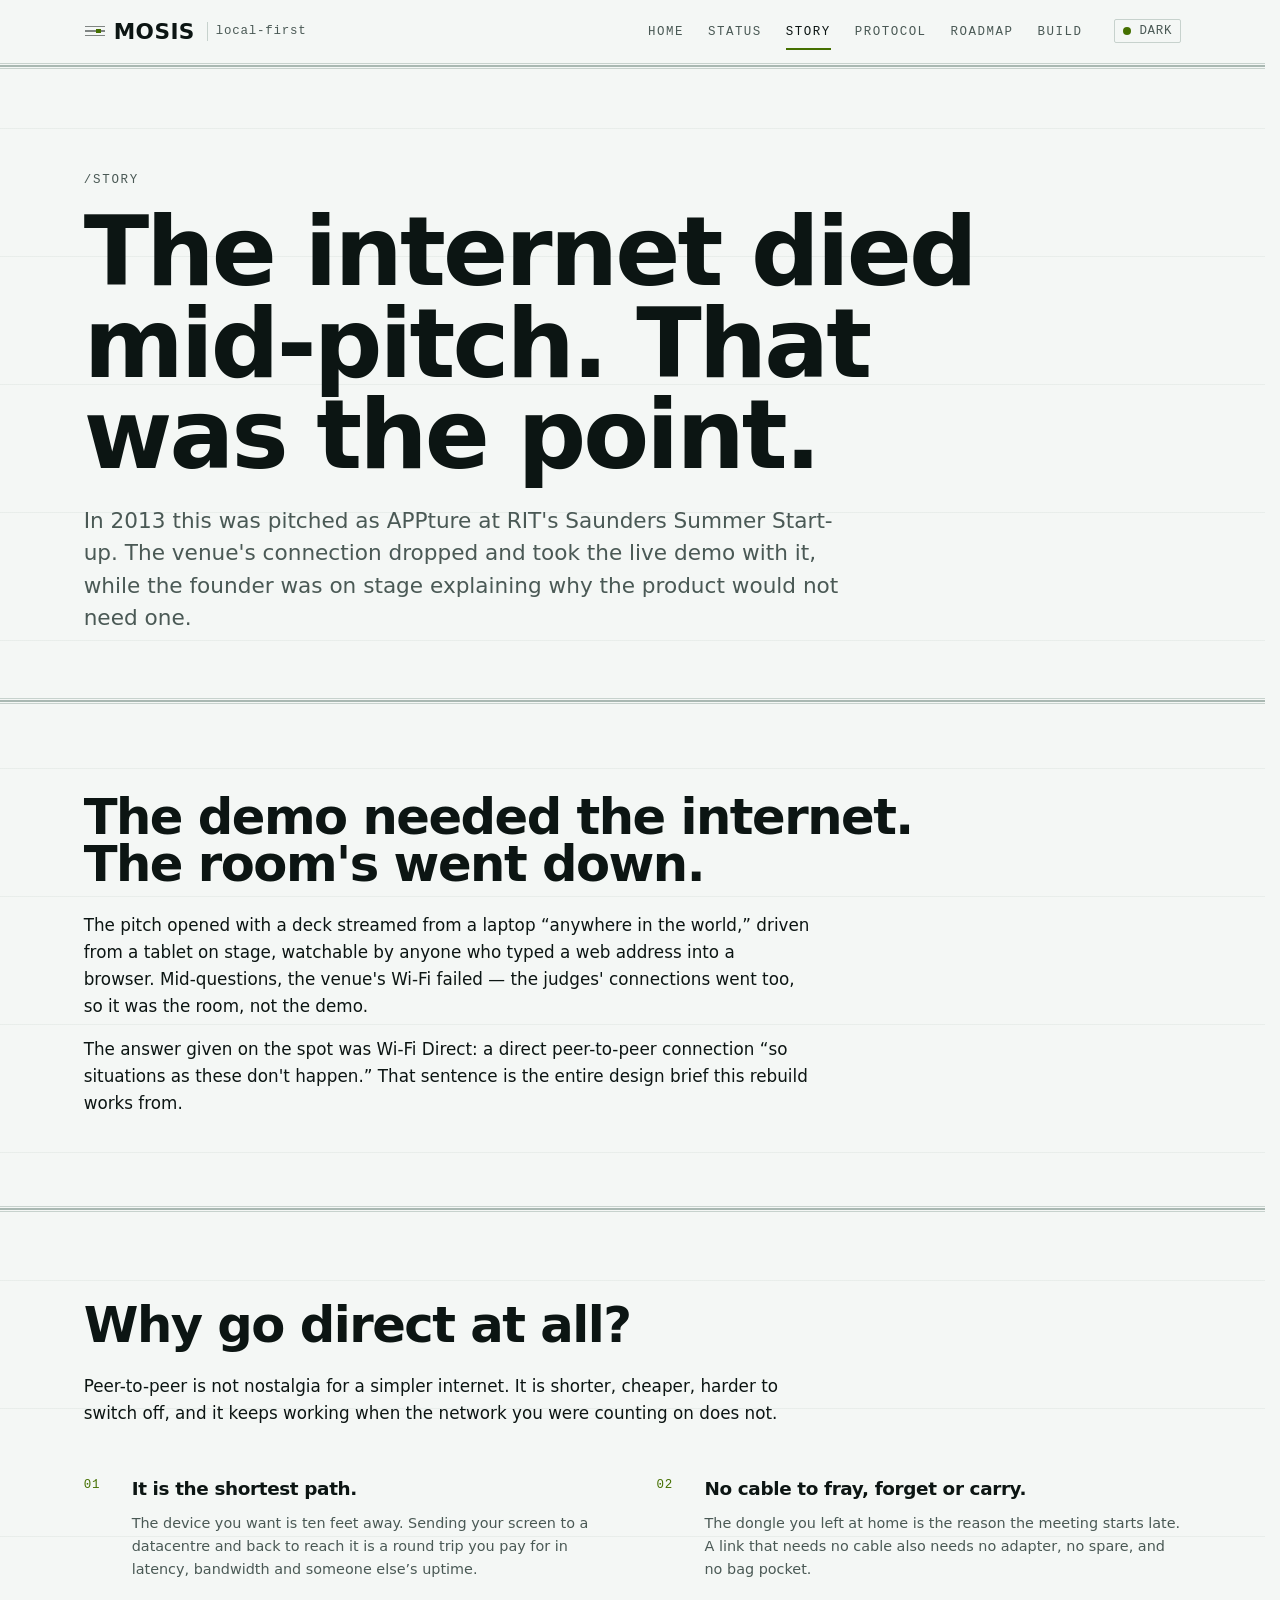
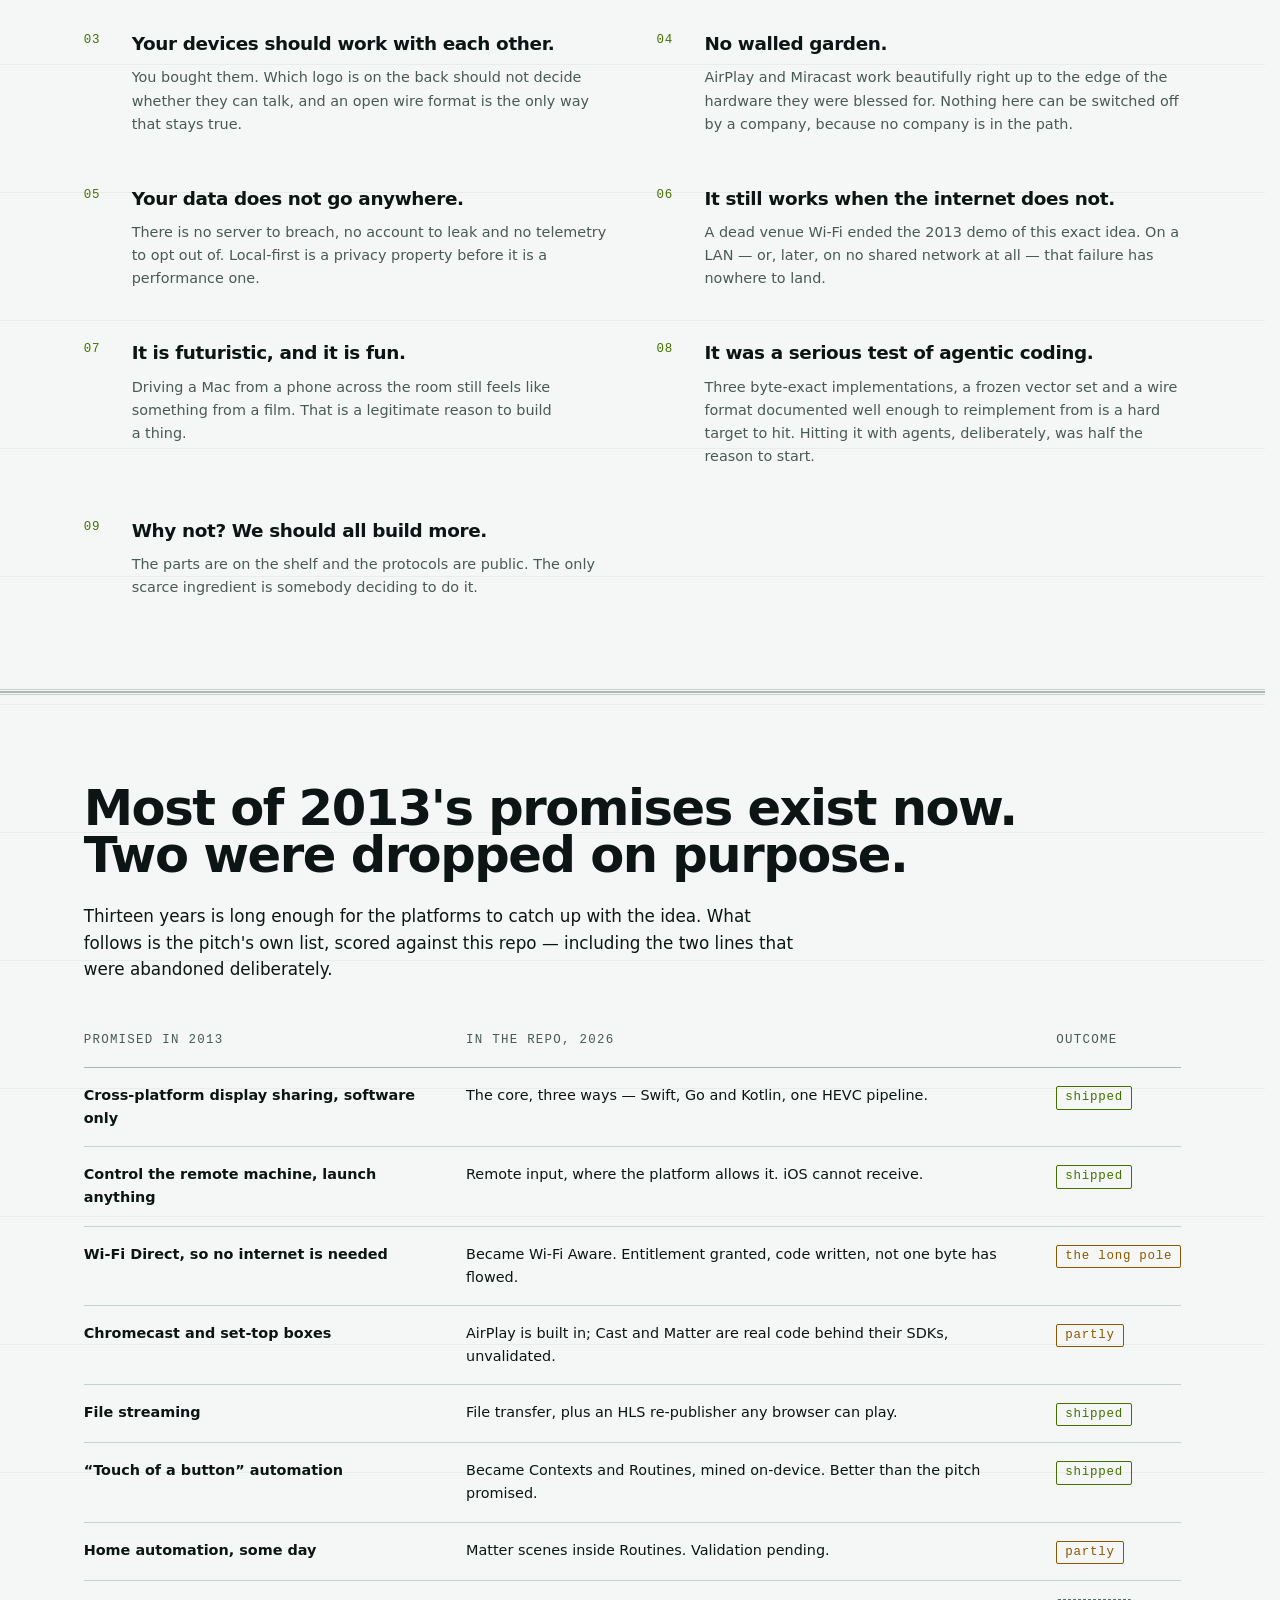
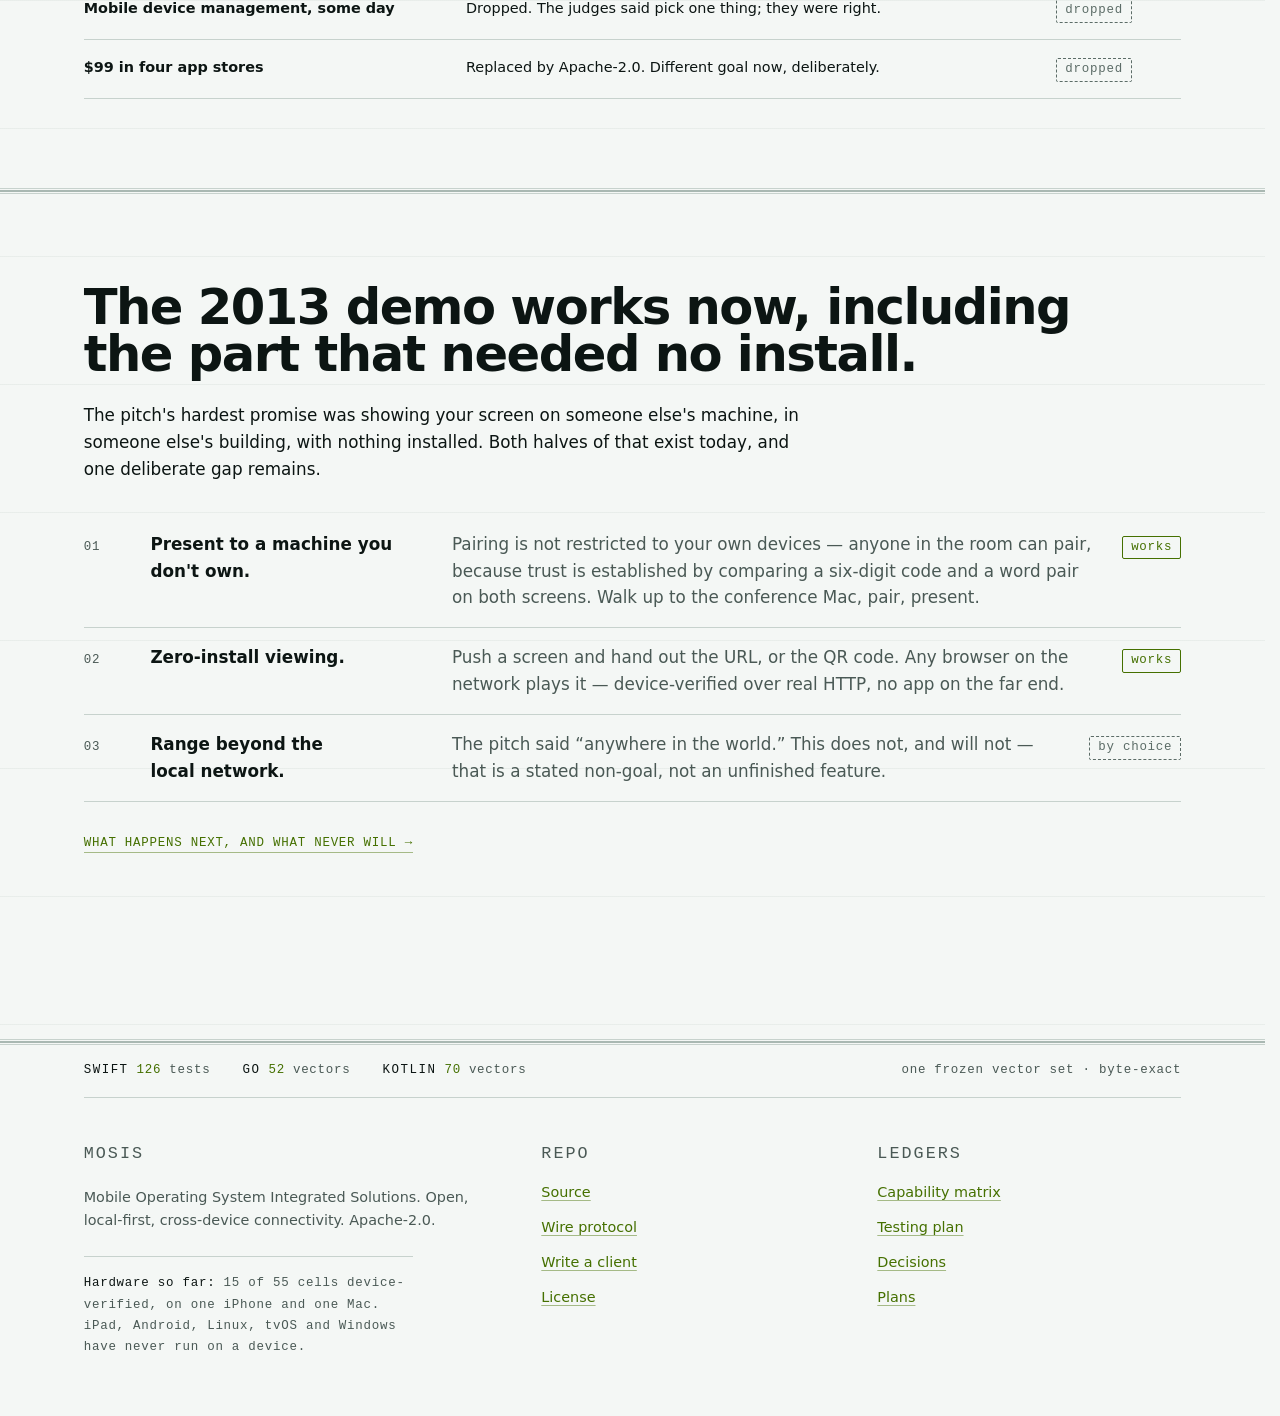
<file: site/story.html>
<!doctype html>
<html lang="en">
  <head>
    <meta charset="utf-8" />
    <meta name="viewport" content="width=device-width, initial-scale=1" />
    <title>Story — MOSIS</title>
    <meta name="description" content="A 2013 pitch whose live demo died when the venue lost its internet, why peer-to-peer is worth the trouble, and what the rebuild owes the original." />
    <meta name="color-scheme" content="dark light" />
    <meta name="theme-color" content="#070b0a" media="(prefers-color-scheme: dark)" />
    <meta name="theme-color" content="#f4f7f5" media="(prefers-color-scheme: light)" />
    <link rel="icon" href="assets/favicon.svg" type="image/svg+xml" />
    <link rel="stylesheet" href="assets/css/tokens.css" />
    <link rel="stylesheet" href="assets/css/base.css" />
    <link rel="stylesheet" href="assets/css/components.css" />
    <!-- Applies a stored theme choice before first paint. Three lines, no
         dependency: prefers-color-scheme covers everyone without it. -->
    <script>
      try {
        var t = localStorage.getItem('mosis-theme');
        if (t === 'light' || t === 'dark') document.documentElement.setAttribute('data-theme', t);
      } catch (e) {}
    </script>
  </head>
  <body>
    <a class="skip-link" href="#main">Skip to content</a>

    <header class="site-head">
      <div class="wrap site-head__bar">
        <a class="brand" href="index.html">
          <svg class="brand__mark" width="22" height="22" viewBox="0 0 22 22" aria-hidden="true" focusable="false">
            <g fill="currentColor" opacity=".5">
              <rect x="1" y="6" width="20" height="1"/>
              <rect x="1" y="10" width="20" height="2"/>
              <rect x="1" y="15" width="20" height="1"/>
            </g>
            <rect x="12" y="9" width="5" height="4" fill="var(--sig)"/>
          </svg>
          <span class="brand__name">MOSIS</span>
          <span class="brand__sub mono">local-first</span>
        </a>
        <nav aria-label="Primary">
          <ul class="nav">
          <li><a href="index.html">Home</a></li>
          <li><a href="status.html">Status</a></li>
          <li><a href="story.html" aria-current="page">Story</a></li>
          <li><a href="protocol.html">Protocol</a></li>
          <li><a href="roadmap.html">Roadmap</a></li>
          <li><a href="build.html">Build</a></li>
          </ul>
        </nav>
        <button class="theme-toggle" type="button" hidden>
          <span class="theme-toggle__dot" aria-hidden="true"></span>
          <span class="theme-toggle__text">light</span>
        </button>
      </div>
      <hr class="rail" />
    </header>

    <main id="main">
      <div class="wrap page-head">
        <span class="label">/story</span>
        <h1>The internet died mid&#8209;pitch. That was the&nbsp;point.</h1>
        <p class="lede">
          In 2013 this was pitched as APPture at RIT's Saunders Summer Start-up.
          The venue's connection dropped and took the live demo with it, while
          the founder was on stage explaining why the product would not need one.
        </p>
      </div>

      <hr class="rail" />

      <section class="wrap">
        <h2>The demo needed the internet. The room's went&nbsp;down.</h2>
        <p>
          The pitch opened with a deck streamed from a laptop “anywhere in the
          world,” driven from a tablet on stage, watchable by anyone who typed a
          web address into a browser. Mid-questions, the venue's Wi-Fi failed —
          the judges' connections went too, so it was the room, not the demo.
        </p>
        <p>
          The answer given on the spot was Wi-Fi Direct: a direct peer-to-peer
          connection <q>so situations as these don't happen.</q> That sentence is
          the entire design brief this rebuild works from.
        </p>
      </section>

      <hr class="rail" />

      <section class="wrap" id="why">
        <h2>Why go direct at&nbsp;all?</h2>
        <p>
          Peer-to-peer is not nostalgia for a simpler internet. It is shorter,
          cheaper, harder to switch off, and it keeps working when the network
          you were counting on does not.
        </p>
        <ol class="why">
          <li><b>It is the shortest path.</b><span>The device you want is ten feet away. Sending your screen to a datacentre and back to reach it is a round trip you pay for in latency, bandwidth and someone else’s uptime.</span></li>
          <li><b>No cable to fray, forget or carry.</b><span>The dongle you left at home is the reason the meeting starts late. A link that needs no cable also needs no adapter, no spare, and no bag pocket.</span></li>
          <li><b>Your devices should work with each other.</b><span>You bought them. Which logo is on the back should not decide whether they can talk, and an open wire format is the only way that stays true.</span></li>
          <li><b>No walled garden.</b><span>AirPlay and Miracast work beautifully right up to the edge of the hardware they were blessed for. Nothing here can be switched off by a company, because no company is in the path.</span></li>
          <li><b>Your data does not go anywhere.</b><span>There is no server to breach, no account to leak and no telemetry to opt out of. Local-first is a privacy property before it is a performance one.</span></li>
          <li><b>It still works when the internet does not.</b><span>A dead venue Wi-Fi ended the 2013 demo of this exact idea. On a LAN — or, later, on no shared network at all — that failure has nowhere to land.</span></li>
          <li><b>It is futuristic, and it is fun.</b><span>Driving a Mac from a phone across the room still feels like something from a film. That is a legitimate reason to build a thing.</span></li>
          <li><b>It was a serious test of agentic coding.</b><span>Three byte-exact implementations, a frozen vector set and a wire format documented well enough to reimplement from is a hard target to hit. Hitting it with agents, deliberately, was half the reason to start.</span></li>
          <li><b>Why not? We should all build more.</b><span>The parts are on the shelf and the protocols are public. The only scarce ingredient is somebody deciding to do it.</span></li>
        </ol>
      </section>

      <hr class="rail" />

      <section class="wrap">
        <h2>Most of 2013's promises exist now. Two were dropped on&nbsp;purpose.</h2>
        <p>
          Thirteen years is long enough for the platforms to catch up with the
          idea. What follows is the pitch's own list, scored against this repo —
          including the two lines that were abandoned deliberately.
        </p>
        <table class="tbl">
          <caption class="sr-only">Each 2013 promise and its state in the 2026 repo.</caption>
          <thead>
            <tr>
              <th scope="col">Promised in 2013</th>
              <th scope="col">In the repo, 2026</th>
              <th scope="col">Outcome</th>
            </tr>
          </thead>
          <tbody>
            <tr>
              <th scope="row">Cross-platform display sharing, software only</th>
              <td>The core, three ways — Swift, Go and Kotlin, one HEVC pipeline.</td>
              <td><span class="mark mark--done">shipped</span></td>
            </tr>
            <tr>
              <th scope="row">Control the remote machine, launch anything</th>
              <td>Remote input, where the platform allows it. iOS cannot receive.</td>
              <td><span class="mark mark--done">shipped</span></td>
            </tr>
            <tr>
              <th scope="row">Wi-Fi Direct, so no internet is needed</th>
              <td>Became Wi-Fi Aware. Entitlement granted, code written, not one byte has flowed.</td>
              <td><span class="mark mark--part">the long pole</span></td>
            </tr>
            <tr>
              <th scope="row">Chromecast and set-top boxes</th>
              <td>AirPlay is built in; Cast and Matter are real code behind their SDKs, unvalidated.</td>
              <td><span class="mark mark--part">partly</span></td>
            </tr>
            <tr>
              <th scope="row">File streaming</th>
              <td>File transfer, plus an HLS re-publisher any browser can play.</td>
              <td><span class="mark mark--done">shipped</span></td>
            </tr>
            <tr>
              <th scope="row">“Touch of a button” automation</th>
              <td>Became Contexts and Routines, mined on-device. Better than the pitch promised.</td>
              <td><span class="mark mark--done">shipped</span></td>
            </tr>
            <tr>
              <th scope="row">Home automation, some day</th>
              <td>Matter scenes inside Routines. Validation pending.</td>
              <td><span class="mark mark--part">partly</span></td>
            </tr>
            <tr>
              <th scope="row">Mobile device management, some day</th>
              <td>Dropped. The judges said pick one thing; they were right.</td>
              <td><span class="mark mark--gone">dropped</span></td>
            </tr>
            <tr>
              <th scope="row">$99 in four app stores</th>
              <td>Replaced by Apache-2.0. Different goal now, deliberately.</td>
              <td><span class="mark mark--gone">dropped</span></td>
            </tr>
          </tbody>
        </table>
      </section>

      <hr class="rail" />

      <section class="wrap">
        <h2>The 2013 demo works now, including the part that needed no&nbsp;install.</h2>
        <p>
          The pitch's hardest promise was showing your screen on someone else's
          machine, in someone else's building, with nothing installed. Both
          halves of that exist today, and one deliberate gap remains.
        </p>

        <ol class="rungs" style="counter-reset: rung">
          <li>
            <b>Present to a machine you don't own.</b>
            <span>
              Pairing is not restricted to your own devices — anyone in the room
              can pair, because trust is established by comparing a six-digit
              code and a word pair on both screens. Walk up to the conference
              Mac, pair, present.
            </span>
            <span class="mark mark--done">works</span>
          </li>
          <li>
            <b>Zero-install viewing.</b>
            <span>
              Push a screen and hand out the URL, or the QR code. Any browser on
              the network plays it — device-verified over real HTTP, no app on
              the far end.
            </span>
            <span class="mark mark--done">works</span>
          </li>
          <li>
            <b>Range beyond the local network.</b>
            <span>
              The pitch said “anywhere in the world.” This does not, and will
              not — that is a stated non-goal, not an unfinished feature.
            </span>
            <span class="mark mark--gone">by choice</span>
          </li>
        </ol>

        <p class="cta"><a href="roadmap.html">What happens next, and what never will →</a></p>
      </section>
    </main>

    <footer class="site-foot">
      <hr class="rail" />
      <div class="wrap">
        <p class="seal">
          <span class="seal__impl"><b>Swift</b> <em data-fig="swift">126</em> tests</span>
          <span class="seal__impl"><b>Go</b> <em data-fig="go">52</em> vectors</span>
          <span class="seal__impl"><b>Kotlin</b> <em data-fig="kotlin">70</em> vectors</span>
          <span class="seal__note">one frozen vector set · byte-exact</span>
        </p>
      </div>
      <div class="wrap site-foot__grid">
        <div>
          <h2>MOSIS</h2>
          <p class="foot-note">
            Mobile Operating System Integrated Solutions. Open, local-first,
            cross-device connectivity. Apache-2.0.
          </p>
          <p class="foot-status">
            <b>Hardware so far:</b> 15 of 55
            cells device-verified, on one iPhone and one Mac. iPad, Android,
            Linux, tvOS and Windows have never run on a device.
          </p>
        </div>
        <div>
          <h2>Repo</h2>
          <ul>
            <li><a href="https://github.com/SnoobieJunes/mosis">Source</a></li>
            <li><a href="https://github.com/SnoobieJunes/mosis/blob/main/docs/protocol.md">Wire protocol</a></li>
            <li><a href="https://github.com/SnoobieJunes/mosis/blob/main/docs/IMPLEMENTORS.md">Write a client</a></li>
            <li><a href="https://github.com/SnoobieJunes/mosis/blob/main/LICENSE">License</a></li>
          </ul>
        </div>
        <div>
          <h2>Ledgers</h2>
          <ul>
            <li><a href="status.html">Capability matrix</a></li>
            <li><a href="https://github.com/SnoobieJunes/mosis/blob/main/docs/TESTING_PLAN.md">Testing plan</a></li>
            <li><a href="https://github.com/SnoobieJunes/mosis/tree/main/docs/adr">Decisions</a></li>
            <li><a href="https://github.com/SnoobieJunes/mosis/tree/main/docs/plans">Plans</a></li>
          </ul>
        </div>
      </div>
    </footer>

    <script type="module" src="assets/js/theme.js"></script>
    <script type="module" src="assets/js/lanes.js"></script>
  </body>
</html>
</file>
<file: site/assets/css/tokens.css>
/* MOSIS design tokens — "Lanes"
 * Normative source: docs/plans/10-project-website.md §4.1.
 *
 * The palette is not decorative. Every accent maps to an evidence tag, so the
 * site's colour scale and the repo's truth ledger are the same object:
 *
 *   --sig      E2E            proven over real sockets      (signature colour)
 *   --partial  E2E* / smoke   proven with a named fake
 *   --inert    bld / code     compiles, no runtime evidence
 *   --wall     wall           the platform forbids it
 *   --dev      dev            device-verified — UNUSED, and that is the point
 *
 * Annotations drive tools/site/check-contrast.mjs. Every colour declaration
 * must carry one:
 *   @surface  a background that text is set on
 *   @text     a foreground used for text
 *   @line     hairline / rail / hatch — graphic only, no text sits in it
 * The script fails if a colour is unannotated, if any @text × @surface pair
 * drops below WCAG AA, or if the two light blocks below ever drift apart.
 *
 * Theme resolution is three-state and works with JavaScript disabled:
 *   1. dark is the base palette on :root
 *   2. prefers-color-scheme: light swaps it, unless data-theme="dark" is set
 *   3. data-theme="light" swaps it regardless of the OS setting
 */

/* THEME dark */
:root {
  color-scheme: dark;

  /* @surface */ --ink: #070b0a;      /* page ground — near-black, green cast */
  /* @surface */ --ink-2: #0e1614;    /* raised surface */
  /* @surface */ --ink-3: #131f1c;    /* sticky matrix header, inset wells */
  /* @line    */ --rail: #1e2c29;     /* hairlines, lane rails */
  /* @line    */ --rail-2: #2c403c;   /* hover / active hairline */
  /* @text    */ --text: #e6f0ec;     /* body */
  /* @text    */ --muted: #7f948e;    /* secondary */
  /* @text    */ --sig: #b8ff2e;      /* E2E */
  /* @text    */ --sig-dim: #7fc21e;  /* E2E, hover / press */
  /* @text    */ --partial: #ffb020;  /* E2E* / smoke */
  /* @text    */ --inert: #7c8d89;    /* bld / code — see note A */
  /* @text    */ --wall: #ff5c7a;     /* wall */
  /* @text    */ --dev: #ffffff;      /* dev — unused on purpose */

  --dev-glow: 0 0 0 1px #ffffff, 0 0 18px -4px #ffffff;
  --selection: color-mix(in srgb, var(--sig) 28%, transparent);
}

/* Genuine inversion, not a tint. The two light blocks must stay byte-identical;
 * check-contrast.mjs enforces it. */

/* THEME light-media */
@media (prefers-color-scheme: light) {
  :root:not([data-theme='dark']) {
    color-scheme: light;

    /* @surface */ --ink: #f4f7f5;
    /* @surface */ --ink-2: #ffffff;
    /* @surface */ --ink-3: #e8eeea;
    /* @line    */ --rail: #c7d2cd;
    /* @line    */ --rail-2: #a9b8b2;
    /* @text    */ --text: #0c1513;
    /* @text    */ --muted: #4a5955;
    /* @text    */ --sig: #457000;
    /* @text    */ --sig-dim: #375c00;
    /* @text    */ --partial: #8a5800;
    /* @text    */ --inert: #5c6c67;
    /* @text    */ --wall: #c01e3c;
    /* @text    */ --dev: #0f1a17;

    --dev-glow: 0 0 0 1px #0f1a17, 0 0 18px -6px #0f1a17;
    --selection: color-mix(in srgb, var(--sig) 22%, transparent);
  }
}

/* THEME light-attr */
:root[data-theme='light'] {
  color-scheme: light;

  /* @surface */ --ink: #f4f7f5;
  /* @surface */ --ink-2: #ffffff;
  /* @surface */ --ink-3: #e8eeea;
  /* @line    */ --rail: #c7d2cd;
  /* @line    */ --rail-2: #a9b8b2;
  /* @text    */ --text: #0c1513;
  /* @text    */ --muted: #4a5955;
  /* @text    */ --sig: #457000;
  /* @text    */ --sig-dim: #375c00;
  /* @text    */ --partial: #8a5800;
  /* @text    */ --inert: #5c6c67;
  /* @text    */ --wall: #c01e3c;
  /* @text    */ --dev: #0f1a17;

  --dev-glow: 0 0 0 1px #0f1a17, 0 0 18px -6px #0f1a17;
  --selection: color-mix(in srgb, var(--sig) 22%, transparent);
}

/* THEME none — nothing below this marker is part of a colour palette. */

/* ── Type (§4.2) ─────────────────────────────────────────────────────────
 * System-stacked only. Web fonts would be self-hosted or nothing: an
 * offline-first project must not phone home from its own homepage. */
:root {
  --font-display: 'SF Compact Display', 'Helvetica Neue Condensed',
    'HelveticaNeue-CondensedBold', 'Roboto Condensed', 'Archivo Narrow',
    'Arial Narrow', ui-sans-serif, system-ui, sans-serif;
  --font-body: ui-sans-serif, system-ui, -apple-system, 'Segoe UI', Roboto,
    'Helvetica Neue', Arial, sans-serif;
  --font-mono: ui-monospace, 'SF Mono', SFMono-Regular, Menlo,
    'Cascadia Mono', 'Roboto Mono', Consolas, monospace;

  --t-display: clamp(2.75rem, 1.4rem + 6vw, 6rem);
  --t-h2: clamp(1.9rem, 1.1rem + 2.6vw, 3.1rem);
  --t-h3: clamp(1.2rem, 1rem + 0.7vw, 1.55rem);
  --t-body: 1.05rem;
  --t-small: 0.9rem;
  --t-mono: 0.78rem;
  --track-display: -0.03em;
  --track-mono: 0.06em;
  --measure: 68ch;
}

/* ── Space, line, motion ─────────────────────────────────────────────────
 * 8px grid. Hairlines over boxes: no drop shadows, no gradient blobs, no
 * glassmorphism, no rounded-2xl card soup. */
:root {
  --s-1: 4px;
  --s-2: 8px;
  --s-3: 16px;
  --s-4: 24px;
  --s-5: 32px;
  --s-6: 48px;
  --s-7: 64px;
  --s-8: 96px;
  --s-9: 128px;
  --s-10: 192px;

  --hair: 1px;
  --radius: 2px;
  --radius-pill: 999px;
  --page: 1200px;
  --gutter: clamp(var(--s-3), 4vw, var(--s-7));

  --dur-packet: 1400ms;
  --dur-ui: 160ms;
  --ease: cubic-bezier(0.22, 0.61, 0.36, 1);
}

@media (prefers-reduced-motion: reduce) {
  :root {
    --dur-packet: 1ms;
    --dur-ui: 1ms;
  }
}
</file>
<file: site/assets/css/base.css>
/* MOSIS — base layer. Reset, type scale, layout primitives.
 * Rules from docs/plans/10-project-website.md §4.4: 8px grid, generous
 * whitespace, hairlines over boxes. No drop shadows, no gradient blobs,
 * no glassmorphism, no rounded-2xl card soup. */

*,
*::before,
*::after {
  box-sizing: border-box;
}

:where(h1, h2, h3, h4, p, ul, ol, dl, dd, figure, blockquote, pre) {
  margin: 0;
}

html {
  -webkit-text-size-adjust: 100%;
  scroll-behavior: smooth;
  scrollbar-gutter: stable;
}

@media (prefers-reduced-motion: reduce) {
  html {
    scroll-behavior: auto;
  }
  *,
  *::before,
  *::after {
    animation-duration: 1ms !important;
    animation-iteration-count: 1 !important;
    transition-duration: 1ms !important;
  }
}

body {
  margin: 0;
  background: var(--ink);
  color: var(--text);
  font-family: var(--font-body);
  font-size: var(--t-body);
  line-height: 1.6;
  -webkit-font-smoothing: antialiased;
  text-rendering: optimizeLegibility;
  /* The page ground is a lane floor: one hairline every 8th row, barely there. */
  background-image: repeating-linear-gradient(
    to bottom,
    color-mix(in srgb, var(--rail) 26%, transparent) 0 1px,
    transparent 1px 128px
  );
}

::selection {
  background: var(--selection);
  color: var(--text);
}

/* ── Type (§4.2) ─────────────────────────────────────────────────────── */

h1,
h2,
h3,
.display {
  font-family: var(--font-display);
  font-weight: 800;
  font-stretch: 88%;
  letter-spacing: var(--track-display);
  line-height: 0.95;
  text-wrap: balance;
}

h1 {
  font-size: var(--t-display);
}

h2 {
  font-size: var(--t-h2);
}

h3 {
  font-size: var(--t-h3);
  line-height: 1.1;
  letter-spacing: -0.02em;
}

p,
li {
  max-width: var(--measure);
  text-wrap: pretty;
}

/* Flow spacing. Zero-specificity so any component can override it without an
 * arms race. A headline states the claim; the block under it needs air. */
:where(h1, h2, h3) + * {
  margin-block-start: var(--s-4);
}

:where(p, ul, ol, dl, pre, figure, blockquote) + :where(p, ul, ol, dl, pre, figure, blockquote) {
  margin-block-start: var(--s-3);
}

.lede {
  font-size: clamp(1.1rem, 1rem + 0.55vw, 1.35rem);
  line-height: 1.5;
  color: var(--muted);
  max-width: 56ch;
}

small,
.small {
  font-size: var(--t-small);
}

/* Mono is native here — evidence tags, lane labels, ports, device ids,
 * pairing codes. Ornament, not just code. */
code,
kbd,
samp,
pre,
.mono {
  font-family: var(--font-mono);
  font-size: var(--t-mono);
  letter-spacing: var(--track-mono);
  font-variant-ligatures: none;
}

.label {
  font-family: var(--font-mono);
  font-size: var(--t-mono);
  letter-spacing: 0.14em;
  text-transform: uppercase;
  color: var(--muted);
}

/* Mono inside a display headline has to scale with it, or `dev` in a 3rem
 * headline reads as a typo. */
:where(h1, h2, h3) code {
  font-size: 0.68em;
  letter-spacing: 0.01em;
}

a {
  color: var(--sig);
  text-decoration-thickness: 1px;
  text-underline-offset: 0.22em;
  text-decoration-color: color-mix(in srgb, var(--sig) 45%, transparent);
  transition: color var(--dur-ui) var(--ease),
    text-decoration-color var(--dur-ui) var(--ease);
}

a:hover {
  color: var(--sig-dim);
  text-decoration-color: currentColor;
}

:focus-visible {
  outline: 2px solid var(--sig);
  outline-offset: 3px;
  border-radius: 1px;
}

hr {
  border: 0;
}

/* ── Layout ──────────────────────────────────────────────────────────── */

.wrap {
  width: 100%;
  max-width: var(--page);
  margin-inline: auto;
  padding-inline: var(--gutter);
}

.stack > * + * {
  margin-block-start: var(--s-4);
}

.stack-tight > * + * {
  margin-block-start: var(--s-2);
}

section {
  padding-block: clamp(var(--s-6), 7vw, var(--s-8));
}

.sr-only {
  position: absolute;
  width: 1px;
  height: 1px;
  padding: 0;
  margin: -1px;
  overflow: hidden;
  clip-path: inset(50%);
  white-space: nowrap;
  border: 0;
}

.skip-link {
  position: absolute;
  inset-block-start: var(--s-2);
  inset-inline-start: var(--s-2);
  z-index: 20;
  padding: var(--s-2) var(--s-3);
  background: var(--ink-2);
  border: var(--hair) solid var(--sig);
  color: var(--sig);
  font-family: var(--font-mono);
  font-size: var(--t-mono);
  text-transform: uppercase;
  letter-spacing: var(--track-mono);
  text-decoration: none;
  transform: translateY(calc(-100% - var(--s-4)));
}

.skip-link:focus {
  transform: none;
}
</file>
<file: site/assets/css/components.css>
/* MOSIS — components.
 * The §4.3 signature components, plus the shell they sit in. Nothing here is
 * borrowed from a component library: the grammar is the protocol's own —
 * rails, packets, tags, hatches. */

/* ── Lane rail (§4.3.1) ──────────────────────────────────────────────────
 * MOSIS multiplexes three lanes over one link: control, bulk, video. The
 * divider *is* those lanes — 1px, 2px, 1px, hairline-separated. It replaces
 * every <hr> on the site. */

.rail {
  position: relative;
  display: block;
  width: 100%;
  height: 6px;
  border: 0;
  margin: 0;
  overflow: hidden;
  background-image: linear-gradient(
    to bottom,
    var(--rail) 0 1px,
    transparent 1px 2px,
    var(--rail-2) 2px 4px,
    transparent 4px 5px,
    var(--rail) 5px 6px
  );
}

.rail--flush {
  margin-inline: calc(var(--gutter) * -1);
  width: auto;
}

/* The packet. lanes.js adds .is-live when the rail scrolls into view; it rides
 * the middle (bulk) lane once and stops. Enhancement only — with JS off the
 * rail is still a rail, and under prefers-reduced-motion lanes.js never arms. */
.rail::after {
  content: '';
  position: absolute;
  inset-block-start: 2px;
  inset-inline-start: 0;
  width: 92px;
  height: 2px;
  background: linear-gradient(to right, transparent, var(--sig));
  transform: translateX(-92px);
  opacity: 0;
}

.rail.is-live::after {
  animation: packet var(--dur-packet) var(--ease) forwards;
}

@keyframes packet {
  0% {
    transform: translateX(-92px);
    opacity: 0;
  }
  12% {
    opacity: 1;
  }
  88% {
    opacity: 1;
  }
  100% {
    transform: translateX(calc(100vw + 92px));
    opacity: 0;
  }
}

/* ── Evidence tag (§4.3.2) ───────────────────────────────────────────────
 * The vocabulary a reader learns once and then reads everywhere: inline in
 * prose and in every matrix cell. Colour is the evidence strength, straight
 * from §4.1. Hairline, never filled — §4.4 forbids the box soup.
 *
 * The definition shows on hover *and* on keyboard focus, with no JavaScript:
 * it is rendered from data-def by ::after. Assistive tech gets the same string
 * from the page's tag legend via aria-describedby. */

.tag {
  position: relative;
  display: inline-block;
  padding: 1px var(--s-2) 2px;
  border: var(--hair) solid currentColor;
  border-radius: var(--radius-pill);
  font-family: var(--font-mono);
  font-size: var(--t-mono);
  letter-spacing: var(--track-mono);
  line-height: 1.5;
  white-space: nowrap;
  text-decoration: none;
  cursor: help;
  color: var(--inert);
}

.tag--e2e {
  color: var(--sig);
}

.tag--e2e-fake,
.tag--smoke,
.tag--unit {
  color: var(--partial);
}

.tag--bld,
.tag--code {
  color: var(--inert);
}

.tag--wall {
  color: var(--wall);
  /* 45° hairline hatch: a platform limit reads as architecture, not failure. */
  background-image: repeating-linear-gradient(
    45deg,
    color-mix(in srgb, var(--wall) 30%, transparent) 0 1px,
    transparent 1px 5px
  );
}

.tag--none {
  color: var(--muted);
  border-style: dashed;
}

/* dev is defined and unused. When the first device session lands it lights up
 * on its own — until then the site never renders one. */
.tag--dev {
  color: var(--dev);
  box-shadow: var(--dev-glow);
}

.tag::after {
  content: attr(data-def);
  position: absolute;
  inset-block-end: calc(100% + var(--s-2));
  inset-inline-start: 0;
  z-index: 10;
  width: max-content;
  max-width: min(38ch, calc(100vw - 2 * var(--gutter)));
  padding: var(--s-2) var(--s-3);
  border: var(--hair) solid var(--rail-2);
  border-radius: var(--radius);
  background: var(--ink-2);
  color: var(--text);
  font-size: var(--t-mono);
  letter-spacing: 0;
  line-height: 1.45;
  white-space: normal;
  text-transform: none;
  /* display:none, not opacity:0 — a hidden absolutely-positioned child still
     counts toward the page's scrollable overflow, and 90 of these were making
     every page scroll sideways. */
  display: none;
}

.tag:hover::after,
.tag:focus-visible::after {
  display: block;
}

/* Near the right edge the tooltip flips its anchor rather than overflowing. */
.tag--flip::after {
  inset-inline-start: auto;
  inset-inline-end: 0;
}

/* ── Tag legend ─────────────────────────────────────────────────────────
 * One definition list per page that uses tags. It is the aria-describedby
 * target, so the tooltip text and the announced text are the same sentence. */

.legend {
  display: grid;
  gap: var(--s-3) var(--s-4);
  margin: 0;
  padding: 0;
}

@media (min-width: 640px) {
  .legend {
    grid-template-columns: auto 1fr;
  }
}

.legend dt {
  margin: 0;
}

.legend dd {
  margin: 0;
  color: var(--muted);
  font-size: var(--t-small);
  max-width: 60ch;
}

/* ── Wall hatch (§4.3.6) ─────────────────────────────────────────────────
 * The same 45° hairline fill at surface scale, for matrix cells and panels. */

.hatch {
  background-image: repeating-linear-gradient(
    45deg,
    color-mix(in srgb, var(--wall) 26%, transparent) 0 1px,
    transparent 1px 7px
  );
}

.hatch--inert {
  background-image: repeating-linear-gradient(
    45deg,
    color-mix(in srgb, var(--inert) 26%, transparent) 0 1px,
    transparent 1px 7px
  );
}

/* ── Header ─────────────────────────────────────────────────────────────── */

.site-head {
  position: relative;
  background: var(--ink);
}

.site-head__bar {
  display: flex;
  flex-wrap: wrap;
  align-items: center;
  gap: var(--s-3) var(--s-5);
  padding-block: var(--s-3);
}

.brand {
  display: inline-flex;
  align-items: center;
  gap: var(--s-2);
  color: var(--text);
  text-decoration: none;
  margin-inline-end: auto;
}

.brand:hover {
  color: var(--text);
}

.brand__mark {
  display: block;
  flex: none;
}

.brand__name {
  font-family: var(--font-display);
  font-weight: 800;
  font-stretch: 88%;
  font-size: 1.35rem;
  letter-spacing: 0.02em;
  line-height: 1;
}

.brand__sub {
  color: var(--muted);
  border-inline-start: var(--hair) solid var(--rail);
  padding-inline-start: var(--s-2);
  margin-inline-start: var(--s-1);
}

@media (max-width: 560px) {
  .brand__sub {
    display: none;
  }
}

/* ── Nav ────────────────────────────────────────────────────────────────
 * No hamburger, no JS: the bar wraps to a second row on narrow screens. */

.nav {
  display: flex;
  flex-wrap: wrap;
  align-items: center;
  gap: var(--s-1) var(--s-4);
  margin: 0;
  padding: 0;
  list-style: none;
}

.nav a {
  display: inline-block;
  position: relative;
  padding-block: var(--s-1);
  font-family: var(--font-mono);
  font-size: var(--t-mono);
  letter-spacing: 0.12em;
  text-transform: uppercase;
  text-decoration: none;
  color: var(--muted);
}

.nav a:hover {
  color: var(--text);
}

.nav a[aria-current='page'] {
  color: var(--text);
}

.nav a[aria-current='page']::after {
  content: '';
  position: absolute;
  inset-inline: 0;
  inset-block-end: -3px;
  height: 2px;
  background: var(--sig);
}

.nav li {
  max-width: none;
}

/* Below the point where brand + nav + toggle stop fitting on one line, drop the
 * nav to its own full-width row rather than orphaning the toggle onto a third. */
@media (max-width: 900px) {
  .site-head__bar > nav {
    order: 1;
    flex-basis: 100%;
  }
}

/* ── Theme toggle ───────────────────────────────────────────────────────
 * Hidden until theme.js can make it work — a control that does nothing with
 * JS off is worse than no control. prefers-color-scheme still delivers both
 * themes without it. */

.theme-toggle[hidden] {
  display: none;
}

.theme-toggle {
  display: inline-flex;
  align-items: center;
  gap: var(--s-2);
  padding: var(--s-1) var(--s-2);
  background: transparent;
  border: var(--hair) solid var(--rail);
  border-radius: var(--radius);
  color: var(--muted);
  font-family: var(--font-mono);
  font-size: var(--t-mono);
  letter-spacing: var(--track-mono);
  text-transform: uppercase;
  cursor: pointer;
  transition: border-color var(--dur-ui) var(--ease), color var(--dur-ui) var(--ease);
}

.theme-toggle:hover {
  border-color: var(--rail-2);
  color: var(--text);
}

.theme-toggle__dot {
  width: 8px;
  height: 8px;
  flex: none;
  border-radius: var(--radius-pill);
  background: var(--sig);
}

/* ── Page head ──────────────────────────────────────────────────────────── */

.page-head {
  padding-block: clamp(var(--s-6), 8vw, var(--s-9)) clamp(var(--s-5), 5vw, var(--s-7));
}

.page-head .label {
  display: block;
  margin-block-end: var(--s-3);
}

.page-head .lede {
  margin-block-start: var(--s-4);
}

/* ── Pending marker — scaffold only, removed as each page lands ─────────── */

.pending {
  display: inline-block;
  text-align: start;
  padding: var(--s-2) var(--s-3);
  border: var(--hair) dashed var(--rail-2);
  border-radius: var(--radius);
  background: var(--ink-2);
  color: var(--muted);
  font-family: var(--font-mono);
  font-size: var(--t-mono);
  letter-spacing: var(--track-mono);
}

.pending b {
  color: var(--inert);
  font-weight: 400;
  text-transform: uppercase;
  margin-inline-end: var(--s-2);
}

/* ── Footer ─────────────────────────────────────────────────────────────── */

.site-foot {
  margin-block-start: var(--s-8);
  background: var(--ink);
}

.site-foot__grid {
  display: grid;
  gap: var(--s-5);
  padding-block: var(--s-6) var(--s-7);
  grid-template-columns: 1fr;
}

@media (min-width: 720px) {
  .site-foot__grid {
    grid-template-columns: 1.4fr 1fr 1fr;
  }
}

.site-foot h2 {
  font-size: 1.05rem;
  letter-spacing: 0.12em;
  text-transform: uppercase;
  font-family: var(--font-mono);
  font-weight: 400;
  font-stretch: normal;
  color: var(--muted);
  margin-block-end: var(--s-3);
}

.site-foot ul {
  list-style: none;
  margin: 0;
  padding: 0;
  display: grid;
  gap: var(--s-2);
}

.site-foot li {
  max-width: none;
}

.site-foot a {
  font-size: var(--t-small);
}

.foot-note {
  color: var(--muted);
  font-size: var(--t-small);
  max-width: 46ch;
}

/* The honesty readout. It says zero because it is zero — plan 10 §8.1. */
.counter {
  display: inline-grid;
  grid-template-columns: auto auto;
  align-items: baseline;
  gap: var(--s-3);
  padding: var(--s-2) var(--s-3);
  border: var(--hair) solid var(--rail);
  border-radius: var(--radius);
  background: var(--ink-2);
  margin-block-start: var(--s-4);
}

.counter__n {
  font-family: var(--font-display);
  font-weight: 800;
  font-stretch: 88%;
  font-size: 2rem;
  line-height: 1;
  color: var(--text);
}

.counter__what {
  font-family: var(--font-mono);
  font-size: var(--t-mono);
  letter-spacing: var(--track-mono);
  text-transform: uppercase;
  color: var(--muted);
  max-width: 22ch;
}

/* ── Pairing chip (§4.3.3) ───────────────────────────────────────────────
 * The trust model in three seconds: the same six digits and the same word
 * pair on two screens, confirmed on both, after which the link is pinned.
 *
 * Built on two checkboxes, so it is fully interactive with JavaScript
 * disabled. No dead controls, no video, no GIF. */

.chip {
  border: var(--hair) solid var(--rail);
  border-radius: var(--radius);
  background: var(--ink-2);
  padding: var(--s-4);
}

.chip__input {
  position: absolute;
  width: 1px;
  height: 1px;
  overflow: hidden;
  clip-path: inset(50%);
}

.chip__grid {
  display: grid;
  gap: var(--s-3);
  grid-template-columns: 1fr;
  align-items: stretch;
}

@media (min-width: 620px) {
  .chip__grid {
    /* No column gap: the link is the gap, and it has to touch both devices. */
    grid-template-columns: 1fr minmax(72px, 0.35fr) 1fr;
    column-gap: 0;
    align-items: center;
  }
}

.chip__side {
  display: grid;
  gap: var(--s-3);
  justify-items: start;
  padding: var(--s-3);
  border: var(--hair) solid var(--rail);
  border-radius: var(--radius);
  background: var(--ink);
}

.chip__device {
  display: flex;
  align-items: center;
  gap: var(--s-2);
  font-family: var(--font-mono);
  font-size: var(--t-mono);
  letter-spacing: 0.12em;
  text-transform: uppercase;
  color: var(--muted);
}

.chip__code {
  font-family: var(--font-mono);
  font-size: clamp(1.6rem, 1.1rem + 1.8vw, 2.3rem);
  font-weight: 600;
  letter-spacing: 0.16em;
  line-height: 1;
  color: var(--text);
}

.chip__words {
  font-family: var(--font-mono);
  font-size: var(--t-mono);
  letter-spacing: var(--track-mono);
  color: var(--sig);
}

.chip__confirm {
  display: inline-block;
  padding: var(--s-2) var(--s-4);
  border: var(--hair) solid var(--rail-2);
  border-radius: var(--radius);
  font-family: var(--font-mono);
  font-size: var(--t-mono);
  letter-spacing: var(--track-mono);
  text-transform: uppercase;
  color: var(--text);
  cursor: pointer;
  user-select: none;
  transition: border-color var(--dur-ui) var(--ease), color var(--dur-ui) var(--ease);
}

.chip__confirm:hover {
  border-color: var(--sig);
  color: var(--sig);
}

.chip__confirm::before {
  content: 'confirm';
}

/* ── The link between the two sides ─────────────────────────────────────
 * Dashed while the code is unverified; solid, pinned and traversed by one
 * packet once both sides have confirmed. */

.chip__link {
  position: relative;
  display: block;
  block-size: 2px;
  inline-size: 100%;
  min-inline-size: 96px;
  border-block-start: 2px dashed var(--rail-2);
  align-self: center;
}

@media (max-width: 619px) {
  .chip__link {
    block-size: 28px;
    inline-size: 2px;
    min-inline-size: 0;
    margin-inline-start: var(--s-6);
    border-block-start: 0;
    border-inline-start: 2px dashed var(--rail-2);
  }
}

/* The state line is real text in the DOM, not generated content: a CSS ::before
 * is invisible to a screen reader, and this sentence is the whole point of the
 * component. Exactly one of the three is displayed. */
.chip__state {
  margin-block-start: var(--s-4);
  font-family: var(--font-mono);
  font-size: var(--t-mono);
  letter-spacing: var(--track-mono);
  color: var(--muted);
  max-width: none;
}

.chip__state > span {
  display: none;
}

.chip__state > .state-none {
  display: inline;
}

.chip:has(.chip__input:checked) .chip__state > .state-none {
  display: none;
}

.chip:has(.chip__input:checked) .chip__state > .state-half {
  display: inline;
}

.chip:has(#pair-a:checked):has(#pair-b:checked) .chip__state > .state-half {
  display: none;
}

.chip:has(#pair-a:checked):has(#pair-b:checked) .chip__state > .state-paired {
  display: inline;
}

/* Both confirmed. The handshake runs left to right: a --sig packet crosses the
 * dashed line and lays a solid one behind it. That *is* "dashed to solid" —
 * the animation shows the trust being established, not just its result.
 * Under prefers-reduced-motion --dur-packet is 1ms, so it snaps to solid. */
.chip:has(#pair-a:checked):has(#pair-b:checked) .chip__link::before {
  content: '';
  position: absolute;
  inset-block-start: -2px;
  inset-inline-start: 0;
  inline-size: 100%;
  block-size: 2px;
  background: var(--sig);
  transform-origin: left center;
  animation: link-zip var(--dur-packet) var(--ease) forwards;
}

.chip:has(#pair-a:checked):has(#pair-b:checked) .chip__link::after {
  content: '';
  position: absolute;
  inset-block-start: -4px;
  inset-inline-start: 0;
  inline-size: 8px;
  block-size: 6px;
  background: var(--text);
  animation: packet-head var(--dur-packet) var(--ease) forwards;
}

@keyframes link-zip {
  from {
    transform: scaleX(0);
  }
  to {
    transform: scaleX(1);
  }
}

/* Percentages in translate resolve against the packet's own 8px, not the wire —
 * so the head travels on inset-inline-start instead. */
@keyframes packet-head {
  from {
    inset-inline-start: 0;
    opacity: 1;
  }
  92% {
    opacity: 1;
  }
  to {
    inset-inline-start: calc(100% - 8px);
    opacity: 0;
  }
}

/* Stacked layout: the link runs vertically, so the handshake does too. */
@media (max-width: 619px) {
  .chip:has(#pair-a:checked):has(#pair-b:checked) .chip__link::before {
    inset-block-start: 0;
    inset-inline-start: -2px;
    inline-size: 2px;
    block-size: 100%;
    transform-origin: center top;
    animation-name: link-zip-y;
  }

  .chip:has(#pair-a:checked):has(#pair-b:checked) .chip__link::after {
    display: none;
  }
}

@keyframes link-zip-y {
  from {
    transform: scaleY(0);
  }
  to {
    transform: scaleY(1);
  }
}

.chip:has(#pair-a:checked):has(#pair-b:checked) .chip__state {
  color: var(--sig);
}

/* A confirmed side reads as confirmed. */
.chip:has(#pair-a:checked) label[for='pair-a'],
.chip:has(#pair-b:checked) label[for='pair-b'] {
  border-color: var(--sig);
  color: var(--sig);
  cursor: default;
}

.chip:has(#pair-a:checked) label[for='pair-a']::before,
.chip:has(#pair-b:checked) label[for='pair-b']::before {
  content: '✓ confirmed';
}

/* The checkbox is off-screen, so its focus ring has to land on the label. */
#pair-a:focus-visible ~ .chip__grid label[for='pair-a'],
#pair-b:focus-visible ~ .chip__grid label[for='pair-b'] {
  outline: 2px solid var(--sig);
  outline-offset: 3px;
}

/* ── Kitchen sink (dev reference page only) ─────────────────────────────── */

.ks-note {
  border-inline-start: 2px solid var(--partial);
  padding: var(--s-2) 0 var(--s-2) var(--s-3);
  color: var(--muted);
  font-size: var(--t-small);
}

.swatches {
  display: grid;
  gap: var(--s-3);
  grid-template-columns: repeat(auto-fill, minmax(148px, 1fr));
  list-style: none;
  margin: 0;
  padding: 0;
}

.swatch {
  max-width: none;
  border: var(--hair) solid var(--rail);
  border-radius: var(--radius);
  overflow: hidden;
}

.swatch__chip {
  block-size: 56px;
  border-block-end: var(--hair) solid var(--rail);
}

.swatch__meta {
  display: grid;
  gap: 2px;
  padding: var(--s-2);
  font-family: var(--font-mono);
  font-size: var(--t-mono);
  letter-spacing: 0;
}

.swatch__meta b {
  font-weight: 400;
  color: var(--text);
}

.swatch__meta span {
  color: var(--muted);
}

.specimen {
  display: grid;
  gap: var(--s-4);
}

.tag-row {
  display: flex;
  flex-wrap: wrap;
  gap: var(--s-3);
  align-items: center;
  /* Headroom for the tooltip, which opens upward. */
  padding-block-start: var(--s-5);
}

/* ── Home: hero ─────────────────────────────────────────────────────────── */

.hero {
  padding-block: clamp(var(--s-6), 8vw, var(--s-9)) clamp(var(--s-6), 6vw, var(--s-8));
}

.hero .label {
  display: block;
  margin-block-end: var(--s-3);
}

.hero .chip {
  margin-block-start: clamp(var(--s-5), 5vw, var(--s-7));
}

/* The spec strip: four facts, hairline-separated, mono. Not a feature list. */
.facts {
  display: flex;
  flex-wrap: wrap;
  gap: var(--s-2) 0;
  margin: var(--s-5) 0 0;
  padding: 0;
  list-style: none;
  max-width: none;
}

.facts li {
  max-width: none;
  padding-inline: var(--s-3);
  border-inline-start: var(--hair) solid var(--rail);
  font-family: var(--font-mono);
  font-size: var(--t-mono);
  letter-spacing: var(--track-mono);
  color: var(--muted);
  white-space: nowrap;
}

.facts li:first-child {
  padding-inline-start: 0;
  border-inline-start: 0;
}

@media (max-width: 619px) {
  .facts {
    display: grid;
    grid-template-columns: 1fr 1fr;
    gap: 0;
  }

  .facts li {
    padding: var(--s-2) var(--s-3) var(--s-2) 0;
    border-inline-start: 0;
    border-block-start: var(--hair) solid var(--rail);
    white-space: normal;
  }
}

/* ── Home: the honest-status band ────────────────────────────────────────
 * Second thing on the page, deliberately. Plan 10 §8.1: the counter is a
 * feature, and this sentence is not something to bury below the fold. */

.band {
  background: var(--ink-2);
}

.band__grid {
  display: grid;
  gap: var(--s-6);
  padding-block: clamp(var(--s-6), 6vw, var(--s-8));
  grid-template-columns: 1fr;
}

@media (min-width: 900px) {
  .band__grid {
    grid-template-columns: 1.15fr 1fr;
    gap: var(--s-8);
    align-items: start;
  }
}

.counter--lg {
  display: block;
  border: 0;
  padding: 0;
  margin: 0;
  background: none;
}

.counter--lg .counter__n {
  display: block;
  font-size: clamp(5rem, 16vw, 9rem);
  line-height: 0.8;
  letter-spacing: -0.05em;
}

.counter--lg .counter__what {
  display: block;
  margin-block-start: var(--s-3);
  max-width: 30ch;
}

/* Three implementations, three real numbers, one date. */
.figures {
  display: grid;
  gap: 0;
  margin-block-start: var(--s-5);
  padding-block-start: var(--s-4);
  border-block-start: var(--hair) solid var(--rail);
}

.figures div {
  display: flex;
  align-items: baseline;
  justify-content: space-between;
  gap: var(--s-3);
  padding-block: var(--s-2);
  border-block-end: var(--hair) solid var(--rail);
}

.figures dt {
  font-family: var(--font-mono);
  font-size: var(--t-mono);
  letter-spacing: var(--track-mono);
  text-transform: uppercase;
  color: var(--muted);
}

.figures dd {
  margin: 0;
  font-family: var(--font-mono);
  font-size: var(--t-small);
  color: var(--text);
  text-align: end;
}

.dateline {
  display: block;
  margin-block-start: var(--s-3);
  color: var(--muted);
}

/* ── Home: the four claims ──────────────────────────────────────────────── */

.claims {
  display: grid;
  gap: var(--s-5);
  margin: var(--s-6) 0 0;
  padding: 0;
  list-style: none;
}

@media (min-width: 760px) {
  .claims {
    grid-template-columns: 1fr 1fr;
    gap: var(--s-7) var(--s-6);
  }
}

.claim {
  max-width: none;
  padding-block-start: var(--s-3);
  border-block-start: 2px solid var(--rail-2);
}

.claim__n {
  display: block;
  color: var(--sig);
  margin-block-end: var(--s-2);
}

.claim h3 + p {
  margin-block-start: var(--s-2);
}

.claim p {
  color: var(--muted);
}

/* ── Call to action ─────────────────────────────────────────────────────── */

.cta {
  margin-block-start: var(--s-5);
  font-family: var(--font-mono);
  font-size: var(--t-mono);
  letter-spacing: var(--track-mono);
  text-transform: uppercase;
}

.cta a {
  text-decoration: none;
  border-block-end: var(--hair) solid color-mix(in srgb, var(--sig) 45%, transparent);
  padding-block-end: 2px;
}

.cta a:hover {
  border-block-end-color: currentColor;
}

/* ── Code blocks ────────────────────────────────────────────────────────── */

.code {
  margin: 0;
  padding: var(--s-3) var(--s-4);
  border: var(--hair) solid var(--rail);
  border-radius: var(--radius);
  background: var(--ink-2);
  overflow-x: auto;
  line-height: 1.75;
  max-width: none;
}

.code .c {
  color: var(--muted);
}

.quickstart {
  display: grid;
  gap: var(--s-5);
  margin-block-start: var(--s-6);
}

@media (min-width: 980px) {
  .quickstart {
    grid-template-columns: repeat(3, 1fr);
    align-items: start;
  }
}

/* Without this a long command line widens its own grid item instead of
 * scrolling inside the <pre> — at every width, not just the 3-column one. */
.quickstart > * {
  min-width: 0;
}

.quickstart h3 {
  display: flex;
  align-items: baseline;
  justify-content: space-between;
  gap: var(--s-3);
  padding-block-end: var(--s-2);
  border-block-end: var(--hair) solid var(--rail);
  margin-block-end: var(--s-3);
}

.quickstart h3 small {
  font-family: var(--font-mono);
  font-size: var(--t-mono);
  font-weight: 400;
  letter-spacing: var(--track-mono);
  font-stretch: normal;
  color: var(--sig);
}

/* ── Capability matrix (§4.3.4) ──────────────────────────────────────────
 * A real <table>: semantic, keyboard-navigable, sticky header row and first
 * column. Hairlines, no zebra stripes — the colour in this table means
 * evidence strength, and nothing else is allowed to compete with it. */

.matrix-wrap {
  margin-block-start: var(--s-5);
  overflow: auto;
  max-block-size: min(78vh, 900px);
  border: var(--hair) solid var(--rail);
  border-radius: var(--radius);
}

.matrix-wrap:focus-visible {
  outline: 2px solid var(--sig);
  outline-offset: 2px;
}

.matrix {
  border-collapse: separate;
  border-spacing: 0;
  inline-size: 100%;
  font-size: var(--t-small);
}

.matrix th,
.matrix td {
  padding: var(--s-2) var(--s-3);
  text-align: start;
  vertical-align: top;
  border-block-end: var(--hair) solid var(--rail);
  border-inline-end: var(--hair) solid var(--rail);
}

/* Cells wrap; only the pill itself refuses to break. A nowrap cell made long
 * notes overlap their own tag. */
.matrix td {
  min-inline-size: 10ch;
  line-height: 1.5;
}

.matrix tr:last-child th,
.matrix tr:last-child td {
  border-block-end: 0;
}

.matrix th:last-child,
.matrix td:last-child {
  border-inline-end: 0;
}

/* Sticky header row and first column. Both need an opaque ground of their
 * own or the cells scroll through them. */
.matrix thead th {
  position: sticky;
  inset-block-start: 0;
  z-index: 2;
  background: var(--ink-3);
  font-family: var(--font-mono);
  font-size: var(--t-mono);
  font-weight: 400;
  letter-spacing: 0.1em;
  text-transform: uppercase;
  color: var(--muted);
}

.matrix tbody th {
  position: sticky;
  inset-inline-start: 0;
  z-index: 1;
  background: var(--ink-2);
  font-weight: 500;
  font-size: var(--t-small);
  white-space: normal;
  border-inline-end: var(--hair) solid var(--rail-2);
}

/* The capability column is the row's name; without a floor the table layout
 * squeezes it to its longest word while the nowrap tag columns take the room. */
.matrix tbody th,
.matrix thead th:first-child {
  min-inline-size: min(26ch, 42vw);
}

.matrix thead th:first-child {
  z-index: 3;
  inset-inline-start: 0;
  background: var(--ink-3);
}

.cell__note {
  color: var(--muted);
  font-size: var(--t-mono);
  font-family: var(--font-mono);
}

/* The README bolds a handful of cells — the ones whose tag alone would
 * mislead. Carry that emphasis through instead of flattening it. */
.cell__note--strong {
  color: var(--text);
}

/* Footnote reference: small, mono, superscript, and a real link. */
.fn {
  font-family: var(--font-mono);
  font-size: 0.68em;
  vertical-align: super;
  line-height: 1;
  text-decoration: none;
  color: var(--muted);
  border-block-end: var(--hair) solid var(--rail-2);
}

.fn:hover,
.fn:focus-visible {
  color: var(--sig);
}

/* A cell the tooltip would push off the top of the scroll container opens
 * downward instead. */
.matrix tbody tr:first-child .tag::after,
.matrix tbody tr:nth-child(2) .tag::after {
  inset-block-end: auto;
  inset-block-start: calc(100% + var(--s-1));
}

.matrix td:last-child .tag::after,
.matrix td:nth-last-child(2) .tag::after {
  inset-inline-start: auto;
  inset-inline-end: 0;
}

/* ── Matrix filters ──────────────────────────────────────────────────────
 * Platform toggles are checkboxes plus CSS, so they work with JavaScript
 * disabled. The capability search needs script, so it stays hidden until
 * matrix.js can run it. */

.matrix-tools {
  display: flex;
  flex-wrap: wrap;
  align-items: center;
  gap: var(--s-2);
  margin-block-start: var(--s-5);
}

.colfilter {
  position: absolute;
  width: 1px;
  height: 1px;
  overflow: hidden;
  clip-path: inset(50%);
}

.chipbox {
  display: inline-block;
  padding: var(--s-1) var(--s-3);
  border: var(--hair) solid var(--rail-2);
  border-radius: var(--radius-pill);
  font-family: var(--font-mono);
  font-size: var(--t-mono);
  letter-spacing: var(--track-mono);
  color: var(--muted);
  cursor: pointer;
  user-select: none;
  transition: border-color var(--dur-ui) var(--ease), color var(--dur-ui) var(--ease);
}

.colfilter:checked + .chipbox {
  border-color: var(--sig);
  color: var(--sig);
}

.colfilter:focus-visible + .chipbox {
  outline: 2px solid var(--sig);
  outline-offset: 3px;
}

.matrix-search input {
  padding: var(--s-1) var(--s-3);
  border: var(--hair) solid var(--rail-2);
  border-radius: var(--radius-pill);
  background: var(--ink-2);
  color: var(--text);
  font-family: var(--font-mono);
  font-size: var(--t-mono);
  letter-spacing: var(--track-mono);
  inline-size: 22ch;
}

.matrix-count {
  font-family: var(--font-mono);
  font-size: var(--t-mono);
  letter-spacing: var(--track-mono);
  color: var(--muted);
}

.matrix-empty {
  margin-block-start: var(--s-4);
  color: var(--muted);
}

.matrix tr[hidden] {
  display: none;
}

/* ── Legend with counts, footnote list ──────────────────────────────────── */

.legend__n {
  display: inline-block;
  margin-inline-start: var(--s-2);
  font-family: var(--font-mono);
  font-size: var(--t-mono);
  letter-spacing: var(--track-mono);
  color: var(--inert);
  white-space: nowrap;
}

.footnotes {
  display: grid;
  gap: var(--s-3);
  margin: 0;
  padding-inline-start: var(--s-5);
  color: var(--muted);
  font-size: var(--t-small);
}

.footnotes li {
  max-width: 78ch;
  padding-inline-start: var(--s-2);
}

.footnotes li::marker {
  font-family: var(--font-mono);
  font-size: var(--t-mono);
  color: var(--sig);
}

.footnotes li:target {
  color: var(--text);
}

.counter__of {
  color: var(--muted);
  font-size: 0.42em;
  letter-spacing: -0.02em;
}

.figures--wide dd {
  text-align: end;
  max-inline-size: 46ch;
}

@media (max-width: 640px) {
  .figures--wide div {
    display: grid;
    gap: var(--s-1);
  }

  .figures--wide dd {
    text-align: start;
  }
}

/* Column toggles, in CSS so they work with JavaScript disabled. One rule per
 * platform; the slug matches the checkbox id emitted for that column. */
.matrix-tools:has(#col-macos:not(:checked)) ~ .matrix-wrap [data-col='1'],
.matrix-tools:has(#col-ios-ipados:not(:checked)) ~ .matrix-wrap [data-col='2'],
.matrix-tools:has(#col-tvos:not(:checked)) ~ .matrix-wrap [data-col='3'],
.matrix-tools:has(#col-android:not(:checked)) ~ .matrix-wrap [data-col='4'],
.matrix-tools:has(#col-linux:not(:checked)) ~ .matrix-wrap [data-col='5'],
.matrix-tools:has(#col-windows:not(:checked)) ~ .matrix-wrap [data-col='6'] {
  display: none;
}

/* ── Outcome marks ───────────────────────────────────────────────────────
 * Square-cornered, so they never read as evidence tags. An evidence tag says
 * how something was tested; a mark says what happened to a promise. */

.mark {
  display: inline-block;
  padding: 1px var(--s-2) 2px;
  border: var(--hair) solid currentColor;
  border-radius: var(--radius);
  font-family: var(--font-mono);
  font-size: var(--t-mono);
  letter-spacing: var(--track-mono);
  line-height: 1.5;
  white-space: nowrap;
  color: var(--inert);
}

.mark--done {
  color: var(--sig);
}

.mark--part {
  color: var(--partial);
}

.mark--gone {
  color: var(--inert);
  border-style: dashed;
}

/* ── Pull quote ─────────────────────────────────────────────────────────── */

.pull {
  margin: 0;
  border-inline-start: 2px solid var(--sig);
  padding-inline-start: clamp(var(--s-4), 3vw, var(--s-6));
}

.pull p {
  font-family: var(--font-display);
  font-weight: 800;
  font-stretch: 88%;
  font-size: var(--t-h2);
  line-height: 1;
  letter-spacing: var(--track-display);
  text-wrap: balance;
  max-width: 22ch;
}

.pull footer {
  margin-block-start: var(--s-4);
  font-family: var(--font-mono);
  font-size: var(--t-mono);
  letter-spacing: var(--track-mono);
  color: var(--muted);
  max-width: 52ch;
}

/* ── Plain table (scorecard, non-goals) ─────────────────────────────────── */

.tbl {
  inline-size: 100%;
  border-collapse: separate;
  border-spacing: 0;
  font-size: var(--t-small);
  margin-block-start: var(--s-5);
}

.tbl th,
.tbl td {
  text-align: start;
  vertical-align: top;
  padding: var(--s-3) var(--s-4) var(--s-3) 0;
  border-block-end: var(--hair) solid var(--rail);
}

.tbl thead th {
  font-family: var(--font-mono);
  font-size: var(--t-mono);
  font-weight: 400;
  letter-spacing: 0.1em;
  text-transform: uppercase;
  color: var(--muted);
  border-block-end-color: var(--rail-2);
}

.tbl td:last-child,
.tbl th:last-child {
  padding-inline-end: 0;
}

.tbl .mark {
  margin-block-start: 1px;
}

/* ── Path ladder (§4.3.5) ────────────────────────────────────────────────
 * LAN → same-vendor P2P → soft-AP → manual hotspot. One continuous rail
 * across the top; the segment above a rung is lit only where that rung is
 * proven, so the graphic itself says how far along we actually are. */

.ladder {
  display: grid;
  gap: var(--s-5);
  margin: var(--s-6) 0 0;
  padding: 0;
  list-style: none;
}

@media (min-width: 900px) {
  .ladder {
    grid-template-columns: repeat(4, 1fr);
    gap: 0;
  }

  .rung {
    padding-inline: var(--s-4);
    border-inline-start: var(--hair) solid var(--rail);
  }

  .rung:first-child {
    padding-inline-start: 0;
    border-inline-start: 0;
  }
}

.rung {
  position: relative;
  max-width: none;
  padding-block-start: var(--s-4);
  border-block-start: 2px solid var(--rail-2);
}

.rung--proven {
  border-block-start-color: var(--sig);
}

.rung::before {
  content: '';
  position: absolute;
  inset-block-start: -5px;
  inset-inline-start: 0;
  inline-size: 8px;
  block-size: 8px;
  background: var(--rail-2);
}

@media (min-width: 900px) {
  .rung::before {
    inset-inline-start: var(--s-4);
  }

  .rung:first-child::before {
    inset-inline-start: 0;
  }
}

.rung--proven::before {
  background: var(--sig);
}

.rung__n {
  display: block;
  font-family: var(--font-mono);
  font-size: var(--t-mono);
  letter-spacing: var(--track-mono);
  color: var(--muted);
  margin-block-end: var(--s-2);
}

.rung h3 {
  font-size: 1.15rem;
}

.rung h3 + .mark {
  margin-block-start: var(--s-2);
}

.rung p {
  margin-block-start: var(--s-3);
  color: var(--muted);
  font-size: var(--t-small);
}

/* ── Horizons ───────────────────────────────────────────────────────────── */

.horizons {
  margin: var(--s-6) 0 0;
  padding: 0;
  list-style: none;
}

.horizon {
  display: grid;
  gap: var(--s-2) var(--s-5);
  max-width: none;
  padding-block: var(--s-5);
  border-block-start: var(--hair) solid var(--rail);
}

.horizon:last-child {
  border-block-end: var(--hair) solid var(--rail);
}

@media (min-width: 880px) {
  .horizon {
    grid-template-columns: 14ch minmax(0, 1fr) auto;
    align-items: start;
  }
}

.horizon__n {
  font-family: var(--font-mono);
  font-size: var(--t-mono);
  letter-spacing: 0.12em;
  text-transform: uppercase;
  color: var(--sig);
  padding-block-start: 4px;
}

.horizon p {
  margin-block-start: var(--s-2);
  color: var(--muted);
}

/* ── Numbered rung list (adoption ladder, plan 04) ──────────────────────── */

.rungs {
  display: grid;
  gap: 0;
  margin: var(--s-5) 0 0;
  padding: 0;
  list-style: none;
  counter-reset: rung;
}

.rungs li {
  display: grid;
  gap: var(--s-2) var(--s-4);
  max-width: none;
  padding-block: var(--s-3);
  border-block-end: var(--hair) solid var(--rail);
  counter-increment: rung;
}

/* Four children — counter, name, description, mark — so four columns. Three
 * made the description wrap inside the mark's width. */
@media (min-width: 720px) {
  .rungs li {
    grid-template-columns: 4ch minmax(16ch, 26ch) minmax(0, 1fr) auto;
    align-items: baseline;
  }
}

.rungs li::before {
  content: counter(rung, decimal-leading-zero);
  font-family: var(--font-mono);
  font-size: var(--t-mono);
  letter-spacing: var(--track-mono);
  color: var(--muted);
}

.rungs b {
  font-weight: 600;
}

.rungs span:not(.mark) {
  color: var(--muted);
}

/* ── Three-impl seal (§4.3.7) ────────────────────────────────────────────
 * Swift · Go · Kotlin against one frozen vector set. Small, dense, and in
 * the footer of every page — it is the single most load-bearing fact about
 * this protocol, so it never scrolls out of reach. */

.seal {
  display: flex;
  flex-wrap: wrap;
  align-items: baseline;
  gap: var(--s-2) var(--s-5);
  max-width: none;
  padding-block: var(--s-3);
  border-block-end: var(--hair) solid var(--rail);
  font-family: var(--font-mono);
  font-size: var(--t-mono);
  letter-spacing: var(--track-mono);
  color: var(--muted);
}

.seal__impl {
  display: inline-flex;
  align-items: baseline;
  gap: var(--s-2);
}

.seal__impl b {
  font-weight: 400;
  letter-spacing: 0.12em;
  text-transform: uppercase;
  color: var(--text);
}

.seal__impl em {
  font-style: normal;
  color: var(--sig);
}

.seal__note {
  margin-inline-start: auto;
}

/* The same fact, at hero scale, on /protocol. */
.seal--lg {
  display: grid;
  gap: var(--s-4);
  border-block-end: 0;
  padding-block: 0;
  margin-block-start: var(--s-6);
  grid-template-columns: 1fr;
}

@media (min-width: 760px) {
  .seal--lg {
    grid-template-columns: repeat(3, 1fr);
    gap: 0;
  }

  .seal--lg .seal__impl {
    padding-inline: var(--s-5);
    border-inline-start: var(--hair) solid var(--rail);
  }

  .seal--lg .seal__impl:first-child {
    padding-inline-start: 0;
    border-inline-start: 0;
  }
}

.seal--lg .seal__impl {
  display: block;
  padding-block-start: var(--s-4);
  border-block-start: 2px solid var(--sig);
}

.seal--lg .seal__impl b {
  display: block;
  margin-block-end: var(--s-2);
}

.seal--lg .seal__impl em {
  display: block;
  font-family: var(--font-display);
  font-weight: 800;
  font-stretch: 88%;
  font-size: clamp(2.6rem, 1.6rem + 3vw, 4rem);
  line-height: 0.9;
  letter-spacing: -0.04em;
}

.seal--lg .seal__impl i {
  display: block;
  font-style: normal;
  margin-block-start: var(--s-2);
  color: var(--muted);
}

/* ── Copy button ─────────────────────────────────────────────────────────
 * An enhancement over selectable text, so it stays hidden until copy.js can
 * make it work. The commands are readable and selectable either way. */

.codeblock {
  position: relative;
}

.copy {
  position: absolute;
  inset-block-start: var(--s-2);
  inset-inline-end: var(--s-2);
  padding: 2px var(--s-2);
  border: var(--hair) solid var(--rail-2);
  border-radius: var(--radius);
  background: var(--ink);
  color: var(--muted);
  font-family: var(--font-mono);
  font-size: var(--t-mono);
  letter-spacing: var(--track-mono);
  cursor: pointer;
  opacity: 0;
  transition: opacity var(--dur-ui) var(--ease), color var(--dur-ui) var(--ease),
    border-color var(--dur-ui) var(--ease);
}

.copy[hidden] {
  display: none;
}

.codeblock:hover .copy,
.copy:focus-visible,
.copy[data-done] {
  opacity: 1;
}

.copy:hover {
  border-color: var(--sig);
  color: var(--sig);
}

.copy[data-done] {
  border-color: var(--sig);
  color: var(--sig);
}

/* Keyboard users never hover, so the button has to be reachable without it. */
@media (hover: none) {
  .copy {
    opacity: 1;
  }
}

/* ── Device-gated step ───────────────────────────────────────────────────
 * Every command on /build either ran on 2026-07-26 or is flagged here. */

.step {
  max-width: none;
  padding-block: var(--s-5);
  border-block-start: var(--hair) solid var(--rail);
}

.step__head {
  display: flex;
  flex-wrap: wrap;
  align-items: baseline;
  gap: var(--s-2) var(--s-3);
  margin-block-end: var(--s-3);
}

.step__head h3 {
  margin: 0;
}

.step > p {
  margin-block: var(--s-3);
  color: var(--muted);
  font-size: var(--t-small);
}

.gated {
  border-inline-start: 2px solid var(--partial);
  padding: var(--s-3) 0 var(--s-3) var(--s-4);
  margin-block-start: var(--s-5);
}

.gated p {
  color: var(--muted);
  font-size: var(--t-small);
}

/* ── Spec blocks (/protocol) ─────────────────────────────────────────────── */

.spec {
  display: grid;
  gap: var(--s-6);
  margin-block-start: var(--s-6);
}

@media (min-width: 900px) {
  .spec {
    grid-template-columns: repeat(2, minmax(0, 1fr));
    gap: var(--s-7) var(--s-6);
  }
}

.spec > div {
  min-width: 0;
}

.spec h3 {
  padding-block-end: var(--s-2);
  border-block-end: var(--hair) solid var(--rail-2);
  margin-block-end: var(--s-3);
}

.spec p {
  color: var(--muted);
  font-size: var(--t-small);
}

.spec .code {
  margin-block-start: var(--s-3);
}

/* ── Capability cards ────────────────────────────────────────────────────
 * What the thing actually does. Each card carries the macOS evidence tag,
 * generated from matrix.json, so the showcase cannot drift from the ledger. */

.caps {
  display: grid;
  gap: var(--s-5);
  margin: var(--s-6) 0 0;
  padding: 0;
  list-style: none;
}

@media (min-width: 700px) {
  .caps {
    grid-template-columns: repeat(2, minmax(0, 1fr));
    gap: var(--s-6) var(--s-6);
  }
}

@media (min-width: 1060px) {
  .caps {
    grid-template-columns: repeat(3, minmax(0, 1fr));
  }
}

.cap {
  max-width: none;
  min-width: 0;
  padding-block-start: var(--s-3);
  border-block-start: 2px solid var(--sig);
}

.cap__head {
  display: flex;
  flex-wrap: wrap;
  align-items: baseline;
  justify-content: space-between;
  gap: var(--s-2) var(--s-3);
}

.cap h3 {
  font-size: 1.1rem;
}

.cap p {
  margin-block-start: var(--s-2);
  color: var(--muted);
  font-size: var(--t-small);
}

/* ── Coverage: who has run this on real hardware ─────────────────────────
 * The recruiting surface. Platforms nobody owns are the ask, not an apology. */

.coverage {
  display: grid;
  gap: var(--s-3);
  margin: var(--s-6) 0 0;
  padding: 0;
  list-style: none;
  grid-template-columns: repeat(auto-fill, minmax(140px, 1fr));
}

@media (min-width: 760px) {
  .coverage {
    grid-template-columns: repeat(4, minmax(0, 1fr));
  }
}

.cov {
  max-width: none;
  min-width: 0;
  padding: var(--s-3);
  border: var(--hair) solid var(--rail);
  border-radius: var(--radius);
  background: var(--ink-2);
}

.cov--run {
  border-color: color-mix(in srgb, var(--sig) 50%, var(--rail));
}

.cov--open {
  border-style: dashed;
  border-color: var(--rail-2);
  background: none;
}

.cov__name {
  display: block;
  font-family: var(--font-mono);
  font-size: var(--t-mono);
  letter-spacing: 0.1em;
  text-transform: uppercase;
  color: var(--text);
}

.cov__state {
  display: block;
  margin-block-start: var(--s-2);
  font-size: var(--t-small);
  color: var(--muted);
}

.cov--run .cov__state {
  color: var(--sig);
}

.cov__ask {
  display: inline-block;
  margin-block-start: var(--s-2);
  font-family: var(--font-mono);
  font-size: var(--t-mono);
  letter-spacing: var(--track-mono);
  text-transform: uppercase;
  text-decoration: none;
  border-block-end: var(--hair) solid color-mix(in srgb, var(--sig) 45%, transparent);
}

/* ── Benefits ────────────────────────────────────────────────────────────── */

.why {
  display: grid;
  gap: var(--s-5);
  margin: var(--s-6) 0 0;
  padding: 0;
  list-style: none;
  counter-reset: why;
}

@media (min-width: 780px) {
  .why {
    grid-template-columns: repeat(2, minmax(0, 1fr));
    gap: var(--s-6);
  }
}

.why li {
  max-width: none;
  min-width: 0;
  counter-increment: why;
  padding-inline-start: var(--s-6);
  position: relative;
}

.why li::before {
  content: counter(why, decimal-leading-zero);
  position: absolute;
  inset-inline-start: 0;
  inset-block-start: 2px;
  font-family: var(--font-mono);
  font-size: var(--t-mono);
  letter-spacing: var(--track-mono);
  color: var(--sig);
}

.why b {
  display: block;
  font-family: var(--font-display);
  font-weight: 800;
  font-stretch: 88%;
  font-size: 1.15rem;
  letter-spacing: -0.02em;
}

.why span {
  display: block;
  margin-block-start: var(--s-2);
  color: var(--muted);
  font-size: var(--t-small);
}

/* ── Footer status line ─────────────────────────────────────────────────── */

.foot-status {
  margin-block-start: var(--s-4);
  padding-block-start: var(--s-3);
  border-block-start: var(--hair) solid var(--rail);
  font-family: var(--font-mono);
  font-size: var(--t-mono);
  letter-spacing: var(--track-mono);
  line-height: 1.7;
  color: var(--muted);
  max-width: 44ch;
}

.foot-status b {
  color: var(--text);
  font-weight: 400;
}
</file>
